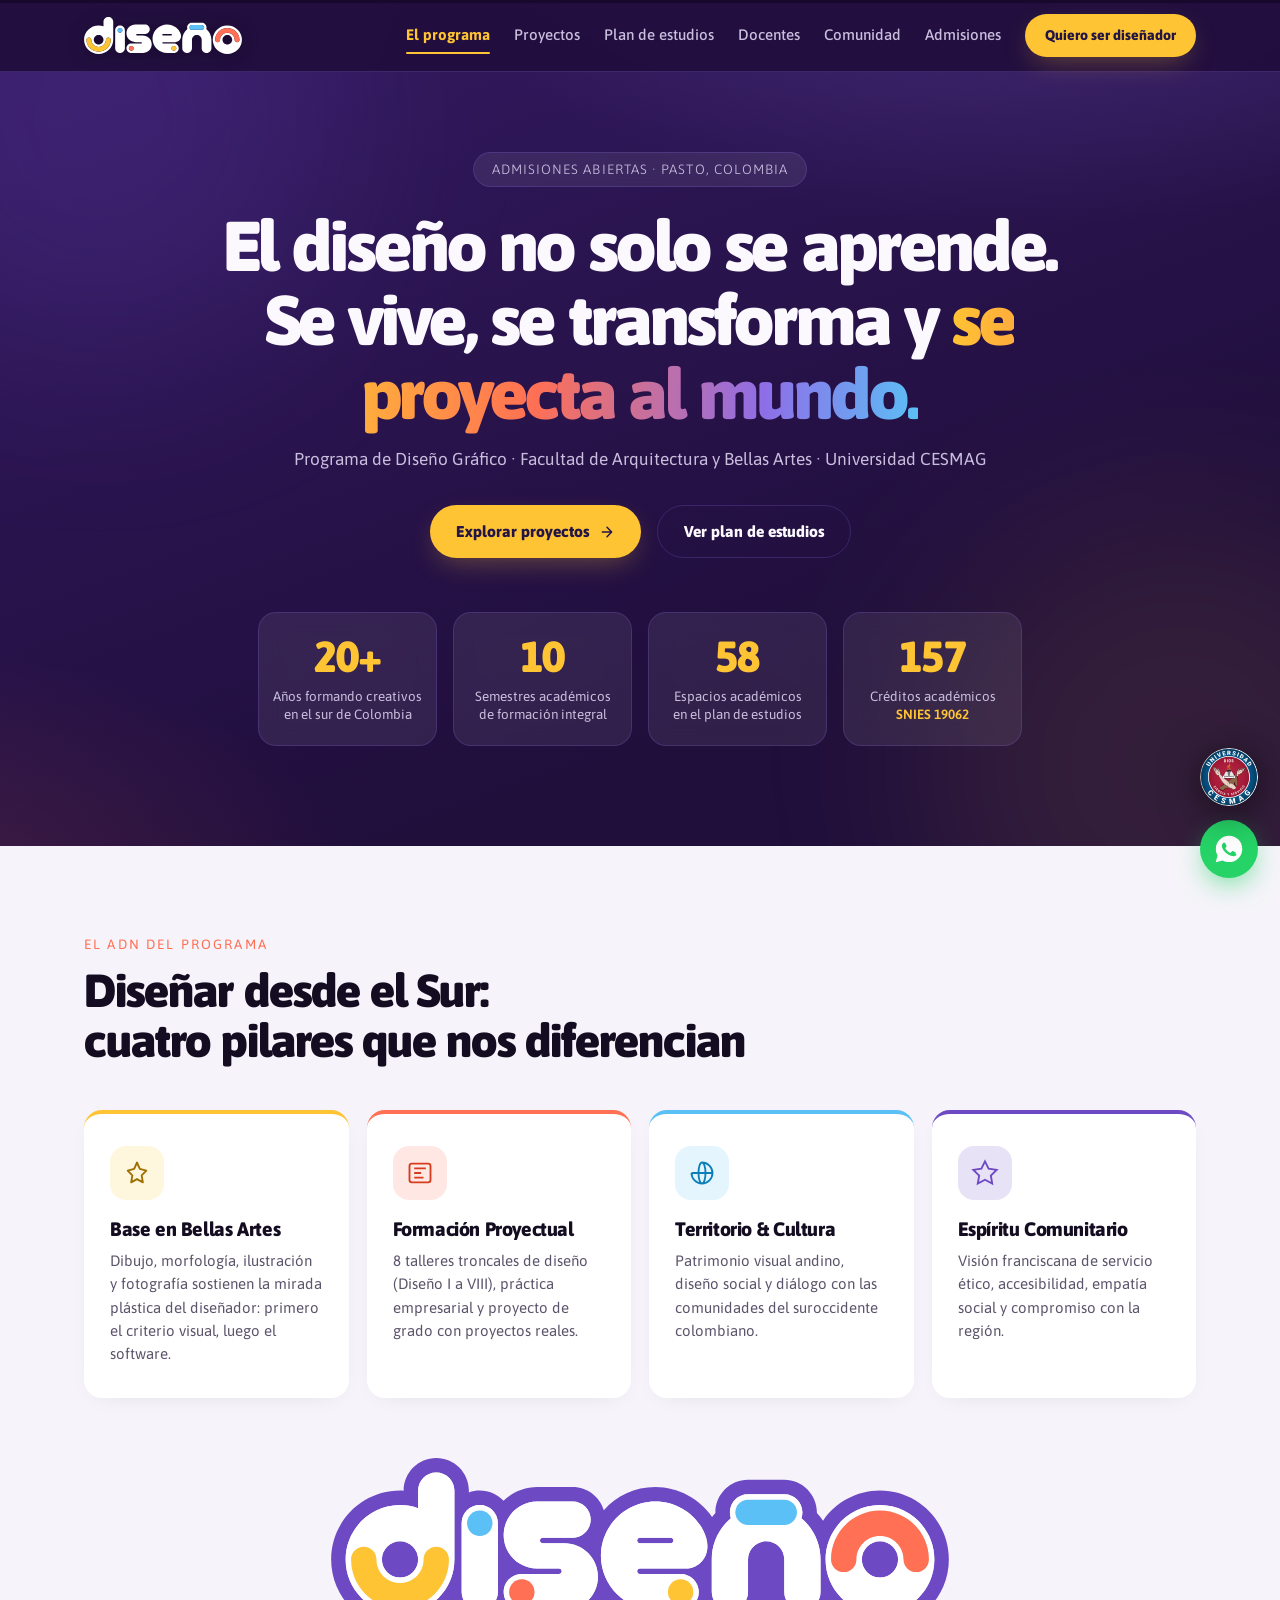
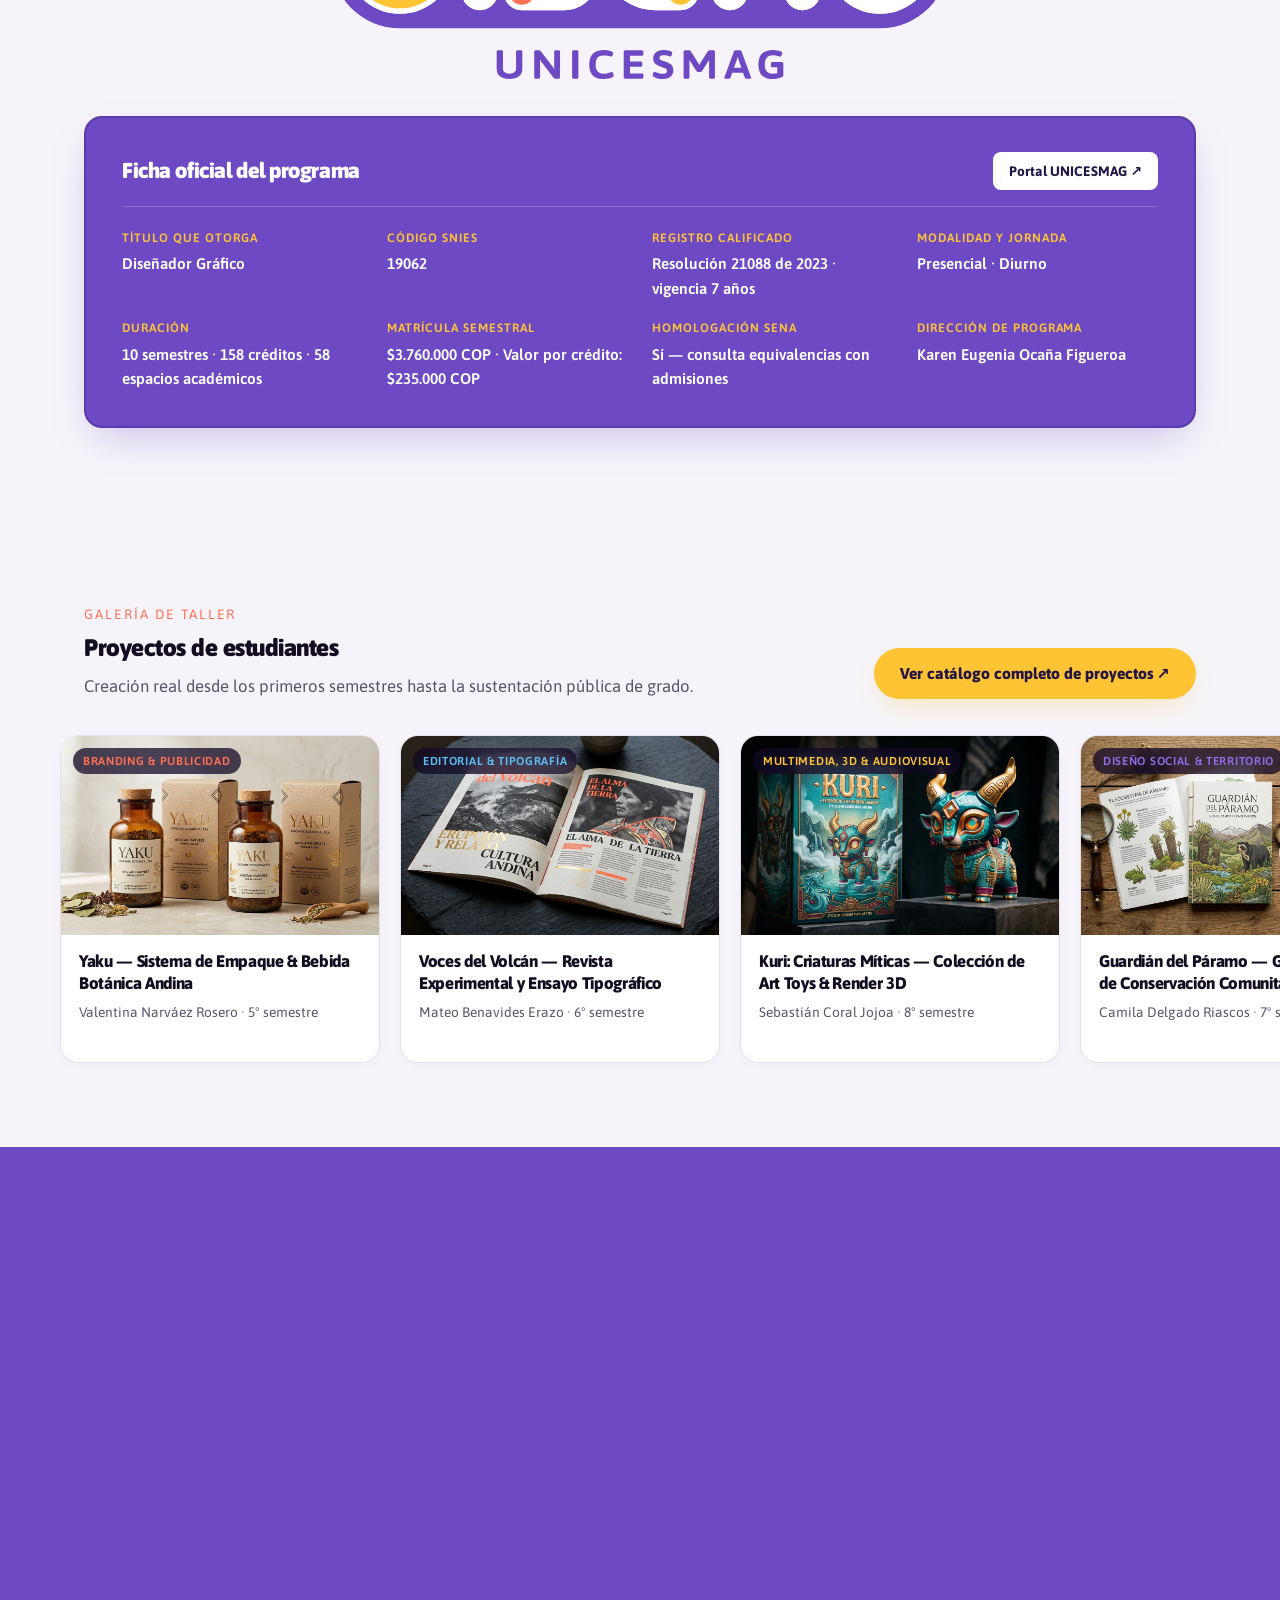
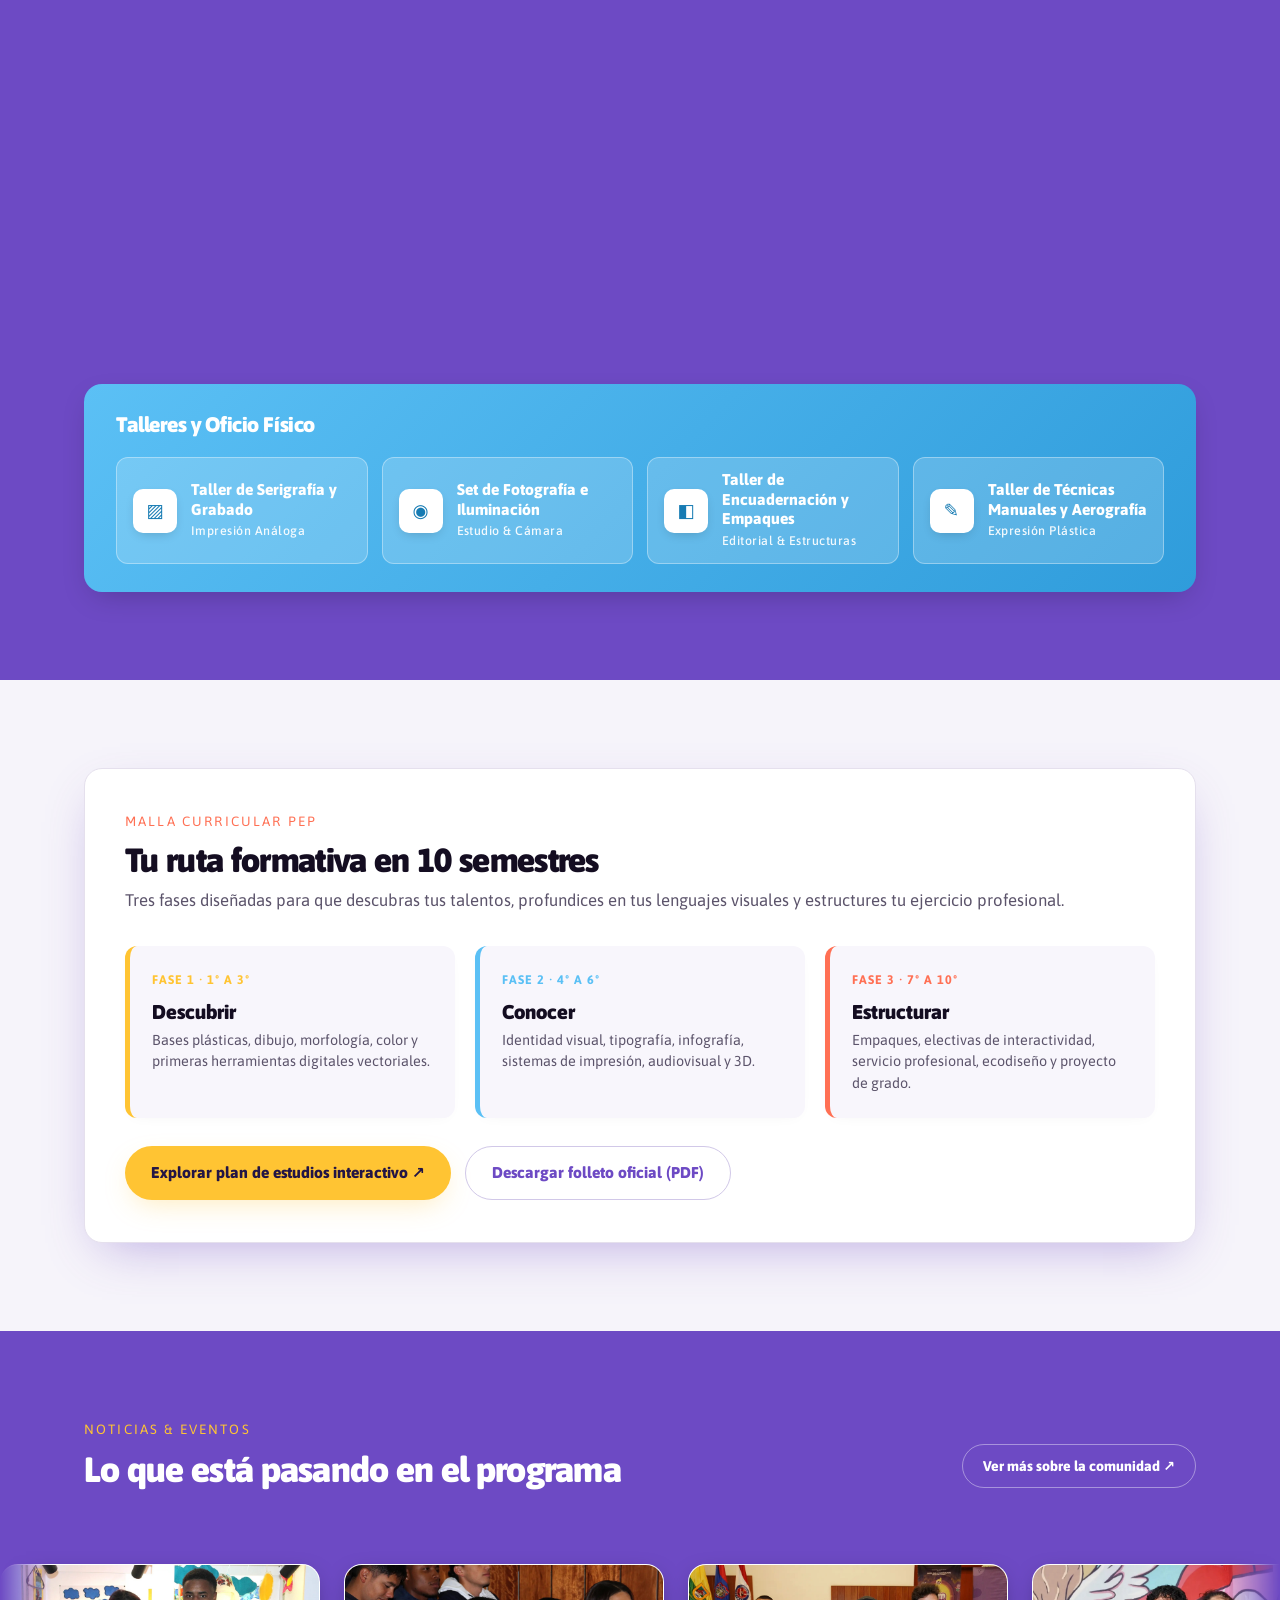
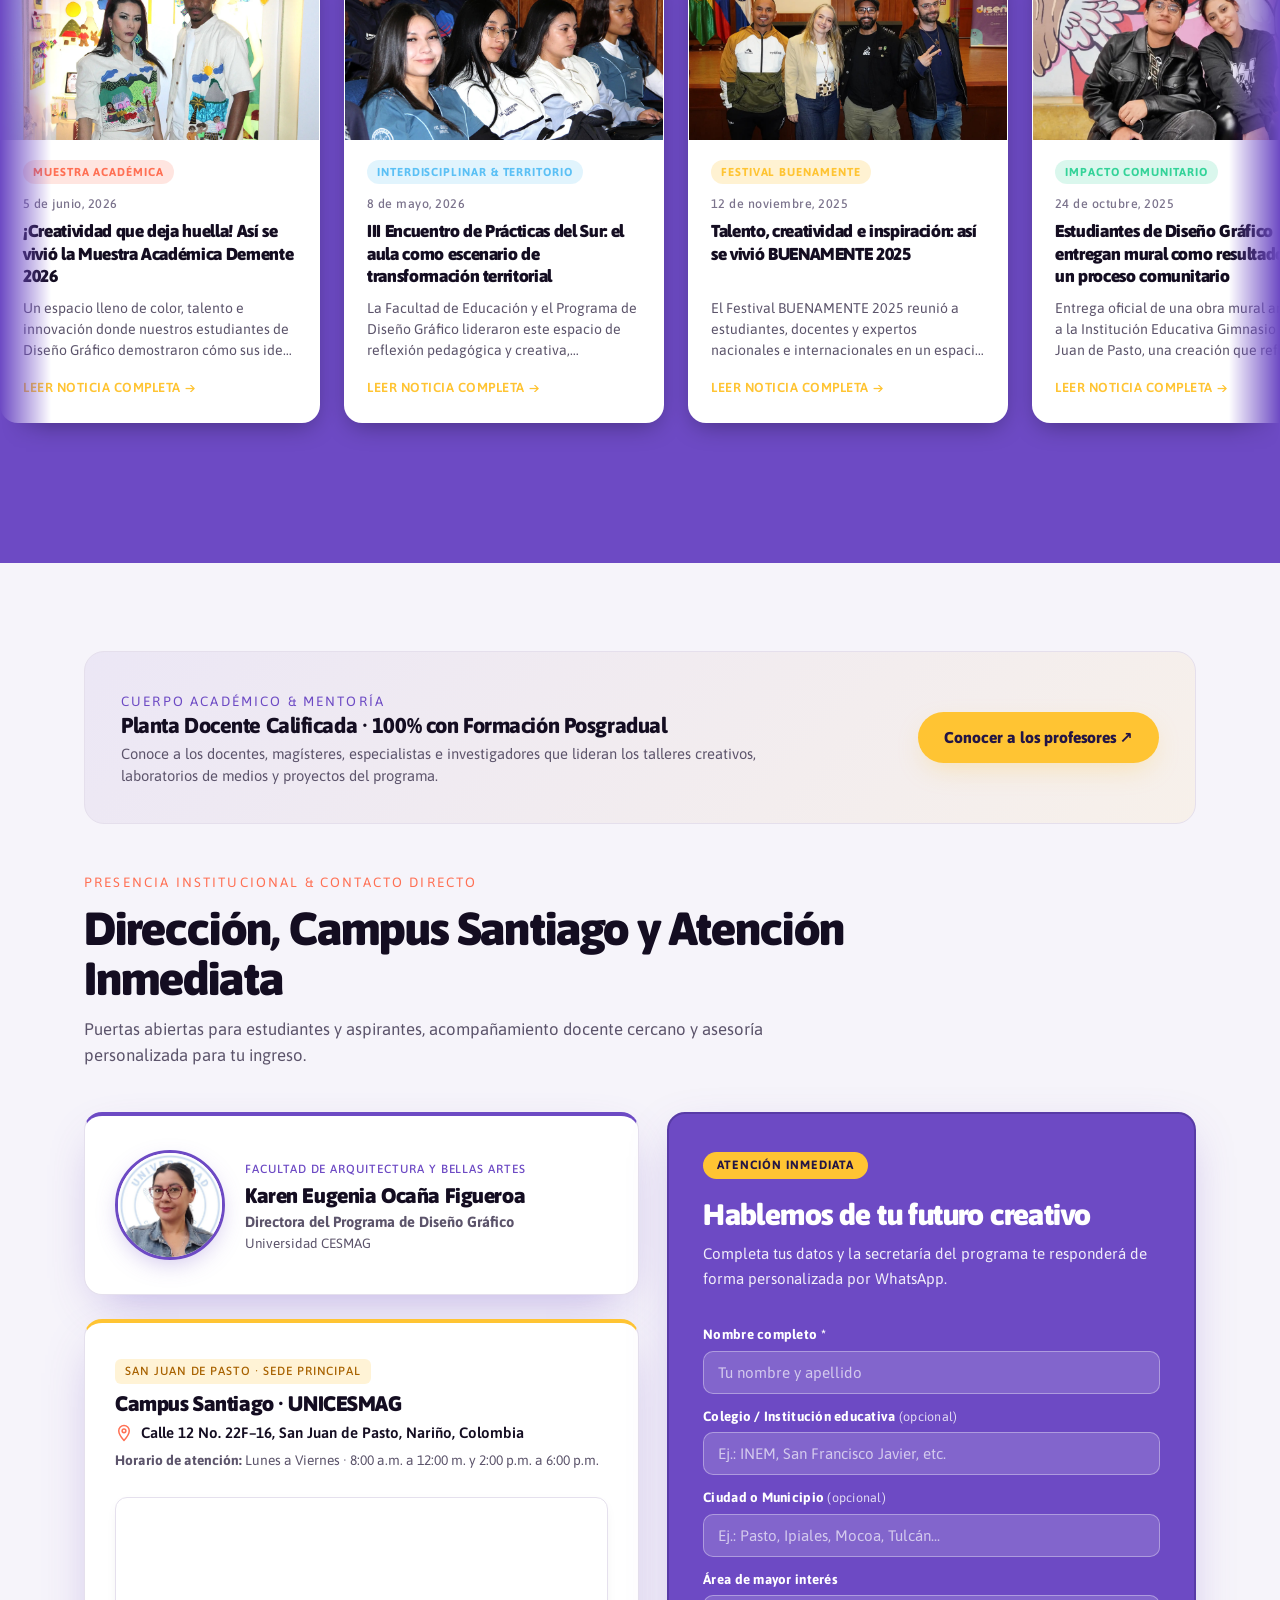
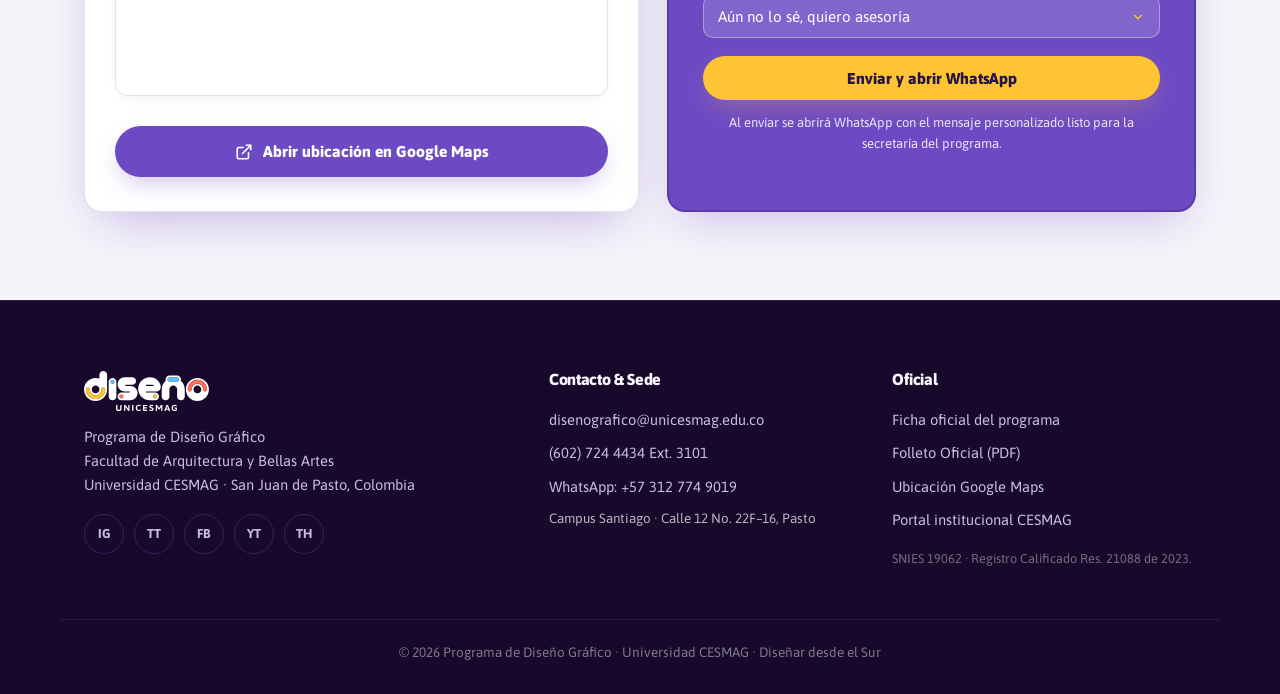
<file: index.html>
<!DOCTYPE html>
<html lang="es">
<head>
  <meta charset="UTF-8">
  <meta name="viewport" content="width=device-width, initial-scale=1.0">
  <title>Diseño Gráfico · Universidad CESMAG — El Programa</title>
  <meta name="description" content="Programa de Diseño Gráfico de la Universidad CESMAG (San Juan de Pasto). 10 semestres de formación integral con base plástica en Bellas Artes, talleres troncales y tecnología creativa.">
  <meta name="keywords" content="diseño gráfico Pasto, diseño gráfico Nariño, estudiar diseño gráfico, universidad CESMAG, tipografía, editorial, audiovisual, 3D, animación, branding">
  <meta property="og:title" content="Diseño Gráfico · Universidad CESMAG — El Programa">
  <meta property="og:description" content="Formación con base plástica en Bellas Artes y un taller de proyecto real cada semestre. Diseñar desde el Sur.">
  <meta property="og:type" content="website">
  <link rel="icon" type="image/svg+xml" href="assets/img/favicon.svg">
  <link rel="preconnect" href="https://fonts.googleapis.com">
  <link rel="preconnect" href="https://fonts.gstatic.com" crossorigin>
  <link href="https://fonts.googleapis.com/css2?family=Asap:ital,wght@0,300;0,400;0,500;0,600;0,700;0,800;0,900;1,300;1,400;1,600;1,700;1,800;1,900&display=swap" rel="stylesheet">
  <link rel="stylesheet" href="css/styles.css">
</head>
<body data-page="programa">

  <!-- ══════════════ BARRA DE PROGRESO + NAVEGACIÓN GLOBAL ══════════════ -->
  <div class="progress-bar" aria-hidden="true"><span id="progressFill"></span></div>

  <header class="nav" id="nav">
    <div class="nav__inner">
      <a href="index.html" class="brand" aria-label="Diseño UNICESMAG — inicio">
        <img src="assets/img/logo.svg" alt="Diseño UNICESMAG" class="brand__logo" width="160" height="38">
      </a>

      <nav class="nav__links" id="navLinks" aria-label="Navegación principal">
        <a href="index.html" class="nav-link is-active-page">El programa</a>
        <a href="proyectos.html" class="nav-link">Proyectos</a>
        <a href="plan-de-estudios.html" class="nav-link">Plan de estudios</a>
        <a href="docentes.html" class="nav-link">Docentes</a>
        <a href="comunidad.html" class="nav-link">Comunidad</a>
        <a href="admisiones.html" class="nav-link">Admisiones</a>
        <a href="admisiones.html" class="btn btn--primary btn--sm">Quiero ser diseñador</a>
      </nav>

      <button class="nav__burger" id="navBurger" aria-label="Abrir menú" aria-expanded="false" aria-controls="navLinks">
        <span></span><span></span><span></span>
      </button>
    </div>
  </header>

  <main>

  <!-- ══════════════ 1 · HERO ══════════════ -->
  <section class="hero" id="inicio">
    <div class="hero__bg" aria-hidden="true">
      <div class="blob blob--a"></div>
      <div class="blob blob--b"></div>
    </div>

    <div class="hero__content container">
      <p class="badge reveal">Admisiones abiertas · Pasto, Colombia</p>
      <h1 class="hero__title reveal">El diseño no solo se aprende.<br>Se vive, se transforma y <span class="grad-text">se proyecta al mundo.</span></h1>
      <p class="hero__sub reveal">Programa de Diseño Gráfico · Facultad de Arquitectura y Bellas Artes · Universidad CESMAG</p>
      <div class="hero__ctas reveal">
        <a href="proyectos.html" class="btn btn--primary">Explorar proyectos
          <svg width="16" height="16" viewBox="0 0 24 24" fill="none" aria-hidden="true"><path d="M5 12h14M12 5l7 7-7 7" stroke="currentColor" stroke-width="2.2" stroke-linecap="round" stroke-linejoin="round"/></svg>
        </a>
        <a href="plan-de-estudios.html" class="btn btn--ghost">Ver plan de estudios</a>
      </div>
    </div>

    <!-- CIFRAS DEL PROGRAMA -->
    <div class="stats container reveal">
      <div class="stat"><span class="stat__num" data-count="20" data-suffix="+">0</span><span class="stat__label">Años formando creativos<br>en el sur de Colombia</span></div>
      <div class="stat"><span class="stat__num" data-count="10" data-suffix="">0</span><span class="stat__label">Semestres académicos<br>de formación integral</span></div>
      <div class="stat"><span class="stat__num" data-count="58" data-suffix="">0</span><span class="stat__label">Espacios académicos<br>en el plan de estudios</span></div>
      <div class="stat"><span class="stat__num" data-count="157" data-suffix="">0</span><span class="stat__label">Créditos académicos<br><strong>SNIES 19062</strong></span></div>
    </div>
  </section>

  <!-- ══════════════ 2 · PILARES FORMATIVOS ══════════════ -->
  <section class="section section--light" id="pilares">
    <div class="container">
      <header class="section__head reveal">
        <p class="kicker">El ADN del programa</p>
        <h2>Diseñar desde el Sur:<br>cuatro pilares que nos diferencian</h2>
      </header>

      <div class="pillars">
        <article class="pillar reveal">
          <div class="pillar__icon" aria-hidden="true">
            <svg width="28" height="28" viewBox="0 0 24 24" fill="none"><path d="M12 3l2.4 5.4L20 10l-4 4 1 6-5-2.8L7 20l1-6-4-4 5.6-1.6L12 3z" stroke="currentColor" stroke-width="1.6" stroke-linejoin="round"/></svg>
          </div>
          <h3>Base en Bellas Artes</h3>
          <p>Dibujo, morfología, ilustración y fotografía sostienen la mirada plástica del diseñador: primero el criterio visual, luego el software.</p>
        </article>
        <article class="pillar reveal">
          <div class="pillar__icon pillar__icon--b" aria-hidden="true">
            <svg width="28" height="28" viewBox="0 0 24 24" fill="none"><rect x="3" y="4" width="18" height="16" rx="2" stroke="currentColor" stroke-width="1.6"/><path d="M7 8h10M7 12h6M7 16h8" stroke="currentColor" stroke-width="1.6"/></svg>
          </div>
          <h3>Formación Proyectual</h3>
          <p>8 talleres troncales de diseño (Diseño I a VIII), práctica empresarial y proyecto de grado con proyectos reales.</p>
        </article>
        <article class="pillar reveal">
          <div class="pillar__icon pillar__icon--c" aria-hidden="true">
            <svg width="28" height="28" viewBox="0 0 24 24" fill="none"><path d="M21 12a9 9 0 01-9 9m9-9a9 9 0 00-9-9m9 9H3m9 9a9 9 0 01-9-9m9 9c1.66 0 3-4.03 3-9s-1.34-9-3-9m0 18c-1.66 0-3-4.03-3-9s1.34-9 3-9" stroke="currentColor" stroke-width="1.6"/></svg>
          </div>
          <h3>Territorio &amp; Cultura</h3>
          <p>Patrimonio visual andino, diseño social y diálogo con las comunidades del suroccidente colombiano.</p>
        </article>
        <article class="pillar reveal">
          <div class="pillar__icon pillar__icon--d" aria-hidden="true">
            <svg width="28" height="28" viewBox="0 0 24 24" fill="none"><path d="M12 2l3.09 6.26L22 9.27l-5 4.87 1.18 6.88L12 17.77l-6.18 3.25L7 14.14 2 9.27l6.91-1.01L12 2z" stroke="currentColor" stroke-width="1.6"/></svg>
          </div>
          <h3>Espíritu Comunitario</h3>
          <p>Visión franciscana de servicio ético, accesibilidad, empatía social y compromiso con la región.</p>
        </article>
      </div>

      <!-- LOGO OFICIAL DEL PROGRAMA EN GRANDE (LIBRE Y PROTAGÓNICO) -->
      <div class="programa-hero-logo reveal">
        <img src="assets/img/diseno-unicesmag.svg" alt="Diseño Gráfico — Universidad CESMAG" class="programa-hero-logo__img" width="580" height="208" loading="lazy">
      </div>

      <!-- FICHA OFICIAL -->
      <article class="ficha reveal">
        <div class="ficha__head">
          <h3>Ficha oficial del programa</h3>
          <a class="ficha__src" href="https://www.unicesmag.edu.co/pregrado/diseno-grafico/" target="_blank" rel="noopener">Portal UNICESMAG ↗</a>
        </div>
        <dl class="ficha__grid" id="fichaGrid"></dl>
      </article>
    </div>
  </section>

  <!-- ══════════════ 3 · CINTA CONTINUA DE PROYECTOS DE ESTUDIANTES ══════════════ -->
  <section class="section section--light section--tape" id="proyectos-showcase">
    <div class="container">
      <div class="tape-header reveal">
        <div class="tape-header__text">
          <p class="kicker">Galería de Taller</p>
          <h2>Proyectos de estudiantes</h2>
          <p class="section__sub">Creación real desde los primeros semestres hasta la sustentación pública de grado.</p>
        </div>
        <a href="proyectos.html" class="btn btn--primary btn--tape-cta">Ver catálogo completo de proyectos ↗</a>
      </div>
    </div>
    
    <!-- Tira horizontal interactiva -->
    <div class="tape-viewport">
      <div class="tape-track" id="tapeTrack"></div>
    </div>
  </section>

  <!-- ══════════════ 4 · HERRAMIENTAS DEL OFICIO (SOFTWARE & TECNOLOGÍAS) ══════════════ -->
  <section class="section section--morado" id="herramientas-software">
    <div class="container">
      <header class="section__head reveal">
        <p class="kicker" style="color: var(--amarillo);">Tecnología &amp; Oficio Real</p>
        <h2 style="color: var(--white);">Las herramientas del diseñador</h2>
        <p class="section__sub" style="color: rgba(255,255,255,0.9);">Lo que aprendes y utilizas desde el primer semestre: las aplicaciones estándar de la industria creativa mundial y los talleres de producción análoga.</p>
      </header>

      <div class="apps-sections-grid" id="appsSectionsGrid"></div>
    </div>
  </section>

  <!-- ══════════════ 5 · GANCHO AL PLAN DE ESTUDIOS ══════════════ -->
  <section class="section section--light" id="plan-teaser">
    <div class="container">
      <div class="teaser-card reveal">
        <p class="kicker">Malla Curricular PEP</p>
        <h2 style="font-size: 2.1rem;">Tu ruta formativa en 10 semestres</h2>
        <p style="color: var(--ink-soft); margin-top: 8px; font-size: 1.05rem;">Tres fases diseñadas para que descubras tus talentos, profundices en tus lenguajes visuales y estructures tu ejercicio profesional.</p>
        
        <div class="teaser-fases">
          <div class="tf-item">
            <span class="tf-badge" style="color:#ffc433;">Fase 1 · 1º a 3º</span>
            <strong>Descubrir</strong>
            <p>Bases plásticas, dibujo, morfología, color y primeras herramientas digitales vectoriales.</p>
          </div>
          <div class="tf-item">
            <span class="tf-badge" style="color:#5bc0f5;">Fase 2 · 4º a 6º</span>
            <strong>Conocer</strong>
            <p>Identidad visual, tipografía, infografía, sistemas de impresión, audiovisual y 3D.</p>
          </div>
          <div class="tf-item">
            <div class="tf-badge" style="color:#ff7054;">Fase 3 · 7º a 10º</div>
            <strong>Estructurar</strong>
            <p>Empaques, electivas de interactividad, servicio profesional, ecodiseño y proyecto de grado.</p>
          </div>
        </div>

        <div class="teaser-card__ctas">
          <a href="plan-de-estudios.html" class="btn btn--primary">Explorar plan de estudios interactivo ↗</a>
          <a href="https://www.unicesmag.edu.co/recursos/uploads/2025/07/Diseno-UNICESMAG-2025.pdf" target="_blank" rel="noopener" class="btn btn--ghost" style="color: var(--morado); border-color: #d1c8e8;">Descargar folleto oficial (PDF)</a>
        </div>
      </div>
    </div>
  </section>

  <!-- ══════════════ 6 · NOTICIAS Y EVENTOS DEL PROGRAMA ══════════════ -->
  <section class="section section--morado" id="noticias-eventos">
    <div class="news__header container reveal">
      <div>
        <p class="kicker" style="color: var(--amarillo);">Noticias &amp; Eventos</p>
        <h2 style="color: var(--white);">Lo que está pasando en el programa</h2>
      </div>
      <a href="comunidad.html" class="btn btn--ghost btn--sm" style="flex-shrink:0; color: var(--white); border-color: rgba(255,255,255,0.4);">Ver más sobre la comunidad ↗</a>
    </div>

    <div class="news-carousel-wrap">
      <div class="news-track" id="newsTrack">
        <!-- Renderizado dinámicamente desde NOTICIAS en data.js -->
      </div>
    </div>
  </section>

  <!-- ══════════════ 7 · PRESENCIA INSTITUCIONAL & ATENCIÓN INMEDIATA ══════════════ -->
  <section class="section section--light" id="direccion-ubicacion">
    <div class="container">
      <!-- Banner Teaser Docentes -->
      <div class="docentes-teaser-box reveal" style="margin-top: 0; margin-bottom: 48px;">
        <div class="docentes-teaser-box__content">
          <span class="kicker" style="color: var(--morado);">Cuerpo Académico &amp; Mentoría</span>
          <h3>Planta Docente Calificada · 100% con Formación Posgradual</h3>
          <p>Conoce a los docentes, magísteres, especialistas e investigadores que lideran los talleres creativos, laboratorios de medios y proyectos del programa.</p>
        </div>
        <a href="docentes.html" class="btn btn--primary">Conocer a los profesores ↗</a>
      </div>

      <header class="section__head reveal">
        <p class="kicker">Presencia Institucional &amp; Contacto Directo</p>
        <h2>Dirección, Campus Santiago y Atención Inmediata</h2>
        <p class="section__sub">Puertas abiertas para estudiantes y aspirantes, acompañamiento docente cercano y asesoría personalizada para tu ingreso.</p>
      </header>

      <div class="presencia-layout">
        <!-- COLUMNA IZQUIERDA: Directora + Campus Santiago -->
        <div class="presencia-col-left">
          <!-- 1. Tarjeta Dirección del Programa -->
          <article class="dir-card reveal">
            <div class="dir-card__profile">
              <div class="dir-card__avatar">
                <img src="assets/img/karen.jpg" alt="Karen Eugenia Ocaña Figueroa — Directora del Programa de Diseño Gráfico" width="160" height="160">
              </div>
              <div class="dir-card__meta">
                <span class="dir-card__tag">Facultad de Arquitectura y Bellas Artes</span>
                <h3>Karen Eugenia Ocaña Figueroa</h3>
                <p class="dir-card__cargo">Directora del Programa de Diseño Gráfico</p>
                <p class="dir-card__univ">Universidad CESMAG</p>
              </div>
            </div>
          </article>

          <!-- 2. Tarjeta Ubicación Campus Santiago -->
          <article class="ubi-card reveal">
            <div class="ubi-card__head">
              <span class="ubi-card__tag">San Juan de Pasto · Sede Principal</span>
              <h3>Campus Santiago · UNICESMAG</h3>
              <p class="ubi-card__address">
                <svg width="18" height="18" viewBox="0 0 24 24" fill="none" aria-hidden="true"><path d="M12 2C8.13 2 5 5.13 5 9c0 5.25 7 13 7 13s7-7.75 7-13c0-3.87-3.13-7-7-7z" stroke="currentColor" stroke-width="2" stroke-linecap="round" stroke-linejoin="round"/><circle cx="12" cy="9" r="2.5" stroke="currentColor" stroke-width="2"/></svg>
                Calle 12 No. 22F–16, San Juan de Pasto, Nariño, Colombia
              </p>
              <p class="ubi-card__hours"><strong>Horario de atención:</strong> Lunes a Viernes · 8:00 a.m. a 12:00 m. y 2:00 p.m. a 6:00 p.m.</p>
            </div>

            <div class="ubi-card__map">
              <iframe 
                src="https://www.google.com/maps/embed?pb=!1m18!1m12!1m3!1d3988.887169429188!2d-77.2847669!3d1.2144783!2m3!1f0!2f0!3f0!3m2!1i1024!2i768!4f13.1!3m3!1m2!1s0x8e2ed485521b446f%3A0x6b4f7065ff48cb64!2sUniversidad%20CESMAG%20Campus%20Santiago!5e0!3m2!1ses!2sco!4v1724368000000!5m2!1ses!2sco" 
                width="100%" 
                height="190" 
                style="border:0; border-radius: 12px;" 
                allowfullscreen="" 
                loading="lazy" 
                referrerpolicy="no-referrer-when-downgrade"
                title="Ubicación Universidad CESMAG Campus Santiago">
              </iframe>
            </div>

            <div class="ubi-card__foot">
              <a href="https://maps.app.goo.gl/EoxVH21NMHYLb9up7" target="_blank" rel="noopener" class="btn btn--full btn--map">
                <svg width="18" height="18" viewBox="0 0 24 24" fill="none" aria-hidden="true"><path d="M18 13v6a2 2 0 01-2 2H5a2 2 0 01-2-2V8a2 2 0 012-2h6M15 3h6v6M10 14L21 3" stroke="currentColor" stroke-width="2.2" stroke-linecap="round" stroke-linejoin="round"/></svg>
                Abrir ubicación en Google Maps
              </a>
            </div>
          </article>
        </div>

        <!-- COLUMNA DERECHA: Formulario Morado Oficial -->
        <div class="presencia-col-right">
          <article class="card-teaser card-teaser--form reveal">
            <span class="card-teaser__tag" style="background:var(--amarillo);color:var(--morado-deep);">Atención Inmediata</span>
            <h3 class="form-title-impact">Hablemos de tu futuro creativo</h3>
            <p>Completa tus datos y la secretaría del programa te responderá de forma personalizada por WhatsApp.</p>
            <form id="contactForm">
              <label for="fName">Nombre completo *</label>
              <input id="fName" name="nombre" type="text" required placeholder="Tu nombre y apellido">
              
              <label for="fSchool">Colegio / Institución educativa <span class="lbl-opt">(opcional)</span></label>
              <input id="fSchool" name="colegio" type="text" placeholder="Ej.: INEM, San Francisco Javier, etc.">

              <label for="fCity">Ciudad o Municipio <span class="lbl-opt">(opcional)</span></label>
              <input id="fCity" name="ciudad" type="text" placeholder="Ej.: Pasto, Ipiales, Mocoa, Tulcán...">

              <label for="fFocus">Área de mayor interés</label>
              <select id="fFocus" name="interes">
                <option value="Aún no lo sé, quiero asesoría" selected>Aún no lo sé, quiero asesoría</option>
                <option value="Tipografía y editorial">Tipografía y editorial</option>
                <option value="Identidad visual y marca (Branding)">Identidad visual y marca (Branding)</option>
                <option value="Ilustración y arte digital">Ilustración y arte digital</option>
                <option value="Fotografía y dirección de arte">Fotografía y dirección de arte</option>
                <option value="Audiovisual y animación 2D">Audiovisual y animación 2D</option>
                <option value="3D y creación interactiva / Videojuegos">3D y creación interactiva / Videojuegos</option>
                <option value="Diseño social, territorio y ecodiseño">Diseño social, territorio y ecodiseño</option>
              </select>

              <button type="submit" class="btn btn--primary btn--full" style="margin-top: 18px;">Enviar y abrir WhatsApp</button>
              <p style="margin-top: 12px; font-size: .82rem; color: rgba(255,255,255,0.85); text-align: center;">Al enviar se abrirá WhatsApp con el mensaje personalizado listo para la secretaría del programa.</p>
            </form>
          </article>
        </div>
      </div>
    </div>
  </section>

  </main>

  <!-- ══════════════ FOOTER GLOBAL ══════════════ -->
  <footer class="footer">
    <div class="container footer__inner">
      <div class="footer__brand">
        <img src="assets/img/logo-completo.svg" alt="Diseño Gráfico UNICESMAG" class="footer__logo" width="180" height="52" loading="lazy">
        <p>Programa de Diseño Gráfico<br>Facultad de Arquitectura y Bellas Artes<br>Universidad CESMAG · San Juan de Pasto, Colombia</p>
        <div class="footer__social">
          <a href="#" aria-label="Instagram del programa">IG</a>
          <a href="#" aria-label="TikTok del programa">TT</a>
          <a href="#" aria-label="Facebook del programa">FB</a>
          <a href="#" aria-label="YouTube">YT</a>
          <a href="#" aria-label="Threads del programa">TH</a>
        </div>
      </div>
      <div class="footer__links">
        <h4>Contacto &amp; Sede</h4>
        <a href="mailto:disenografico@unicesmag.edu.co">disenografico@unicesmag.edu.co</a>
        <a href="tel:+576027244434">(602) 724 4434 Ext. 3101</a>
        <a href="https://wa.me/573127749019" target="_blank" rel="noopener">WhatsApp: +57 312 774 9019</a>
        <p style="font-size: .84rem; color: rgba(255,255,255,0.7); margin-top: 6px; line-height: 1.4;">Campus Santiago · Calle 12 No. 22F–16, Pasto</p>
      </div>
      <div class="footer__links">
        <h4>Oficial</h4>
        <a href="https://www.unicesmag.edu.co/pregrado/diseno-grafico/" target="_blank" rel="noopener">Ficha oficial del programa</a>
        <a href="https://www.unicesmag.edu.co/recursos/uploads/2025/07/Diseno-UNICESMAG-2025.pdf" target="_blank" rel="noopener">Folleto Oficial (PDF)</a>
        <a href="https://maps.app.goo.gl/EoxVH21NMHYLb9up7" target="_blank" rel="noopener">Ubicación Google Maps</a>
        <a href="https://www.unicesmag.edu.co" target="_blank" rel="noopener">Portal institucional CESMAG</a>
        <p class="footer__legal">SNIES 19062 · Registro Calificado Res. 21088 de 2023.</p>
      </div>
    </div>
    <div class="footer__bottom container">
      <p>© <span id="year"></span> Programa de Diseño Gráfico · Universidad CESMAG · Diseñar desde el Sur</p>
    </div>
  </footer>

  <!-- Botones de Acción Flotantes (CESMAG Institucional + WhatsApp) -->
  <aside class="floating-actions" aria-label="Acciones rápidas">
    <a href="https://www.unicesmag.edu.co/pregrado/diseno-grafico/" class="float-btn float-btn--cesmag" target="_blank" rel="noopener" aria-label="Visitar portal oficial UNICESMAG" title="Portal Institucional UNICESMAG">
      <img src="assets/img/cesmag.svg" alt="UNICESMAG" width="58" height="58">
    </a>
    <a href="#" id="waFloat" class="float-btn float-btn--wa" aria-label="Chatear por WhatsApp con la secretaría del programa" title="Chatear por WhatsApp con la secretaría del programa" target="_blank" rel="noopener">
      <svg width="32" height="32" viewBox="0 0 24 24" fill="currentColor" aria-hidden="true"><path d="M12.04 2c-5.46 0-9.91 4.45-9.91 9.91 0 1.75.46 3.45 1.32 4.95L2.05 22l5.25-1.38c1.45.79 3.08 1.21 4.74 1.21 5.46 0 9.91-4.45 9.91-9.91 0-2.65-1.03-5.14-2.9-7.01A9.816 9.816 0 0012.04 2zm5.78 14.07c-.24.68-1.4 1.29-1.92 1.34-.51.05-1.17.07-3.79-.99-2.62-1.06-4.3-3.73-4.43-3.9-.13-.17-1.06-1.41-1.06-2.69s.67-1.91.91-2.17c.24-.26.52-.33.69-.33.17 0 .34 0 .49.01.16.01.37-.06.58.44.22.52.75 1.83.82 1.96.07.13.11.29.02.47-.09.18-.13.29-.26.44-.13.15-.28.34-.4.46-.13.13-.27.27-.12.53.15.26.68 1.12 1.45 1.81.99.88 1.83 1.15 2.09 1.28.26.13.41.11.56-.06.15-.17.65-.76.82-1.02.17-.26.35-.22.58-.13.24.09 1.51.71 1.77.84.26.13.43.19.49.3.06.11.06.66-.18 1.34z"/></svg>
    </a>
  </aside>

  <!-- Modal de Proyecto -->
  <div class="modal" id="projectModal" role="dialog" aria-modal="true" aria-labelledby="modalTitle" hidden>
    <div class="modal__backdrop" data-close></div>
    <div class="modal__card">
      <button class="modal__close" data-close aria-label="Cerrar">✕</button>
      <div class="modal__cover" id="modalCover"></div>
      <div class="modal__body">
        <span class="modal__cat" id="modalCat"></span>
        <h3 id="modalTitle"></h3>
        <p id="modalDesc"></p>
        <dl class="modal__meta" id="modalMeta"></dl>
      </div>
    </div>
  </div>

  <!-- Modal de Noticia -->
  <div class="modal" id="newsModal" role="dialog" aria-modal="true" aria-labelledby="newsModalTitle" hidden>
    <div class="modal__backdrop" data-close></div>
    <div class="modal__card modal__card--news">
      <button class="modal__close" data-close aria-label="Cerrar">✕</button>
      <div class="modal__cover news-modal__cover" id="newsModalCover"></div>
      <div class="modal__body">
        <div class="news-modal__meta-top">
          <span class="newsCard__tag" id="newsModalTag"></span>
          <span class="newsCard__date" id="newsModalDate"></span>
        </div>
        <h3 id="newsModalTitle"></h3>
        <p id="newsModalDesc" class="news-modal__desc"></p>
        <div class="news-modal__footer">
          <span class="news-modal__badge">Programa de Diseño Gráfico · UNICESMAG</span>
          <button class="btn btn--primary btn--sm" data-close>Cerrar</button>
        </div>
      </div>
    </div>
  </div>

  <script src="js/data.js"></script>
  <script src="js/main.js"></script>
</body>
</html>
</file>
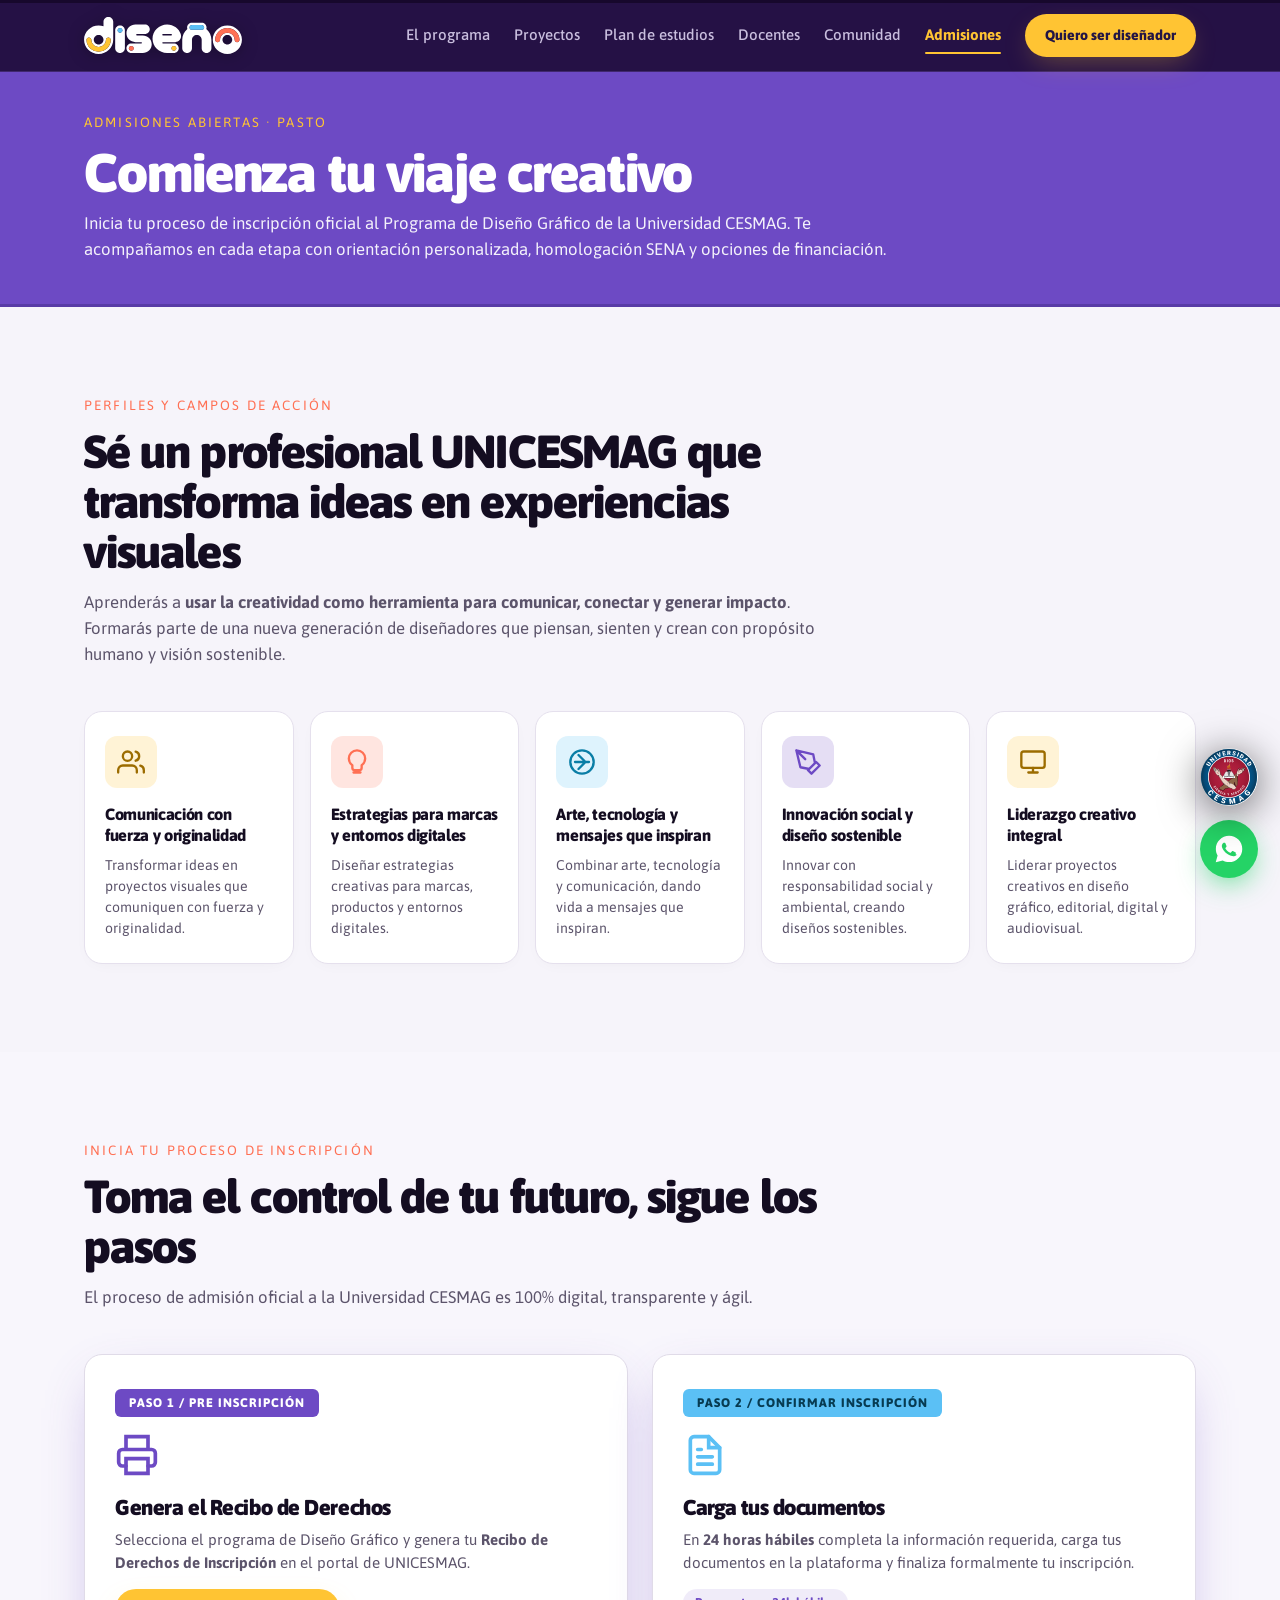
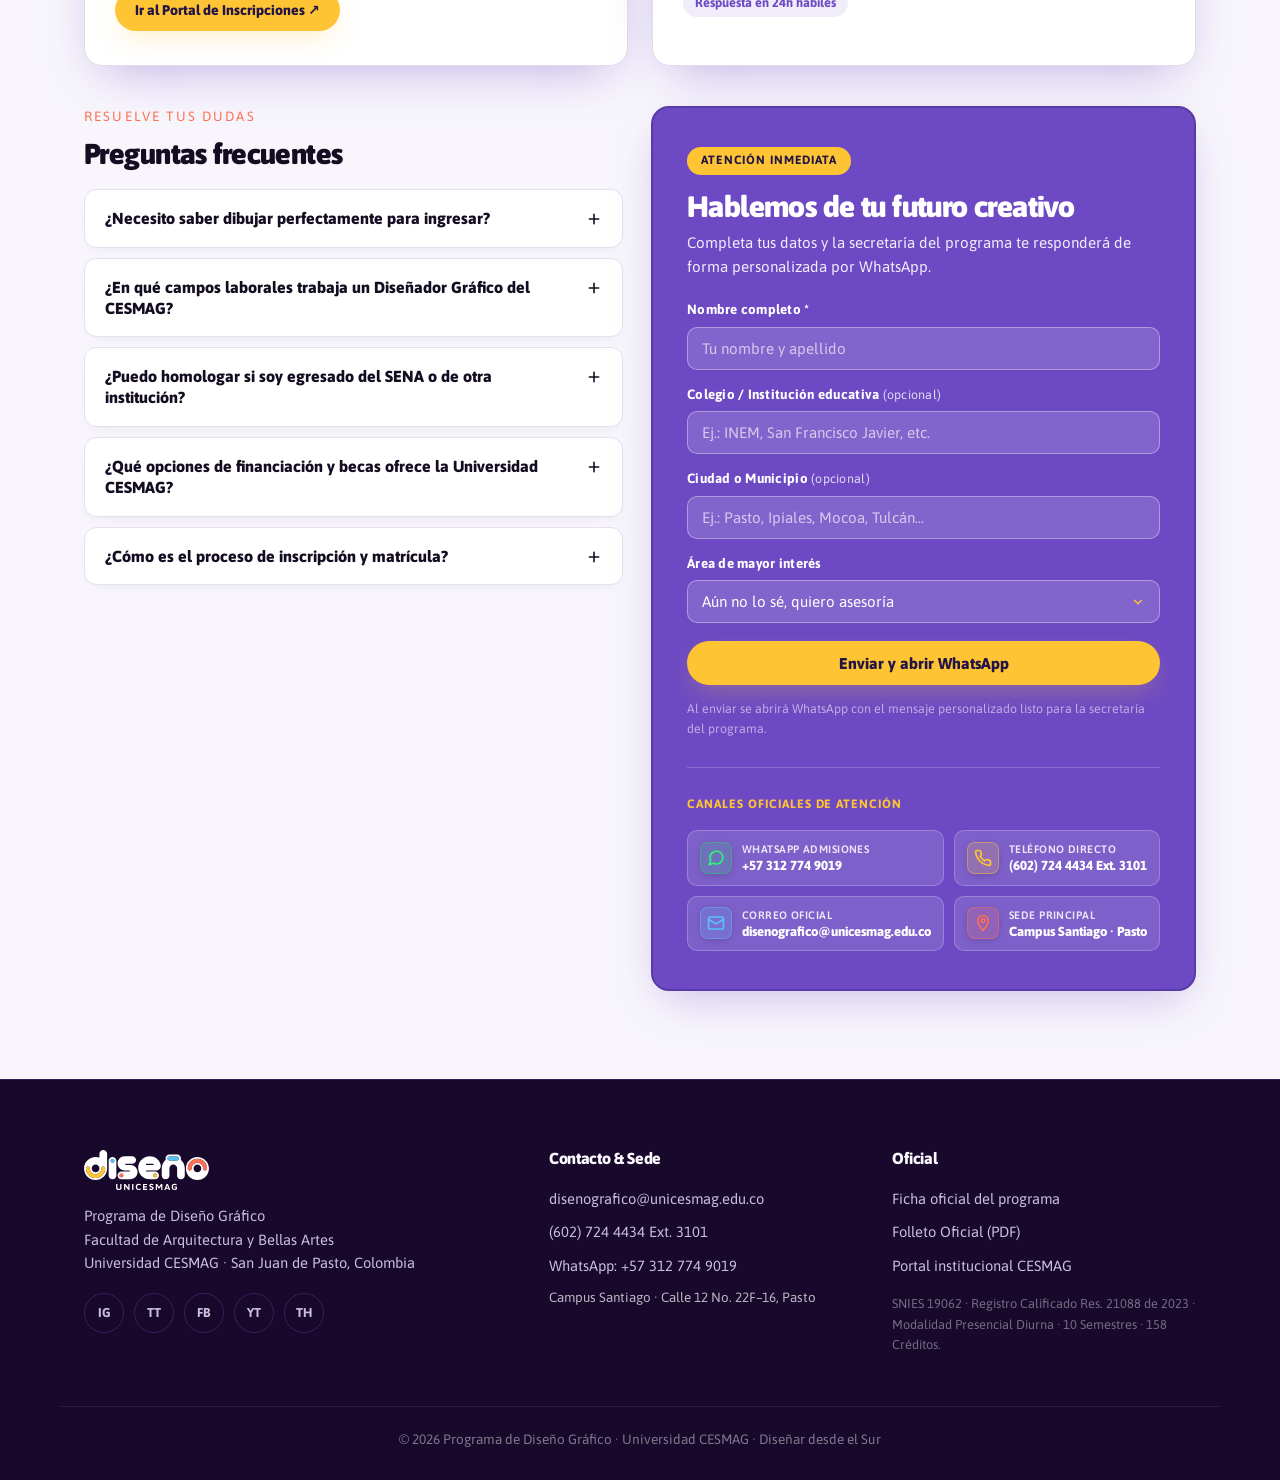
<file: admisiones.html>
<!DOCTYPE html>
<html lang="es">
<head>
  <meta charset="UTF-8">
  <meta name="viewport" content="width=device-width, initial-scale=1.0">
  <title>Admisiones &amp; Perfiles · Diseño Gráfico UNICESMAG</title>
  <meta name="description" content="Inicia tu proceso de inscripción oficial, conoce los campos de acción, homologación SENA, financiación y preguntas frecuentes del Programa de Diseño Gráfico de la Universidad CESMAG.">
  <link rel="icon" type="image/svg+xml" href="assets/img/favicon.svg">
  <link rel="preconnect" href="https://fonts.googleapis.com">
  <link rel="preconnect" href="https://fonts.gstatic.com" crossorigin>
  <link href="https://fonts.googleapis.com/css2?family=Asap:ital,wght@0,300;0,400;0,500;0,600;0,700;0,800;0,900;1,300;1,400;1,600;1,700;1,800;1,900&display=swap" rel="stylesheet">
  <link rel="stylesheet" href="css/styles.css">
</head>
<body data-page="admisiones">

  <!-- ══════════════ BARRA DE PROGRESO + NAVEGACIÓN GLOBAL ══════════════ -->
  <div class="progress-bar" aria-hidden="true"><span id="progressFill"></span></div>

  <header class="nav" id="nav">
    <div class="nav__inner">
      <a href="index.html" class="brand" aria-label="Diseño UNICESMAG — inicio">
        <img src="assets/img/logo.svg" alt="Diseño UNICESMAG" class="brand__logo" width="160" height="38">
      </a>

      <nav class="nav__links" id="navLinks" aria-label="Navegación principal">
        <a href="index.html" class="nav-link">El programa</a>
        <a href="proyectos.html" class="nav-link">Proyectos</a>
        <a href="plan-de-estudios.html" class="nav-link">Plan de estudios</a>
        <a href="docentes.html" class="nav-link">Docentes</a>
        <a href="comunidad.html" class="nav-link">Comunidad</a>
        <a href="admisiones.html" class="nav-link is-active-page">Admisiones</a>
        <a href="admisiones.html" class="btn btn--primary btn--sm">Quiero ser diseñador</a>
      </nav>

      <button class="nav__burger" id="navBurger" aria-label="Abrir menú" aria-expanded="false" aria-controls="navLinks">
        <span></span><span></span><span></span>
      </button>
    </div>
  </header>

  <main>

  <!-- ══════════════ CABECERA DE ADMISIONES ══════════════ -->
  <section class="page-header section--dark">
    <div class="container">
      <p class="kicker">Admisiones Abiertas · Pasto</p>
      <h1 class="page-header__title">Comienza tu viaje creativo</h1>
      <p class="page-header__sub">Inicia tu proceso de inscripción oficial al Programa de Diseño Gráfico de la Universidad CESMAG. Te acompañamos en cada etapa con orientación personalizada, homologación SENA y opciones de financiación.</p>
    </div>
  </section>

  <!-- ══════════════ PERFILES Y CAMPOS DE ACCIÓN ══════════════ -->
  <section class="section section--light" id="perfiles-campos">
    <div class="container">
      <header class="section__head reveal">
        <p class="kicker">Perfiles y Campos de Acción</p>
        <h2>Sé un profesional UNICESMAG que transforma ideas en experiencias visuales</h2>
        <p class="section__sub">Aprenderás a <strong>usar la creatividad como herramienta para comunicar, conectar y generar impacto</strong>. Formarás parte de una nueva generación de diseñadores que piensan, sienten y crean con propósito humano y visión sostenible.</p>
      </header>

      <div class="perfiles-grid reveal">
        <!-- 1. Transformar ideas -->
        <article class="perfil-card">
          <div class="perfil-card__icon" style="background: rgba(255, 196, 51, 0.2); color: #9c6c00;">
            <svg width="28" height="28" viewBox="0 0 24 24" fill="none" aria-hidden="true"><path d="M17 21v-2a4 4 0 00-4-4H5a4 4 0 00-4 4v2M9 11a4 4 0 100-8 4 4 0 000 8zm14 10v-2a4 4 0 00-3-3.87M16 3.13a4 4 0 010 7.75" stroke="currentColor" stroke-width="2" stroke-linecap="round" stroke-linejoin="round"/></svg>
          </div>
          <h3>Comunicación con fuerza y originalidad</h3>
          <p>Transformar ideas en proyectos visuales que comuniquen con fuerza y originalidad.</p>
        </article>

        <!-- 2. Estrategias creativas -->
        <article class="perfil-card">
          <div class="perfil-card__icon" style="background: rgba(255, 112, 84, 0.18); color: var(--salmon);">
            <svg width="28" height="28" viewBox="0 0 24 24" fill="none" aria-hidden="true"><path d="M12 2a7 7 0 00-7 7c0 2.38 1.19 4.47 3 5.74V17a2 2 0 002 2h4a2 2 0 002-2v-2.26c1.81-1.27 3-3.36 3-5.74a7 7 0 00-7-7zM9 21h6" stroke="currentColor" stroke-width="2" stroke-linecap="round" stroke-linejoin="round"/></svg>
          </div>
          <h3>Estrategias para marcas y entornos digitales</h3>
          <p>Diseñar estrategias creativas para marcas, productos y entornos digitales.</p>
        </article>

        <!-- 3. Arte, tecnología y mensajes -->
        <article class="perfil-card">
          <div class="perfil-card__icon" style="background: rgba(91, 192, 245, 0.2); color: #0a7ea6;">
            <svg width="28" height="28" viewBox="0 0 24 24" fill="none" aria-hidden="true"><path d="M9 18l6-6-6-6M18 12H6" stroke="currentColor" stroke-width="2" stroke-linecap="round" stroke-linejoin="round"/><circle cx="12" cy="12" r="10" stroke="currentColor" stroke-width="2"/></svg>
          </div>
          <h3>Arte, tecnología y mensajes que inspiran</h3>
          <p>Combinar arte, tecnología y comunicación, dando vida a mensajes que inspiran.</p>
        </article>

        <!-- 4. Responsabilidad social y ambiental -->
        <article class="perfil-card">
          <div class="perfil-card__icon" style="background: rgba(109, 74, 196, 0.18); color: var(--morado);">
            <svg width="28" height="28" viewBox="0 0 24 24" fill="none" aria-hidden="true"><path d="M12 19l7-7 3 3-7 7-3-3zM18 13l-1.5-7.5L2 2l3.5 14.5L13 18l5-5zM2 2l7.586 7.586" stroke="currentColor" stroke-width="2" stroke-linecap="round" stroke-linejoin="round"/></svg>
          </div>
          <h3>Innovación social y diseño sostenible</h3>
          <p>Innovar con responsabilidad social y ambiental, creando diseños sostenibles.</p>
        </article>

        <!-- 5. Liderazgo de proyectos -->
        <article class="perfil-card">
          <div class="perfil-card__icon" style="background: rgba(255, 196, 51, 0.2); color: #9c6c00;">
            <svg width="28" height="28" viewBox="0 0 24 24" fill="none" aria-hidden="true"><rect x="2" y="3" width="20" height="14" rx="2" ry="2" stroke="currentColor" stroke-width="2"/><path d="M8 21h8M12 17v4" stroke="currentColor" stroke-width="2" stroke-linecap="round"/></svg>
          </div>
          <h3>Liderazgo creativo integral</h3>
          <p>Liderar proyectos creativos en diseño gráfico, editorial, digital y audiovisual.</p>
        </article>
      </div>
    </div>
  </section>

  <!-- ══════════════ PROCESO OFICIAL DE INSCRIPCIÓN ══════════════ -->
  <section class="section section--light" style="background: #f8f6fc;" id="proceso-inscripcion">
    <div class="container">
      <header class="section__head reveal">
        <p class="kicker">Inicia tu proceso de inscripción</p>
        <h2>Toma el control de tu futuro, sigue los pasos</h2>
        <p class="section__sub">El proceso de admisión oficial a la Universidad CESMAG es 100% digital, transparente y ágil.</p>
      </header>

      <!-- 2 Pasos Oficiales -->
      <div class="steps-unicesmag reveal">
        <!-- Paso 1 -->
        <article class="step-box">
          <div class="step-box__num">Paso 1 / Pre Inscripción</div>
          <div class="step-box__icon">
            <svg width="44" height="44" viewBox="0 0 24 24" fill="none" aria-hidden="true"><path d="M6 9V2h12v7M6 18H4a2 2 0 01-2-2v-5a2 2 0 012-2h16a2 2 0 012 2v5a2 2 0 01-2 2h-2" stroke="var(--morado)" stroke-width="2" stroke-linecap="round"/><path d="M6 14h12v8H6v-8z" stroke="var(--morado)" stroke-width="2"/></svg>
          </div>
          <h3>Genera el Recibo de Derechos</h3>
          <p>Selecciona el programa de Diseño Gráfico y genera tu <strong>Recibo de Derechos de Inscripción</strong> en el portal de UNICESMAG.</p>
          <a href="https://www.unicesmag.edu.co/inscripciones/" target="_blank" rel="noopener" class="btn btn--primary btn--sm" style="margin-top: 14px;">Ir al Portal de Inscripciones ↗</a>
        </article>

        <!-- Paso 2 -->
        <article class="step-box">
          <div class="step-box__num" style="background: var(--azul); color: #073b52;">Paso 2 / Confirmar Inscripción</div>
          <div class="step-box__icon">
            <svg width="44" height="44" viewBox="0 0 24 24" fill="none" aria-hidden="true"><path d="M14 2H6a2 2 0 00-2 2v16a2 2 0 002 2h12a2 2 0 002-2V8z" stroke="var(--azul)" stroke-width="2" stroke-linecap="round"/><path d="M14 2v6h6M16 13H8M16 17H8M10 9H8" stroke="var(--azul)" stroke-width="2" stroke-linecap="round"/></svg>
          </div>
          <h3>Carga tus documentos</h3>
          <p>En <strong>24 horas hábiles</strong> completa la información requerida, carga tus documentos en la plataforma y finaliza formalmente tu inscripción.</p>
          <span class="step-box__badge">Respuesta en 24h hábiles</span>
        </article>
      </div>

      <!-- Grid con FAQ + Formulario de Contacto en Morado Oficial -->
      <div class="adm-grid" style="margin-top: 40px;">
        <!-- Preguntas frecuentes -->
        <div class="faq reveal">
          <p class="kicker">Resuelve tus dudas</p>
          <h2 style="font-size: 1.8rem; margin-bottom: 20px; color: var(--ink);">Preguntas frecuentes</h2>
          <div id="faqList"></div>
        </div>

        <!-- Formulario de contacto directo (Morado Oficial) -->
        <div class="contactCard card-teaser--form reveal">
          <span class="card-teaser__tag" style="background: var(--amarillo); color: var(--morado-deep);">Atención Inmediata</span>
          <h3 class="form-title-impact">Hablemos de tu futuro creativo</h3>
          <p>Completa tus datos y la secretaría del programa te responderá de forma personalizada por WhatsApp.</p>
          <form id="contactForm">
            <label for="fName">Nombre completo *</label>
            <input id="fName" name="nombre" type="text" required placeholder="Tu nombre y apellido">
            
            <label for="fSchool">Colegio / Institución educativa <span class="lbl-opt">(opcional)</span></label>
            <input id="fSchool" name="colegio" type="text" placeholder="Ej.: INEM, San Francisco Javier, etc.">

            <label for="fCity">Ciudad o Municipio <span class="lbl-opt">(opcional)</span></label>
            <input id="fCity" name="ciudad" type="text" placeholder="Ej.: Pasto, Ipiales, Mocoa, Tulcán...">

            <label for="fFocus">Área de mayor interés</label>
            <select id="fFocus" name="interes">
              <option value="Aún no lo sé, quiero asesoría" selected>Aún no lo sé, quiero asesoría</option>
              <option value="Tipografía y editorial">Tipografía y editorial</option>
              <option value="Identidad visual y marca (Branding)">Identidad visual y marca (Branding)</option>
              <option value="Ilustración y arte digital">Ilustración y arte digital</option>
              <option value="Fotografía y dirección de arte">Fotografía y dirección de arte</option>
              <option value="Audiovisual y animación 2D">Audiovisual y animación 2D</option>
              <option value="3D y creación interactiva / Videojuegos">3D y creación interactiva / Videojuegos</option>
              <option value="Diseño social, territorio y ecodiseño">Diseño social, territorio y ecodiseño</option>
            </select>
            <button type="submit" class="btn btn--primary btn--full" style="margin-top: 18px;">Enviar y abrir WhatsApp</button>
            <p class="form-note">Al enviar se abrirá WhatsApp con el mensaje personalizado listo para la secretaría del programa.</p>
          </form>

          <!-- Canales oficiales de atención directa (Estéticos, Compactos y con Contornos) -->
          <div class="contactCard__direct">
            <div class="cd-header">
              <span class="cd-title">Canales Oficiales de Atención</span>
            </div>
            <div class="cd-grid">
              <a href="https://wa.me/573127749019" target="_blank" rel="noopener" class="cd-item" title="Chatear con secretaría del programa">
                <div class="cd-icon cd-icon--wa">
                  <svg width="18" height="18" viewBox="0 0 24 24" fill="none" stroke="currentColor" stroke-width="2.2" stroke-linecap="round" stroke-linejoin="round" aria-hidden="true"><path d="M21 11.5a8.38 8.38 0 0 1-.9 3.8 8.5 8.5 0 0 1-7.6 4.7 8.38 8.38 0 0 1-3.8-.9L3 21l1.9-5.7a8.38 8.38 0 0 1-.9-3.8 8.5 8.5 0 0 1 4.7-7.6 8.38 8.38 0 0 1 3.8-.9h.5a8.48 8.48 0 0 1 8 8v.5z"/></svg>
                </div>
                <div class="cd-info">
                  <span class="cd-lbl">WhatsApp Admisiones</span>
                  <strong class="cd-val">+57 312 774 9019</strong>
                </div>
              </a>

              <a href="tel:+576027244434" class="cd-item" title="Llamar a línea directa">
                <div class="cd-icon cd-icon--tel">
                  <svg width="18" height="18" viewBox="0 0 24 24" fill="none" stroke="currentColor" stroke-width="2.2" stroke-linecap="round" stroke-linejoin="round" aria-hidden="true"><path d="M22 16.92v3a2 2 0 0 1-2.18 2 19.79 19.79 0 0 1-8.63-3.07 19.5 19.5 0 0 1-6-6 19.79 19.79 0 0 1-3.07-8.67A2 2 0 0 1 4.11 2h3a2 2 0 0 1 2 1.72 12.84 12.84 0 0 0 .7 2.81 2 2 0 0 1-.45 2.11L8.09 9.91a16 16 0 0 0 6 6l1.27-1.27a2 2 0 0 1 2.11-.45 12.84 12.84 0 0 0 2.81.7A2 2 0 0 1 22 16.92z"/></svg>
                </div>
                <div class="cd-info">
                  <span class="cd-lbl">Teléfono Directo</span>
                  <strong class="cd-val">(602) 724 4434 Ext. 3101</strong>
                </div>
              </a>

              <a href="mailto:disenografico@unicesmag.edu.co" class="cd-item" title="Enviar correo institucional">
                <div class="cd-icon cd-icon--mail">
                  <svg width="18" height="18" viewBox="0 0 24 24" fill="none" stroke="currentColor" stroke-width="2.2" stroke-linecap="round" stroke-linejoin="round" aria-hidden="true"><rect x="2" y="4" width="20" height="16" rx="2"/><path d="m22 7-8.97 5.7a1.94 1.94 0 0 1-2.06 0L2 7"/></svg>
                </div>
                <div class="cd-info">
                  <span class="cd-lbl">Correo Oficial</span>
                  <strong class="cd-val">disenografico@unicesmag.edu.co</strong>
                </div>
              </a>

              <a href="https://maps.app.goo.gl/EoxVH21NMHYLb9up7" target="_blank" rel="noopener" class="cd-item" title="Abrir ubicación en Google Maps">
                <div class="cd-icon cd-icon--ubi">
                  <svg width="18" height="18" viewBox="0 0 24 24" fill="none" stroke="currentColor" stroke-width="2.2" stroke-linecap="round" stroke-linejoin="round" aria-hidden="true"><path d="M12 2C8.13 2 5 5.13 5 9c0 5.25 7 13 7 13s7-7.75 7-13c0-3.87-3.13-7-7-7z"/><circle cx="12" cy="9" r="2.5"/></svg>
                </div>
                <div class="cd-info">
                  <span class="cd-lbl">Sede Principal</span>
                  <strong class="cd-val">Campus Santiago · Pasto</strong>
                </div>
              </a>
            </div>
          </div>
        </div>
      </div>
    </div>
  </section>

  </main>

  <!-- ══════════════ FOOTER GLOBAL ══════════════ -->
  <footer class="footer">
    <div class="container footer__inner">
      <div class="footer__brand">
        <img src="assets/img/logo-completo.svg" alt="Diseño Gráfico UNICESMAG" class="footer__logo" width="180" height="52" loading="lazy">
        <p>Programa de Diseño Gráfico<br>Facultad de Arquitectura y Bellas Artes<br>Universidad CESMAG · San Juan de Pasto, Colombia</p>
        <div class="footer__social">
          <a href="#" aria-label="Instagram del programa">IG</a>
          <a href="#" aria-label="TikTok del programa">TT</a>
          <a href="#" aria-label="Facebook del programa">FB</a>
          <a href="#" aria-label="YouTube">YT</a>
          <a href="#" aria-label="Threads del programa">TH</a>
        </div>
      </div>
      <div class="footer__links">
        <h4>Contacto &amp; Sede</h4>
        <a href="mailto:disenografico@unicesmag.edu.co">disenografico@unicesmag.edu.co</a>
        <a href="tel:+576027244434">(602) 724 4434 Ext. 3101</a>
        <a href="https://wa.me/573127749019" target="_blank" rel="noopener">WhatsApp: +57 312 774 9019</a>
        <p style="font-size: .84rem; color: rgba(255,255,255,0.7); margin-top: 6px; line-height: 1.4;">Campus Santiago · Calle 12 No. 22F–16, Pasto</p>
      </div>
      <div class="footer__links">
        <h4>Oficial</h4>
        <a href="https://www.unicesmag.edu.co/pregrado/diseno-grafico/" target="_blank" rel="noopener">Ficha oficial del programa</a>
        <a href="https://www.unicesmag.edu.co/recursos/uploads/2025/07/Diseno-UNICESMAG-2025.pdf" target="_blank" rel="noopener">Folleto Oficial (PDF)</a>
        <a href="https://www.unicesmag.edu.co" target="_blank" rel="noopener">Portal institucional CESMAG</a>
        <p class="footer__legal">SNIES 19062 · Registro Calificado Res. 21088 de 2023 · Modalidad Presencial Diurna · 10 Semestres · 158 Créditos.</p>
      </div>
    </div>
    <div class="footer__bottom container">
      <p>© <span id="year"></span> Programa de Diseño Gráfico · Universidad CESMAG · Diseñar desde el Sur</p>
    </div>
  </footer>

  <!-- Botones de Acción Flotantes (CESMAG Institucional + WhatsApp) -->
  <aside class="floating-actions" aria-label="Acciones rápidas">
    <a href="https://www.unicesmag.edu.co/pregrado/diseno-grafico/" class="float-btn float-btn--cesmag" target="_blank" rel="noopener" aria-label="Visitar portal oficial UNICESMAG" title="Portal Institucional UNICESMAG">
      <img src="assets/img/cesmag.svg" alt="UNICESMAG" width="58" height="58">
    </a>
    <a href="#" id="waFloat" class="float-btn float-btn--wa" aria-label="Chatear por WhatsApp con la secretaría del programa" title="Chatear por WhatsApp con admisiones" target="_blank" rel="noopener">
      <svg width="32" height="32" viewBox="0 0 24 24" fill="currentColor" aria-hidden="true"><path d="M12.04 2c-5.46 0-9.91 4.45-9.91 9.91 0 1.75.46 3.45 1.32 4.95L2.05 22l5.25-1.38c1.45.79 3.08 1.21 4.74 1.21 5.46 0 9.91-4.45 9.91-9.91 0-2.65-1.03-5.14-2.9-7.01A9.816 9.816 0 0012.04 2zm5.78 14.07c-.24.68-1.4 1.29-1.92 1.34-.51.05-1.17.07-3.79-.99-2.62-1.06-4.3-3.73-4.43-3.9-.13-.17-1.06-1.41-1.06-2.69s.67-1.91.91-2.17c.24-.26.52-.33.69-.33.17 0 .34 0 .49.01.16.01.37-.06.58.44.22.52.75 1.83.82 1.96.07.13.11.29.02.47-.09.18-.13.29-.26.44-.13.15-.28.34-.4.46-.13.13-.27.27-.12.53.15.26.68 1.12 1.45 1.81.99.88 1.83 1.15 2.09 1.28.26.13.41.11.56-.06.15-.17.65-.76.82-1.02.17-.26.35-.22.58-.13.24.09 1.51.71 1.77.84.26.13.43.19.49.3.06.11.06.66-.18 1.34z"/></svg>
    </a>
  </aside>

  <script src="js/data.js"></script>
  <script src="js/main.js"></script>
</body>
</html>
</file>
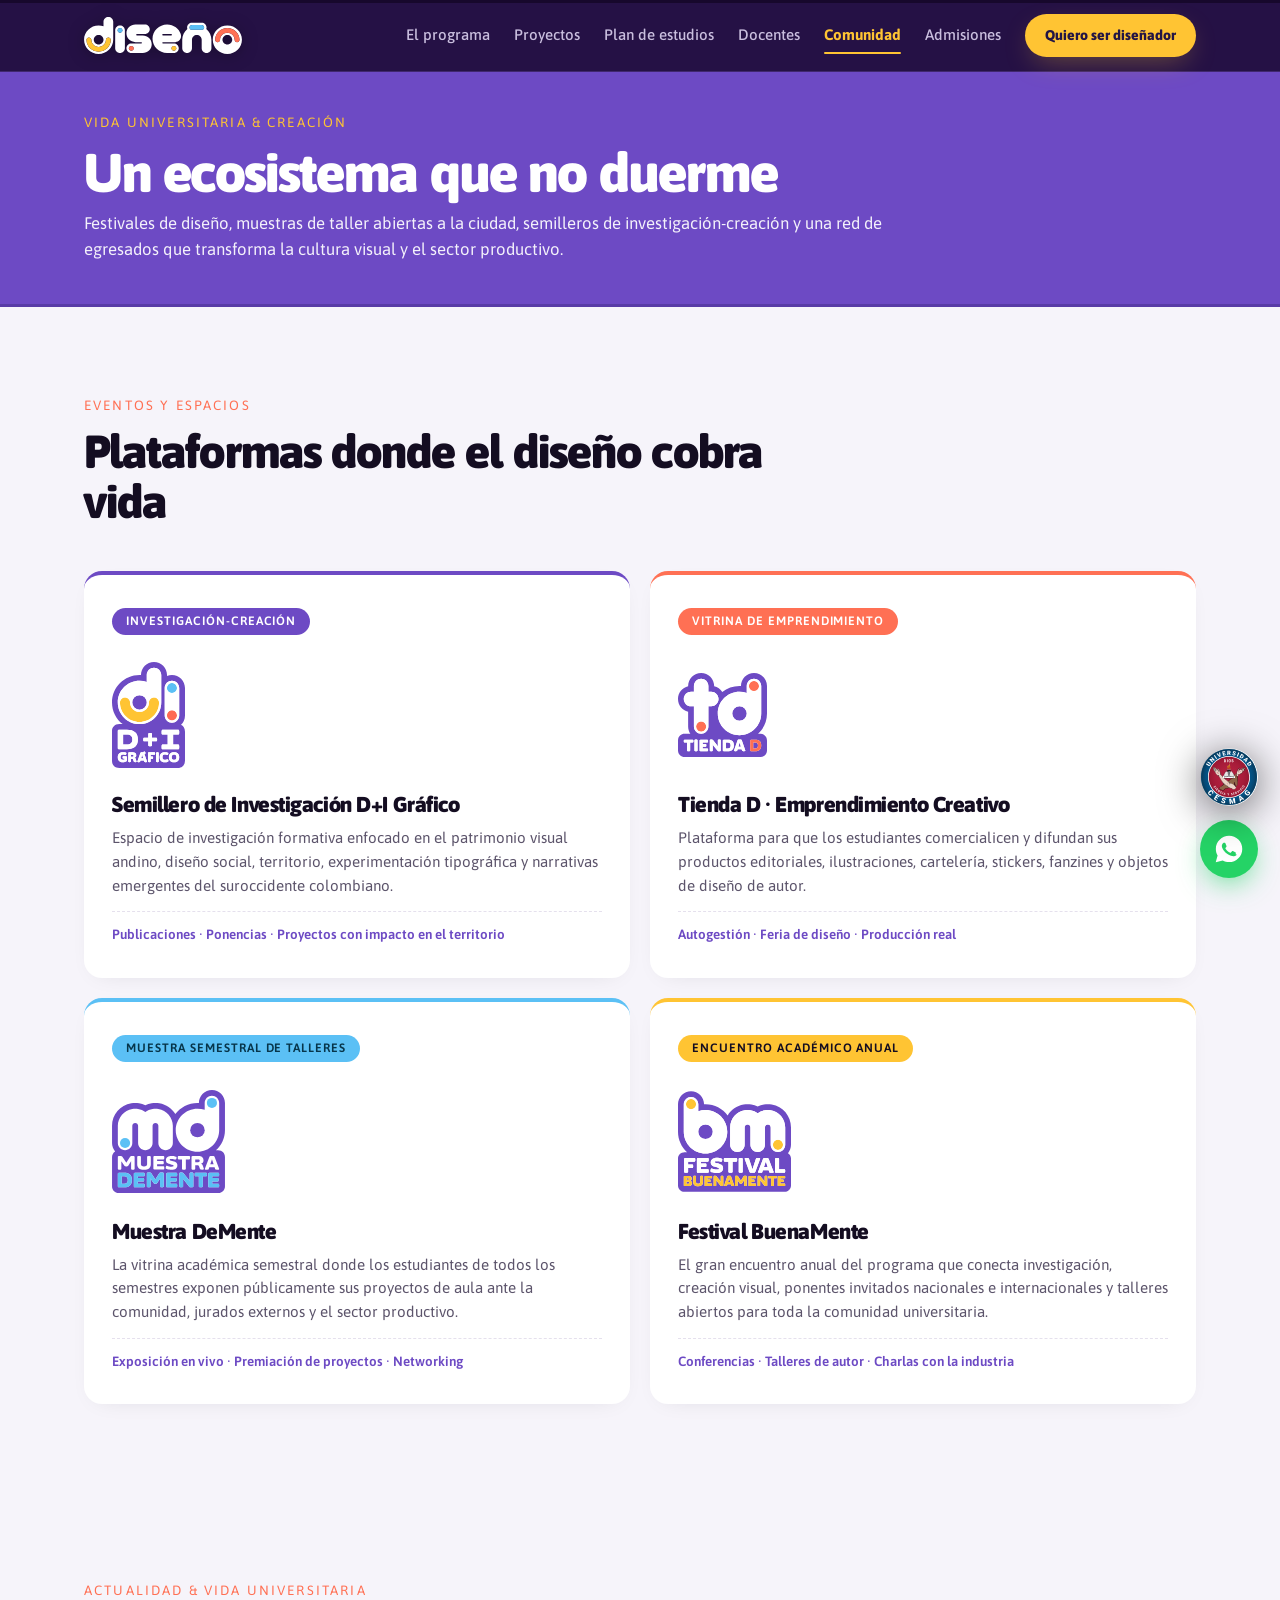
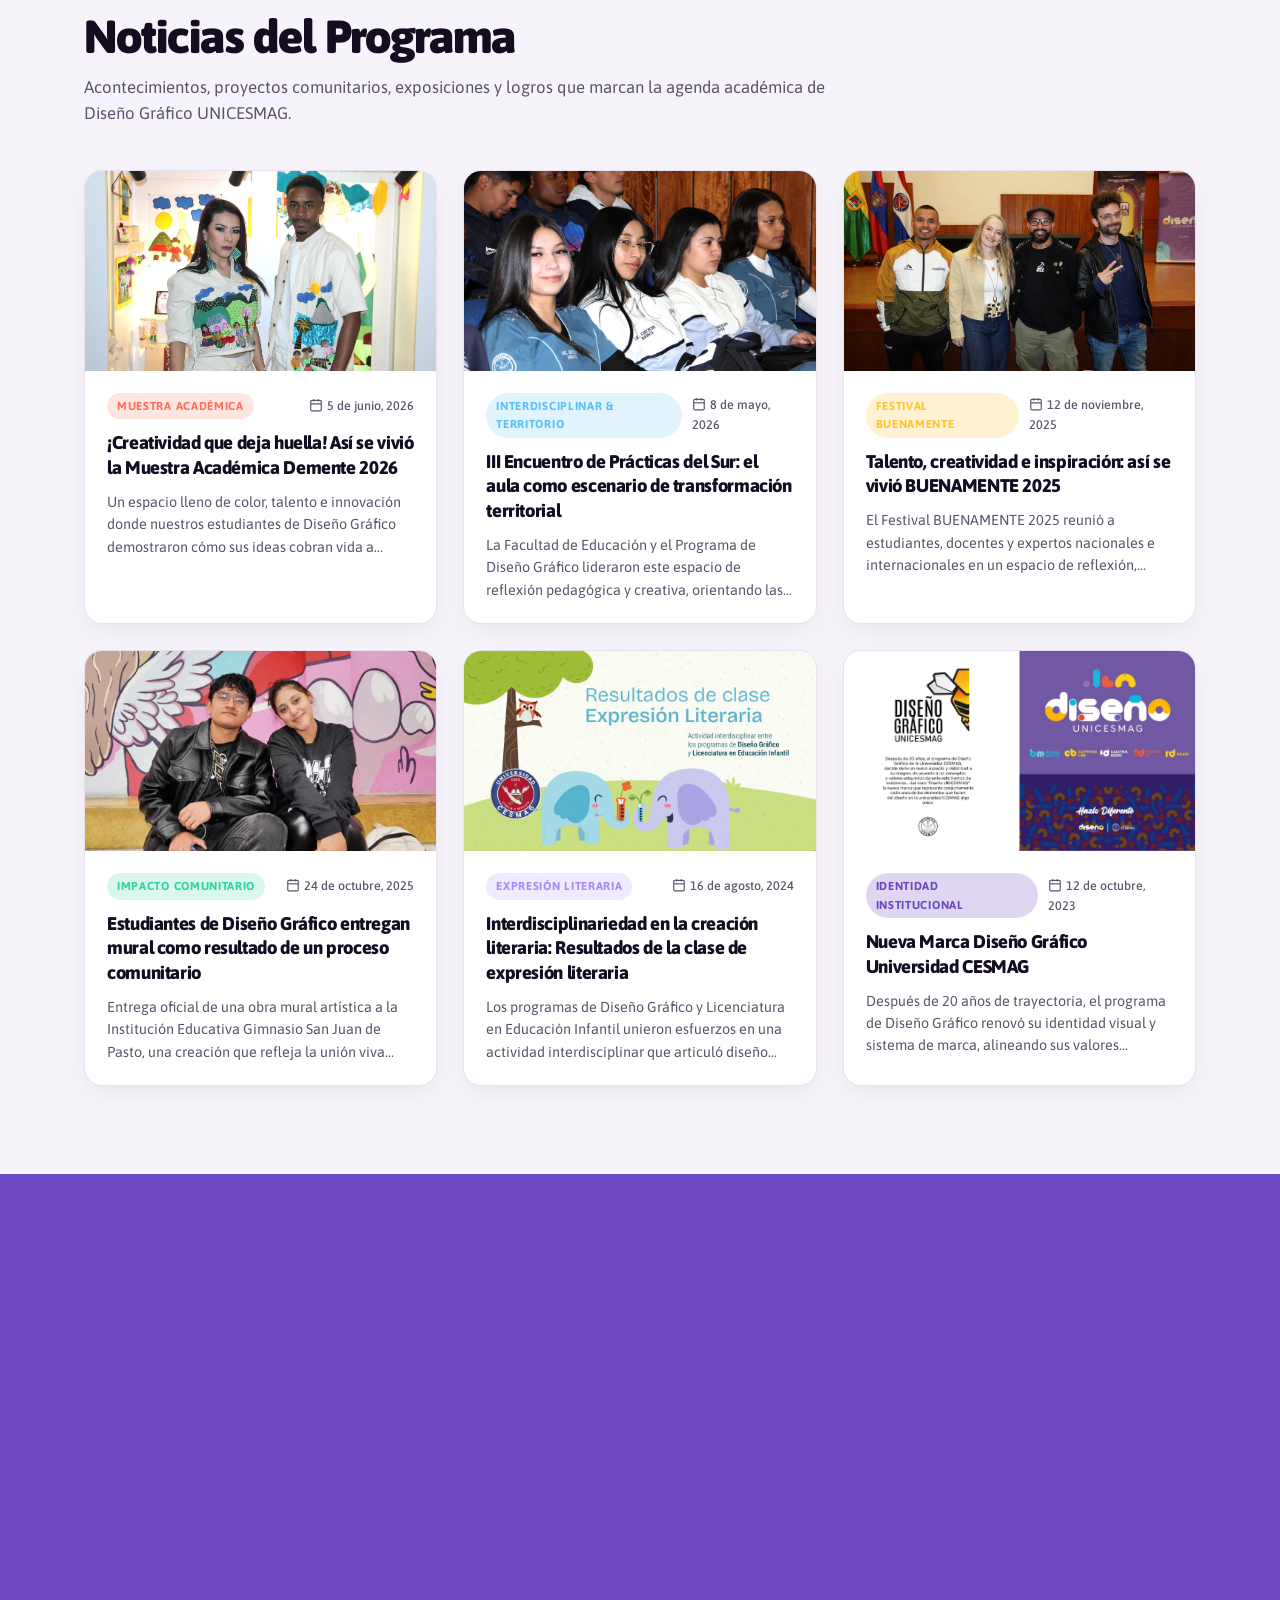
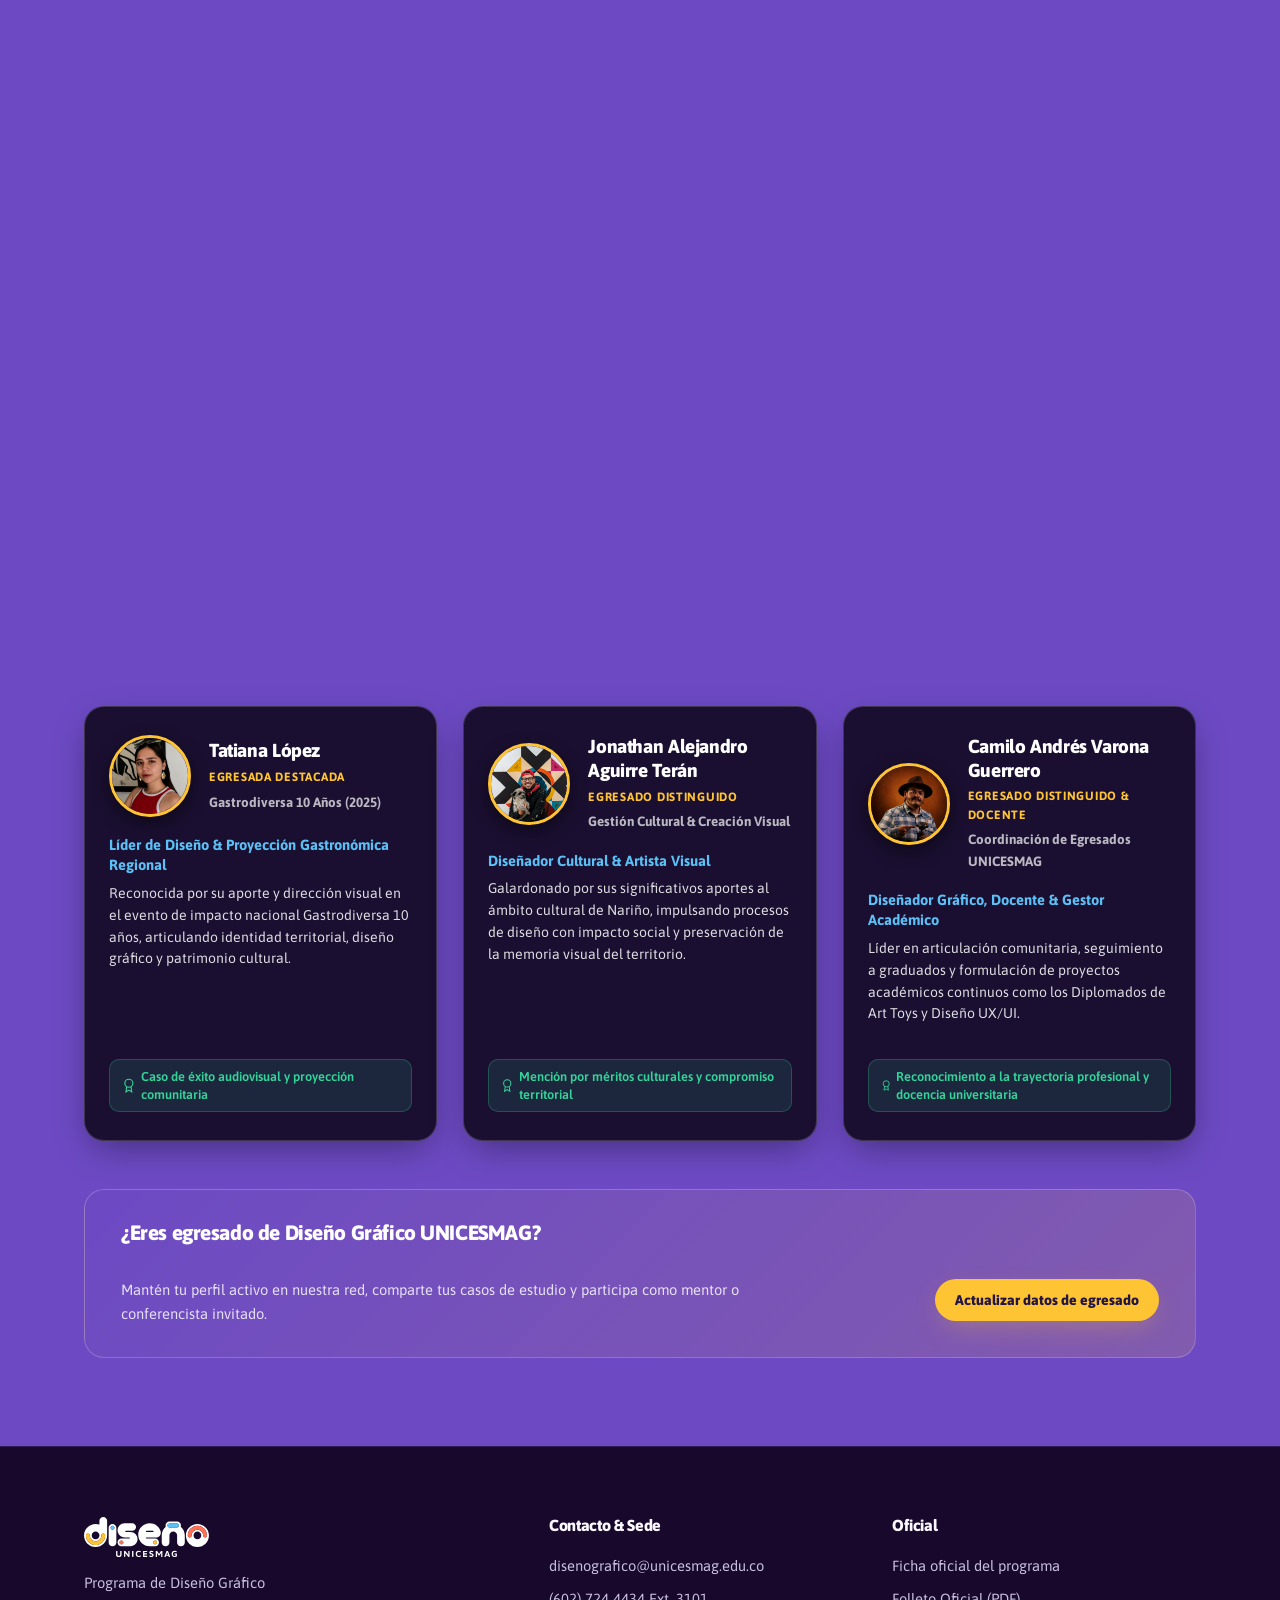
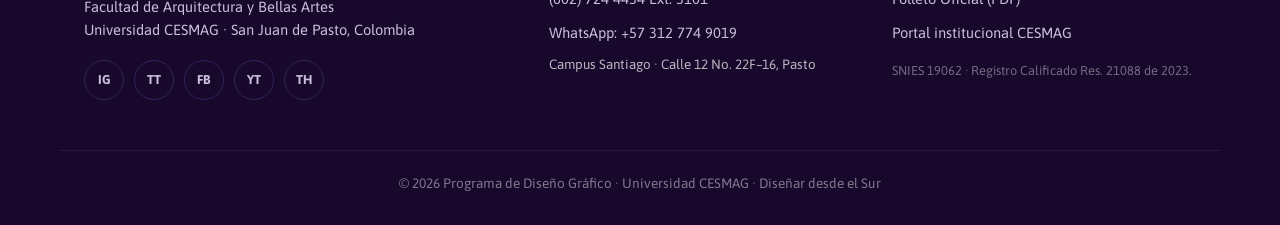
<file: comunidad.html>
<!DOCTYPE html>
<html lang="es">
<head>
  <meta charset="UTF-8">
  <meta name="viewport" content="width=device-width, initial-scale=1.0">
  <title>Comunidad & Ecosistema · Diseño Gráfico UNICESMAG</title>
  <meta name="description" content="Ecosistema vivo, eventos académicos, festivales de diseño, semilleros de investigación y red de egresados de Diseño Gráfico de la Universidad CESMAG.">
  <link rel="icon" type="image/svg+xml" href="assets/img/favicon.svg">
  <link rel="preconnect" href="https://fonts.googleapis.com">
  <link rel="preconnect" href="https://fonts.gstatic.com" crossorigin>
  <link href="https://fonts.googleapis.com/css2?family=Asap:ital,wght@0,300;0,400;0,500;0,600;0,700;0,800;0,900;1,300;1,400;1,600;1,700;1,800;1,900&display=swap" rel="stylesheet">
  <link rel="stylesheet" href="css/styles.css">
</head>
<body data-page="comunidad">

  <!-- ══════════════ BARRA DE PROGRESO + NAVEGACIÓN GLOBAL ══════════════ -->
  <div class="progress-bar" aria-hidden="true"><span id="progressFill"></span></div>

  <header class="nav" id="nav">
    <div class="nav__inner">
      <a href="index.html" class="brand" aria-label="Diseño UNICESMAG — inicio">
        <img src="assets/img/logo.svg" alt="Diseño UNICESMAG" class="brand__logo" width="160" height="38">
      </a>

      <nav class="nav__links" id="navLinks" aria-label="Navegación principal">
        <a href="index.html" class="nav-link">El programa</a>
        <a href="proyectos.html" class="nav-link">Proyectos</a>
        <a href="plan-de-estudios.html" class="nav-link">Plan de estudios</a>
        <a href="docentes.html" class="nav-link">Docentes</a>
        <a href="comunidad.html" class="nav-link is-active-page">Comunidad</a>
        <a href="admisiones.html" class="nav-link">Admisiones</a>
        <a href="admisiones.html" class="btn btn--primary btn--sm">Quiero ser diseñador</a>
      </nav>

      <button class="nav__burger" id="navBurger" aria-label="Abrir menú" aria-expanded="false" aria-controls="navLinks">
        <span></span><span></span><span></span>
      </button>
    </div>
  </header>

  <main>

  <!-- ══════════════ CABECERA DE COMUNIDAD ══════════════ -->
  <section class="page-header section--dark">
    <div class="container">
      <p class="kicker">Vida Universitaria &amp; Creación</p>
      <h1 class="page-header__title">Un ecosistema que no duerme</h1>
      <p class="page-header__sub">Festivales de diseño, muestras de taller abiertas a la ciudad, semilleros de investigación-creación y una red de egresados que transforma la cultura visual y el sector productivo.</p>
    </div>
  </section>

  <!-- ══════════════ ECOSISTEMA VIVO ══════════════ -->
  <section class="section section--light">
    <div class="container">
      <header class="section__head reveal">
        <p class="kicker">Eventos y Espacios</p>
        <h2>Plataformas donde el diseño cobra vida</h2>
      </header>

      <div class="eco-grid" id="ecoGrid">
        <!-- Renderizado dinámicamente desde js/data.js → ECOSISTEMA -->
      </div>
    </div>
  </section>

  <!-- ══════════════ 2 · NOTICIAS & ACTUALIDAD DEL PROGRAMA ══════════════ -->
  <section class="section section--light" id="noticias">
    <div class="container">
      <header class="section__head reveal">
        <p class="kicker">Actualidad &amp; Vida Universitaria</p>
        <h2>Noticias del Programa</h2>
        <p class="section__sub">Acontecimientos, proyectos comunitarios, exposiciones y logros que marcan la agenda académica de Diseño Gráfico UNICESMAG.</p>
      </header>

      <div class="news-grid" id="noticiasGrid">
        <!-- Renderizado dinámicamente desde js/data.js → NOTICIAS -->
      </div>
    </div>
  </section>

  <!-- ══════════════ 3 · IMPACTO, EMPLEABILIDAD & EGRESADOS ══════════════ -->
  <section class="section section--morado" id="alumni-section">
    <div class="container">
      <header class="section__head reveal">
        <p class="kicker" style="color: var(--amarillo);">Alumni &amp; Empleabilidad</p>
        <h2 style="color: var(--white);">El Impacto Real de Nuestros Egresados</h2>
        <p class="section__sub" style="color: rgba(255, 255, 255, 0.92);">Resultados consolidados de los informes oficiales de seguimiento a graduados: alta inserción en el mercado, liderazgo empresarial y transformación territorial.</p>
      </header>

      <!-- Métricas oficiales de empleabilidad -->
      <div class="metrics-grid" id="metricasEgresadosGrid">
        <!-- Renderizado dinámicamente desde js/data.js → METRICAS_EGRESADOS -->
      </div>

      <!-- Sectores laborales & Campos de acción -->
      <div class="alumni-sectors reveal">
        <div class="alumni-sectors__head">
          <h3>¿En qué sectores se desempeñan laboralmente?</h3>
          <p>Distribución porcentual de los campos profesionales donde ejercen los graduados del programa.</p>
        </div>
        <div class="alumni-sectors__bars" id="sectoresEgresadosBars">
          <!-- Renderizado dinámicamente desde js/data.js → SECTORES_EGRESADOS -->
        </div>
      </div>

      <!-- Egresados Destacados & Casos de Éxito -->
      <div class="alumni-featured-head reveal">
        <p class="kicker" style="color: var(--amarillo);">Casos de Éxito</p>
        <h3 style="color: var(--white); font-size: 1.85rem; margin-top: 4px;">Egresados que Inspiran y Transforman</h3>
      </div>

      <div class="egresados-grid" id="egresadosGrid">
        <!-- Renderizado dinámicamente desde js/data.js → EGRESADOS_DESTACADOS -->
      </div>

      <div class="alumni-callout reveal">
        <h3>¿Eres egresado de Diseño Gráfico UNICESMAG?</h3>
        <p>Mantén tu perfil activo en nuestra red, comparte tus casos de estudio y participa como mentor o conferencista invitado.</p>
        <a href="https://www.unicesmag.edu.co" target="_blank" rel="noopener" class="btn btn--primary btn--sm">Actualizar datos de egresado</a>
      </div>
    </div>
  </section>

  </main>

  <!-- ══════════════ FOOTER GLOBAL ══════════════ -->
  <footer class="footer">
    <div class="container footer__inner">
      <div class="footer__brand">
        <img src="assets/img/logo-completo.svg" alt="Diseño Gráfico UNICESMAG" class="footer__logo" width="180" height="52" loading="lazy">
        <p>Programa de Diseño Gráfico<br>Facultad de Arquitectura y Bellas Artes<br>Universidad CESMAG · San Juan de Pasto, Colombia</p>
        <div class="footer__social">
          <a href="#" aria-label="Instagram del programa">IG</a>
          <a href="#" aria-label="TikTok del programa">TT</a>
          <a href="#" aria-label="Facebook del programa">FB</a>
          <a href="#" aria-label="YouTube">YT</a>
          <a href="#" aria-label="Threads del programa">TH</a>
        </div>
      </div>
      <div class="footer__links">
        <h4>Contacto &amp; Sede</h4>
        <a href="mailto:disenografico@unicesmag.edu.co">disenografico@unicesmag.edu.co</a>
        <a href="tel:+576027244434">(602) 724 4434 Ext. 3101</a>
        <a href="https://wa.me/573127749019" target="_blank" rel="noopener">WhatsApp: +57 312 774 9019</a>
        <p style="font-size: .84rem; color: rgba(255,255,255,0.7); margin-top: 6px; line-height: 1.4;">Campus Santiago · Calle 12 No. 22F–16, Pasto</p>
      </div>
      <div class="footer__links">
        <h4>Oficial</h4>
        <a href="https://www.unicesmag.edu.co/pregrado/diseno-grafico/" target="_blank" rel="noopener">Ficha oficial del programa</a>
        <a href="https://www.unicesmag.edu.co/recursos/uploads/2025/07/Diseno-UNICESMAG-2025.pdf" target="_blank" rel="noopener">Folleto Oficial (PDF)</a>
        <a href="https://www.unicesmag.edu.co" target="_blank" rel="noopener">Portal institucional CESMAG</a>
        <p class="footer__legal">SNIES 19062 · Registro Calificado Res. 21088 de 2023.</p>
      </div>
    </div>
    <div class="footer__bottom container">
      <p>© <span id="year"></span> Programa de Diseño Gráfico · Universidad CESMAG · Diseñar desde el Sur</p>
    </div>
  </footer>

  <!-- Botones de Acción Flotantes (CESMAG Institucional + WhatsApp) -->
  <aside class="floating-actions" aria-label="Acciones rápidas">
    <a href="https://www.unicesmag.edu.co/pregrado/diseno-grafico/" class="float-btn float-btn--cesmag" target="_blank" rel="noopener" aria-label="Visitar portal oficial UNICESMAG" title="Portal Institucional UNICESMAG">
      <img src="assets/img/cesmag.svg" alt="UNICESMAG" width="58" height="58">
    </a>
    <a href="#" id="waFloat" class="float-btn float-btn--wa" aria-label="Chatear por WhatsApp con la secretaría del programa" title="Chatear por WhatsApp con admisiones" target="_blank" rel="noopener">
      <svg width="32" height="32" viewBox="0 0 24 24" fill="currentColor" aria-hidden="true"><path d="M12.04 2c-5.46 0-9.91 4.45-9.91 9.91 0 1.75.46 3.45 1.32 4.95L2.05 22l5.25-1.38c1.45.79 3.08 1.21 4.74 1.21 5.46 0 9.91-4.45 9.91-9.91 0-2.65-1.03-5.14-2.9-7.01A9.816 9.816 0 0012.04 2zm5.78 14.07c-.24.68-1.4 1.29-1.92 1.34-.51.05-1.17.07-3.79-.99-2.62-1.06-4.3-3.73-4.43-3.9-.13-.17-1.06-1.41-1.06-2.69s.67-1.91.91-2.17c.24-.26.52-.33.69-.33.17 0 .34 0 .49.01.16.01.37-.06.58.44.22.52.75 1.83.82 1.96.07.13.11.29.02.47-.09.18-.13.29-.26.44-.13.15-.28.34-.4.46-.13.13-.27.27-.12.53.15.26.68 1.12 1.45 1.81.99.88 1.83 1.15 2.09 1.28.26.13.41.11.56-.06.15-.17.65-.76.82-1.02.17-.26.35-.22.58-.13.24.09 1.51.71 1.77.84.26.13.43.19.49.3.06.11.06.66-.18 1.34z"/></svg>
    </a>
  </aside>

  <!-- Modal de Proyecto -->
  <div class="modal" id="projectModal" role="dialog" aria-modal="true" aria-labelledby="modalTitle" hidden>
    <div class="modal__backdrop" data-close></div>
    <div class="modal__card">
      <button class="modal__close" data-close aria-label="Cerrar">✕</button>
      <div class="modal__cover" id="modalCover"></div>
      <div class="modal__body">
        <span class="modal__cat" id="modalCat"></span>
        <h3 id="modalTitle"></h3>
        <p id="modalDesc"></p>
        <dl class="modal__meta" id="modalMeta"></dl>
      </div>
    </div>
  </div>

  <!-- Modal de Noticia -->
  <div class="modal" id="newsModal" role="dialog" aria-modal="true" aria-labelledby="newsModalTitle" hidden>
    <div class="modal__backdrop" data-close></div>
    <div class="modal__card modal__card--news">
      <button class="modal__close" data-close aria-label="Cerrar">✕</button>
      <div class="modal__cover news-modal__cover" id="newsModalCover"></div>
      <div class="modal__body">
        <div class="news-modal__meta-top">
          <span class="newsCard__tag" id="newsModalTag"></span>
          <span class="newsCard__date" id="newsModalDate"></span>
        </div>
        <h3 id="newsModalTitle"></h3>
        <p id="newsModalDesc" class="news-modal__desc"></p>
        <div class="news-modal__footer">
          <span class="news-modal__badge">Programa de Diseño Gráfico · UNICESMAG</span>
          <button class="btn btn--primary btn--sm" data-close>Cerrar</button>
        </div>
      </div>
    </div>
  </div>

  <script src="js/data.js"></script>
  <script src="js/main.js"></script>
</body>
</html>
</file>
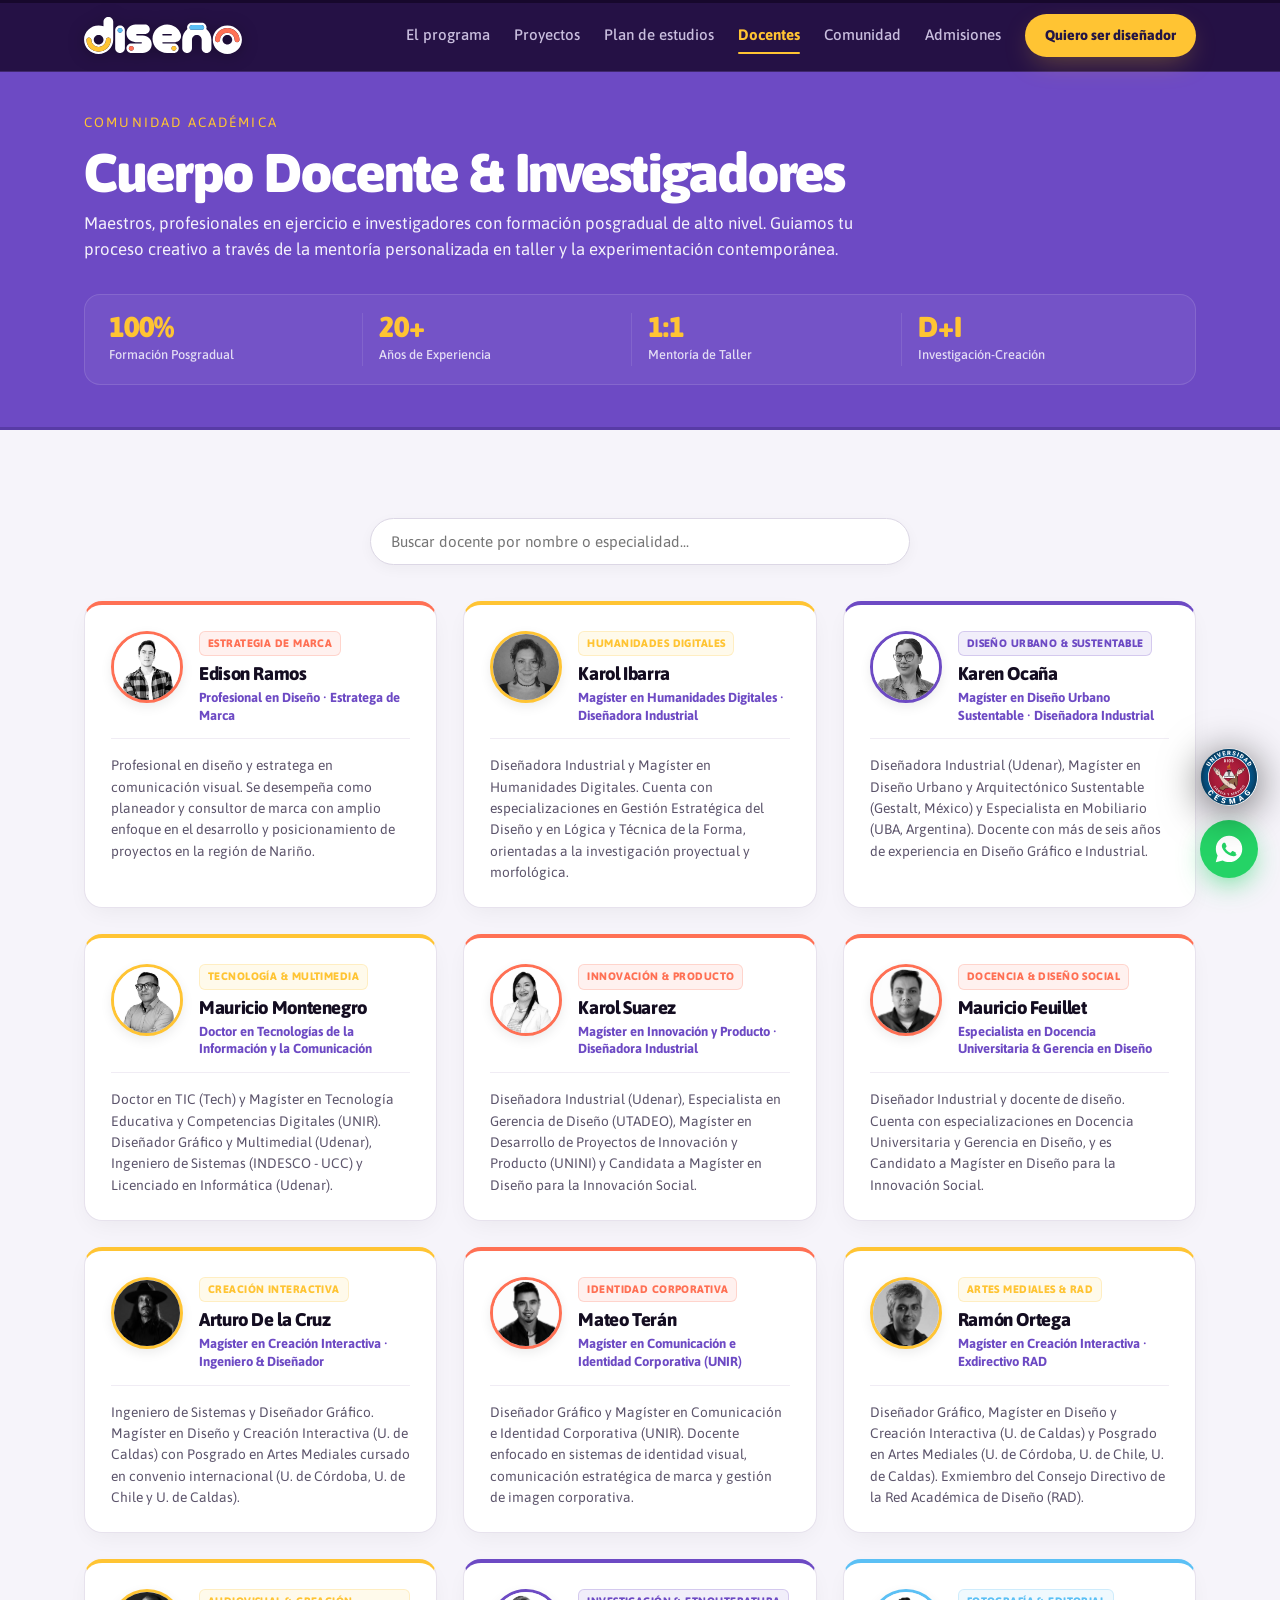
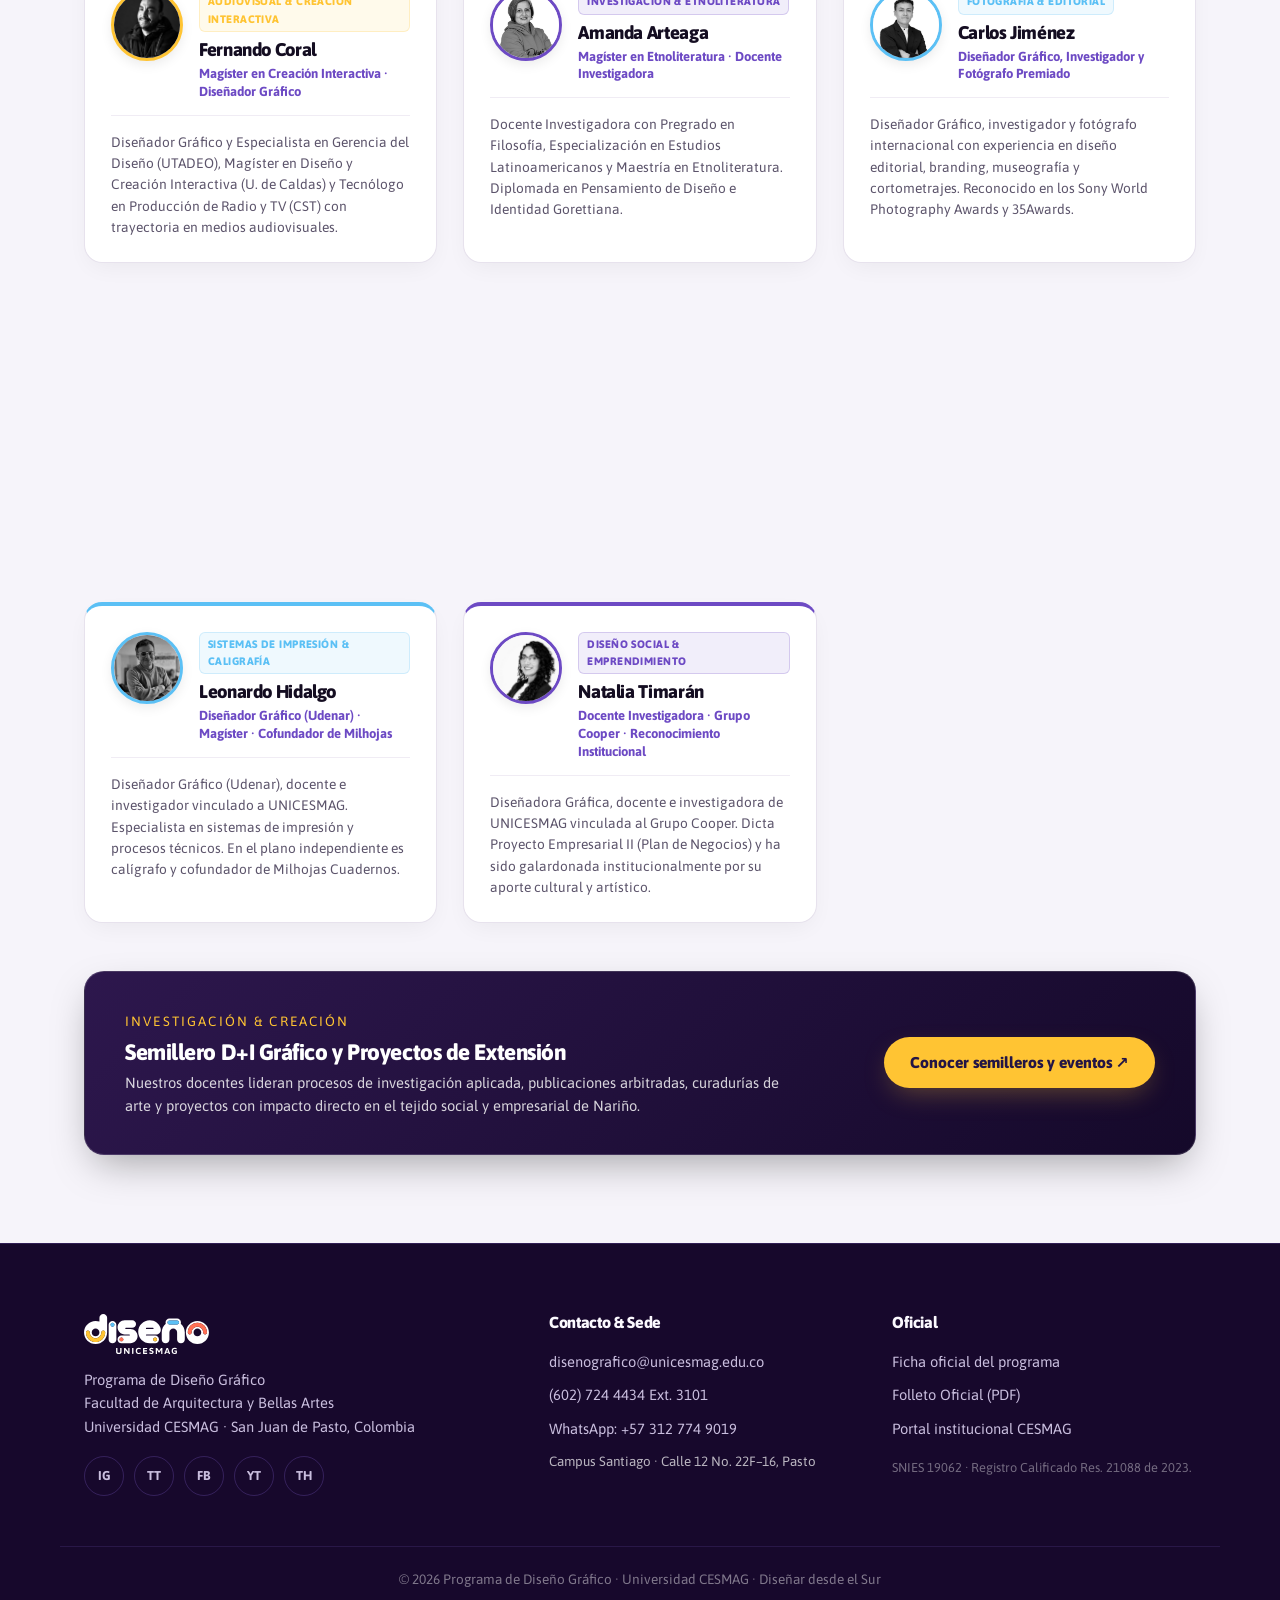
<file: docentes.html>
<!DOCTYPE html>
<html lang="es">
<head>
  <meta charset="UTF-8">
  <meta name="viewport" content="width=device-width, initial-scale=1.0">
  <title>Cuerpo Docente &amp; Investigadores · Diseño Gráfico UNICESMAG</title>
  <meta name="description" content="Conoce a los docentes, magísteres, especialistas e investigadores del Programa de Diseño Gráfico de la Universidad CESMAG en San Juan de Pasto.">
  <link rel="icon" type="image/svg+xml" href="assets/img/favicon.svg">
  <link rel="preconnect" href="https://fonts.googleapis.com">
  <link rel="preconnect" href="https://fonts.gstatic.com" crossorigin>
  <link href="https://fonts.googleapis.com/css2?family=Asap:ital,wght@0,300;0,400;0,500;0,600;0,700;0,800;0,900;1,300;1,400;1,600;1,700;1,800;1,900&display=swap" rel="stylesheet">
  <link rel="stylesheet" href="css/styles.css">
</head>
<body data-page="docentes">

  <!-- ══════════════ BARRA DE PROGRESO + NAVEGACIÓN GLOBAL ══════════════ -->
  <div class="progress-bar" aria-hidden="true"><span id="progressFill"></span></div>

  <header class="nav" id="nav">
    <div class="nav__inner">
      <a href="index.html" class="brand" aria-label="Diseño UNICESMAG — inicio">
        <img src="assets/img/logo.svg" alt="Diseño UNICESMAG" class="brand__logo" width="160" height="38">
      </a>

      <nav class="nav__links" id="navLinks" aria-label="Navegación principal">
        <a href="index.html" class="nav-link">El programa</a>
        <a href="proyectos.html" class="nav-link">Proyectos</a>
        <a href="plan-de-estudios.html" class="nav-link">Plan de estudios</a>
        <a href="docentes.html" class="nav-link is-active-page">Docentes</a>
        <a href="comunidad.html" class="nav-link">Comunidad</a>
        <a href="admisiones.html" class="nav-link">Admisiones</a>
        <a href="admisiones.html" class="btn btn--primary btn--sm">Quiero ser diseñador</a>
      </nav>

      <button class="nav__burger" id="navBurger" aria-label="Abrir menú" aria-expanded="false" aria-controls="navLinks">
        <span></span><span></span><span></span>
      </button>
    </div>
  </header>

  <main>

  <!-- ══════════════ CABECERA DE DOCENTES ══════════════ -->
  <section class="page-header section--dark">
    <div class="container">
      <p class="kicker">Comunidad Académica</p>
      <h1 class="page-header__title">Cuerpo Docente &amp; Investigadores</h1>
      <p class="page-header__sub">Maestros, profesionales en ejercicio e investigadores con formación posgradual de alto nivel. Guiamos tu proceso creativo a través de la mentoría personalizada en taller y la experimentación contemporánea.</p>
      
      <!-- Cifras clave del profesorado -->
      <div class="docentes-stats-strip reveal">
        <div class="doc-stat-item">
          <strong>100%</strong>
          <span>Formación Posgradual</span>
        </div>
        <div class="doc-stat-item">
          <strong>20+</strong>
          <span>Años de Experiencia</span>
        </div>
        <div class="doc-stat-item">
          <strong>1:1</strong>
          <span>Mentoría de Taller</span>
        </div>
        <div class="doc-stat-item">
          <strong>D+I</strong>
          <span>Investigación-Creación</span>
        </div>
      </div>
    </div>
  </section>

  <!-- ══════════════ CATÁLOGO Y FILTROS DE PROFESORES ══════════════ -->
  <section class="section section--light">
    <div class="container">
      <!-- Buscador de Docentes -->
      <div class="docentes-search-wrap reveal" style="max-width: 540px; margin: 0 auto 36px;">
        <input type="text" id="docenteSearch" placeholder="Buscar docente por nombre o especialidad..." style="width: 100%; padding: 14px 20px; border-radius: 999px; border: 1.5px solid #dcd7e5; font-size: .95rem; font-family: var(--font-body); box-shadow: 0 4px 14px rgba(0,0,0,0.04); outline: none; transition: border-color .2s ease;" onfocus="this.style.borderColor='var(--morado)'" onblur="this.style.borderColor='#dcd7e5'">
      </div>

      <!-- Retícula de Docentes -->
      <div class="docentes-grid" id="docentesGrid">
        <!-- Renderizado dinámicamente desde js/data.js → DOCENTES -->
      </div>

      <!-- Callout Investigación & Semilleros -->
      <div class="docentes-callout reveal">
        <div class="docentes-callout__text">
          <span class="kicker" style="color: var(--amarillo);">Investigación &amp; Creación</span>
          <h3>Semillero D+I Gráfico y Proyectos de Extensión</h3>
          <p>Nuestros docentes lideran procesos de investigación aplicada, publicaciones arbitradas, curadurías de arte y proyectos con impacto directo en el tejido social y empresarial de Nariño.</p>
        </div>
        <div class="docentes-callout__action">
          <a href="comunidad.html#ecosistema" class="btn btn--primary">Conocer semilleros y eventos ↗</a>
        </div>
      </div>
    </div>
  </section>

  </main>

  <!-- ══════════════ FOOTER GLOBAL ══════════════ -->
  <footer class="footer">
    <div class="container footer__inner">
      <div class="footer__brand">
        <img src="assets/img/logo-completo.svg" alt="Diseño Gráfico UNICESMAG" class="footer__logo" width="180" height="52" loading="lazy">
        <p>Programa de Diseño Gráfico<br>Facultad de Arquitectura y Bellas Artes<br>Universidad CESMAG · San Juan de Pasto, Colombia</p>
        <div class="footer__social">
          <a href="#" aria-label="Instagram del programa">IG</a>
          <a href="#" aria-label="TikTok del programa">TT</a>
          <a href="#" aria-label="Facebook del programa">FB</a>
          <a href="#" aria-label="YouTube">YT</a>
          <a href="#" aria-label="Threads del programa">TH</a>
        </div>
      </div>
      <div class="footer__links">
        <h4>Contacto &amp; Sede</h4>
        <a href="mailto:disenografico@unicesmag.edu.co">disenografico@unicesmag.edu.co</a>
        <a href="tel:+576027244434">(602) 724 4434 Ext. 3101</a>
        <a href="https://wa.me/573127749019" target="_blank" rel="noopener">WhatsApp: +57 312 774 9019</a>
        <p style="font-size: .84rem; color: rgba(255,255,255,0.7); margin-top: 6px; line-height: 1.4;">Campus Santiago · Calle 12 No. 22F–16, Pasto</p>
      </div>
      <div class="footer__links">
        <h4>Oficial</h4>
        <a href="https://www.unicesmag.edu.co/pregrado/diseno-grafico/" target="_blank" rel="noopener">Ficha oficial del programa</a>
        <a href="https://www.unicesmag.edu.co/recursos/uploads/2025/07/Diseno-UNICESMAG-2025.pdf" target="_blank" rel="noopener">Folleto Oficial (PDF)</a>
        <a href="https://www.unicesmag.edu.co" target="_blank" rel="noopener">Portal institucional CESMAG</a>
        <p class="footer__legal">SNIES 19062 · Registro Calificado Res. 21088 de 2023.</p>
      </div>
    </div>
    <div class="footer__bottom container">
      <p>© <span id="year"></span> Programa de Diseño Gráfico · Universidad CESMAG · Diseñar desde el Sur</p>
    </div>
  </footer>

  <!-- Botones de Acción Flotantes (CESMAG Institucional + WhatsApp) -->
  <aside class="floating-actions" aria-label="Acciones rápidas">
    <a href="https://www.unicesmag.edu.co/pregrado/diseno-grafico/" class="float-btn float-btn--cesmag" target="_blank" rel="noopener" aria-label="Visitar portal oficial UNICESMAG" title="Portal Institucional UNICESMAG">
      <img src="assets/img/cesmag.svg" alt="UNICESMAG" width="58" height="58">
    </a>
    <a href="#" id="waFloat" class="float-btn float-btn--wa" aria-label="Chatear por WhatsApp con la secretaría del programa" title="Chatear por WhatsApp con la secretaría del programa" target="_blank" rel="noopener">
      <svg width="32" height="32" viewBox="0 0 24 24" fill="currentColor" aria-hidden="true"><path d="M12.04 2c-5.46 0-9.91 4.45-9.91 9.91 0 1.75.46 3.45 1.32 4.95L2.05 22l5.25-1.38c1.45.79 3.08 1.21 4.74 1.21 5.46 0 9.91-4.45 9.91-9.91 0-2.65-1.03-5.14-2.9-7.01A9.816 9.816 0 0012.04 2zm5.78 14.07c-.24.68-1.4 1.29-1.92 1.34-.51.05-1.17.07-3.79-.99-2.62-1.06-4.3-3.73-4.43-3.9-.13-.17-1.06-1.41-1.06-2.69s.67-1.91.91-2.17c.24-.26.52-.33.69-.33.17 0 .34 0 .49.01.16.01.37-.06.58.44.22.52.75 1.83.82 1.96.07.13.11.29.02.47-.09.18-.13.29-.26.44-.13.15-.28.34-.4.46-.13.13-.27.27-.12.53.15.26.68 1.12 1.45 1.81.99.88 1.83 1.15 2.09 1.28.26.13.41.11.56-.06.15-.17.65-.76.82-1.02.17-.26.35-.22.58-.13.24.09 1.51.71 1.77.84.26.13.43.19.49.3.06.11.06.66-.18 1.34z"/></svg>
    </a>
  </aside>

  <script src="js/data.js"></script>
  <script src="js/main.js"></script>
</body>
</html>
</file>
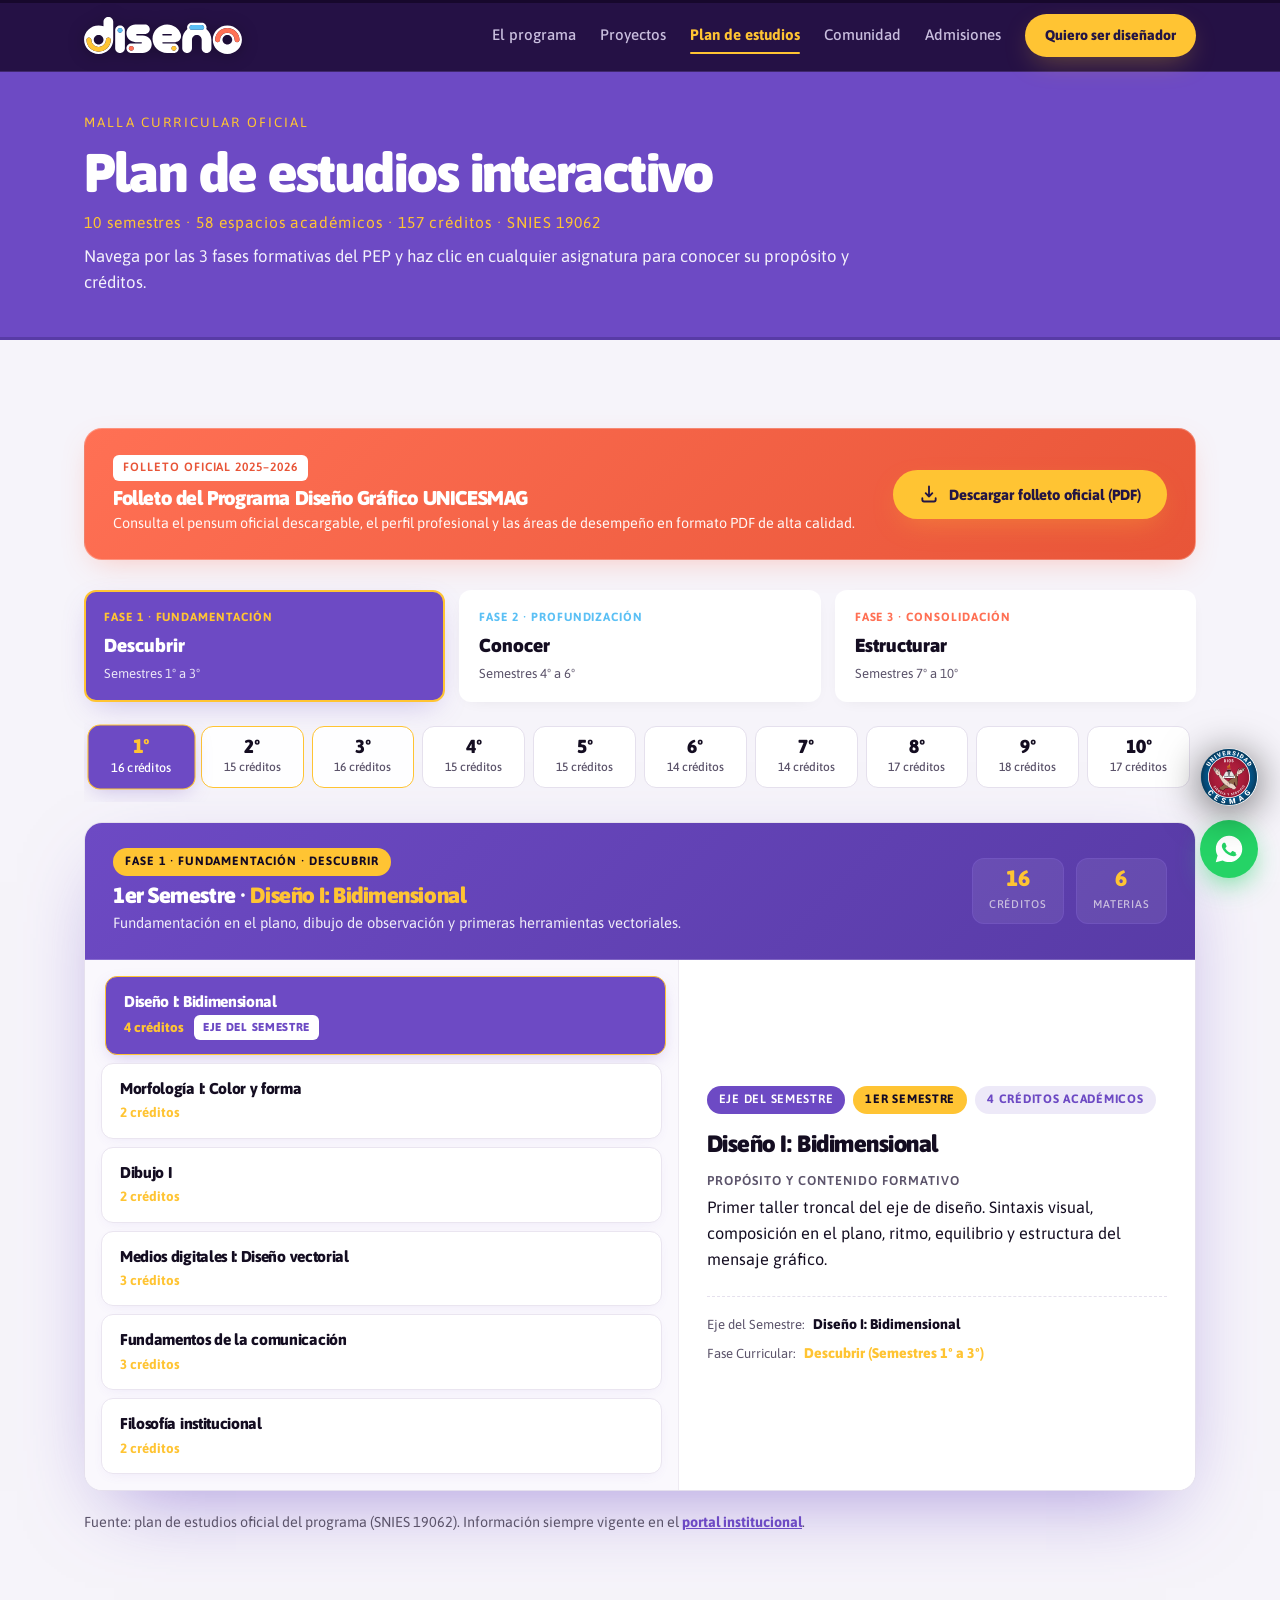
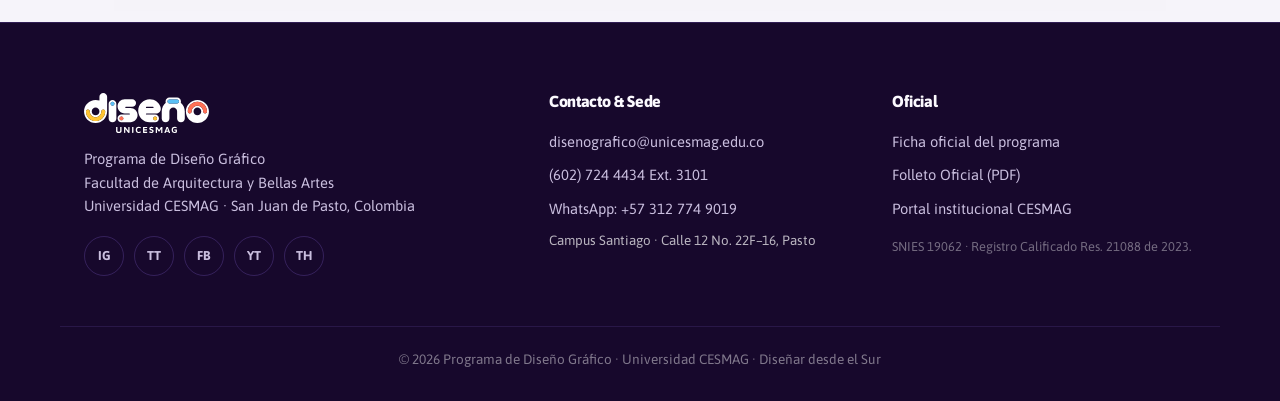
<file: plan-de-estudios.html>
<!DOCTYPE html>
<html lang="es">
<head>
  <meta charset="UTF-8">
  <meta name="viewport" content="width=device-width, initial-scale=1.0">
  <title>Plan de Estudios · Diseño Gráfico UNICESMAG</title>
  <meta name="description" content="Estructura curricular interactiva del Programa de Diseño Gráfico de la Universidad CESMAG: 10 semestres, 3 fases PEP, asignaturas y créditos.">
  <link rel="icon" type="image/svg+xml" href="assets/img/favicon.svg">
  <link rel="preconnect" href="https://fonts.googleapis.com">
  <link rel="preconnect" href="https://fonts.gstatic.com" crossorigin>
  <link href="https://fonts.googleapis.com/css2?family=Asap:ital,wght@0,300;0,400;0,500;0,600;0,700;0,800;0,900;1,300;1,400;1,600;1,700;1,800;1,900&display=swap" rel="stylesheet">
  <link rel="stylesheet" href="css/styles.css">
</head>
<body data-page="plan">

  <!-- ══════════════ BARRA DE PROGRESO + NAVEGACIÓN GLOBAL ══════════════ -->
  <div class="progress-bar" aria-hidden="true"><span id="progressFill"></span></div>

  <header class="nav" id="nav">
    <div class="nav__inner">
      <a href="index.html" class="brand" aria-label="Diseño UNICESMAG — inicio">
        <img src="assets/img/logo.svg" alt="Diseño UNICESMAG" class="brand__logo" width="160" height="38">
      </a>

      <nav class="nav__links" id="navLinks" aria-label="Navegación principal">
        <a href="index.html" class="nav-link">El programa</a>
        <a href="proyectos.html" class="nav-link">Proyectos</a>
        <a href="plan-de-estudios.html" class="nav-link is-active-page">Plan de estudios</a>
        <a href="comunidad.html" class="nav-link">Comunidad</a>
        <a href="admisiones.html" class="nav-link">Admisiones</a>
        <a href="admisiones.html" class="btn btn--primary btn--sm">Quiero ser diseñador</a>
      </nav>

      <button class="nav__burger" id="navBurger" aria-label="Abrir menú" aria-expanded="false" aria-controls="navLinks">
        <span></span><span></span><span></span>
      </button>
    </div>
  </header>

  <main>

  <!-- ══════════════ CABECERA DEL PLAN ══════════════ -->
  <section class="page-header section--dark">
    <div class="container">
      <p class="kicker">Malla Curricular Oficial</p>
      <h1 class="page-header__title">Plan de estudios interactivo</h1>
      <p class="page-header__meta">10 semestres · 58 espacios académicos · 157 créditos · SNIES 19062</p>
      <p class="page-header__sub">Navega por las 3 fases formativas del PEP y haz clic en cualquier asignatura para conocer su propósito y créditos.</p>
    </div>
  </section>

  <!-- ══════════════ SISTEMA DE MALLA INTERACTIVO ══════════════ -->
  <section class="section section--light">
    <div class="container">
      
      <!-- Descarga directa del Folleto Oficial -->
      <div class="malla-folleto reveal">
        <div class="malla-folleto__info">
          <span class="malla-folleto__badge">Folleto Oficial 2025–2026</span>
          <h3>Folleto del Programa Diseño Gráfico UNICESMAG</h3>
          <p>Consulta el pensum oficial descargable, el perfil profesional y las áreas de desempeño en formato PDF de alta calidad.</p>
        </div>
        <a href="https://www.unicesmag.edu.co/recursos/uploads/2025/07/Diseno-UNICESMAG-2025.pdf" target="_blank" rel="noopener" class="btn btn--primary btn--folleto">
          <svg width="20" height="20" viewBox="0 0 24 24" fill="none" aria-hidden="true"><path d="M12 3v12m0 0l-4-4m4 4l4-4M4 17v2a2 2 0 002 2h12a2 2 0 002-2v-2" stroke="currentColor" stroke-width="2.2" stroke-linecap="round" stroke-linejoin="round"/></svg>
          Descargar folleto oficial (PDF)
        </a>
      </div>

      <!-- 1. Pestañas de las 3 Fases del PEP -->
      <div class="fases-nav reveal" role="tablist" aria-label="Fases Formativas del PEP" id="fasesNav"></div>

      <!-- 2. Barra de Selección de Semestres (1 al 10) -->
      <div class="sem-nav reveal" role="tablist" aria-label="Selector de Semestres" id="semNav"></div>

      <!-- 3. Visor Modular Horizontal de 2 Columnas -->
      <div class="malla-viewer reveal" id="mallaViewer">
        <!-- Cabecera del semestre activo -->
        <div class="malla-viewer__head" id="mallaViewerHead"></div>

        <!-- Layout 2 Columnas: Lista de Materias (Izq) + Ficha de Detalle (Der) -->
        <div class="malla-viewer__layout">
          <div class="malla-subjects" id="mallaSubjects" role="tablist" aria-label="Lista de asignaturas"></div>
          <div class="malla-detail" id="mallaDetail" aria-live="polite"></div>
        </div>
      </div>

      <p class="plan-note reveal">Fuente: plan de estudios oficial del programa (SNIES 19062). Información siempre vigente en el <a href="https://www.unicesmag.edu.co/pregrado/diseno-grafico/" target="_blank" rel="noopener">portal institucional</a>.</p>
    </div>
  </section>

  </main>

  <!-- ══════════════ FOOTER GLOBAL ══════════════ -->
  <footer class="footer">
    <div class="container footer__inner">
      <div class="footer__brand">
        <img src="assets/img/logo-completo.svg" alt="Diseño Gráfico UNICESMAG" class="footer__logo" width="180" height="52" loading="lazy">
        <p>Programa de Diseño Gráfico<br>Facultad de Arquitectura y Bellas Artes<br>Universidad CESMAG · San Juan de Pasto, Colombia</p>
        <div class="footer__social">
          <a href="#" aria-label="Instagram del programa">IG</a>
          <a href="#" aria-label="TikTok del programa">TT</a>
          <a href="#" aria-label="Facebook del programa">FB</a>
          <a href="#" aria-label="YouTube">YT</a>
          <a href="#" aria-label="Threads del programa">TH</a>
        </div>
      </div>
      <div class="footer__links">
        <h4>Contacto &amp; Sede</h4>
        <a href="mailto:disenografico@unicesmag.edu.co">disenografico@unicesmag.edu.co</a>
        <a href="tel:+576027244434">(602) 724 4434 Ext. 3101</a>
        <a href="https://wa.me/573127749019" target="_blank" rel="noopener">WhatsApp: +57 312 774 9019</a>
        <p style="font-size: .84rem; color: rgba(255,255,255,0.7); margin-top: 6px; line-height: 1.4;">Campus Santiago · Calle 12 No. 22F–16, Pasto</p>
      </div>
      <div class="footer__links">
        <h4>Oficial</h4>
        <a href="https://www.unicesmag.edu.co/pregrado/diseno-grafico/" target="_blank" rel="noopener">Ficha oficial del programa</a>
        <a href="https://www.unicesmag.edu.co/recursos/uploads/2025/07/Diseno-UNICESMAG-2025.pdf" target="_blank" rel="noopener">Folleto Oficial (PDF)</a>
        <a href="https://www.unicesmag.edu.co" target="_blank" rel="noopener">Portal institucional CESMAG</a>
        <p class="footer__legal">SNIES 19062 · Registro Calificado Res. 21088 de 2023.</p>
      </div>
    </div>
    <div class="footer__bottom container">
      <p>© <span id="year"></span> Programa de Diseño Gráfico · Universidad CESMAG · Diseñar desde el Sur</p>
    </div>
  </footer>

  <!-- Botones de Acción Flotantes (CESMAG Institucional + WhatsApp) -->
  <aside class="floating-actions" aria-label="Acciones rápidas">
    <a href="https://www.unicesmag.edu.co/pregrado/diseno-grafico/" class="float-btn float-btn--cesmag" target="_blank" rel="noopener" aria-label="Visitar portal oficial UNICESMAG" title="Portal Institucional UNICESMAG">
      <img src="assets/img/cesmag.svg" alt="UNICESMAG" width="58" height="58">
    </a>
    <a href="#" id="waFloat" class="float-btn float-btn--wa" aria-label="Chatear por WhatsApp con la secretaría del programa" title="Chatear por WhatsApp con admisiones" target="_blank" rel="noopener">
      <svg width="32" height="32" viewBox="0 0 24 24" fill="currentColor" aria-hidden="true"><path d="M12.04 2c-5.46 0-9.91 4.45-9.91 9.91 0 1.75.46 3.45 1.32 4.95L2.05 22l5.25-1.38c1.45.79 3.08 1.21 4.74 1.21 5.46 0 9.91-4.45 9.91-9.91 0-2.65-1.03-5.14-2.9-7.01A9.816 9.816 0 0012.04 2zm5.78 14.07c-.24.68-1.4 1.29-1.92 1.34-.51.05-1.17.07-3.79-.99-2.62-1.06-4.3-3.73-4.43-3.9-.13-.17-1.06-1.41-1.06-2.69s.67-1.91.91-2.17c.24-.26.52-.33.69-.33.17 0 .34 0 .49.01.16.01.37-.06.58.44.22.52.75 1.83.82 1.96.07.13.11.29.02.47-.09.18-.13.29-.26.44-.13.15-.28.34-.4.46-.13.13-.27.27-.12.53.15.26.68 1.12 1.45 1.81.99.88 1.83 1.15 2.09 1.28.26.13.41.11.56-.06.15-.17.65-.76.82-1.02.17-.26.35-.22.58-.13.24.09 1.51.71 1.77.84.26.13.43.19.49.3.06.11.06.66-.18 1.34z"/></svg>
    </a>
  </aside>

  <script src="js/data.js"></script>
  <script src="js/main.js"></script>
</body>
</html>
</file>
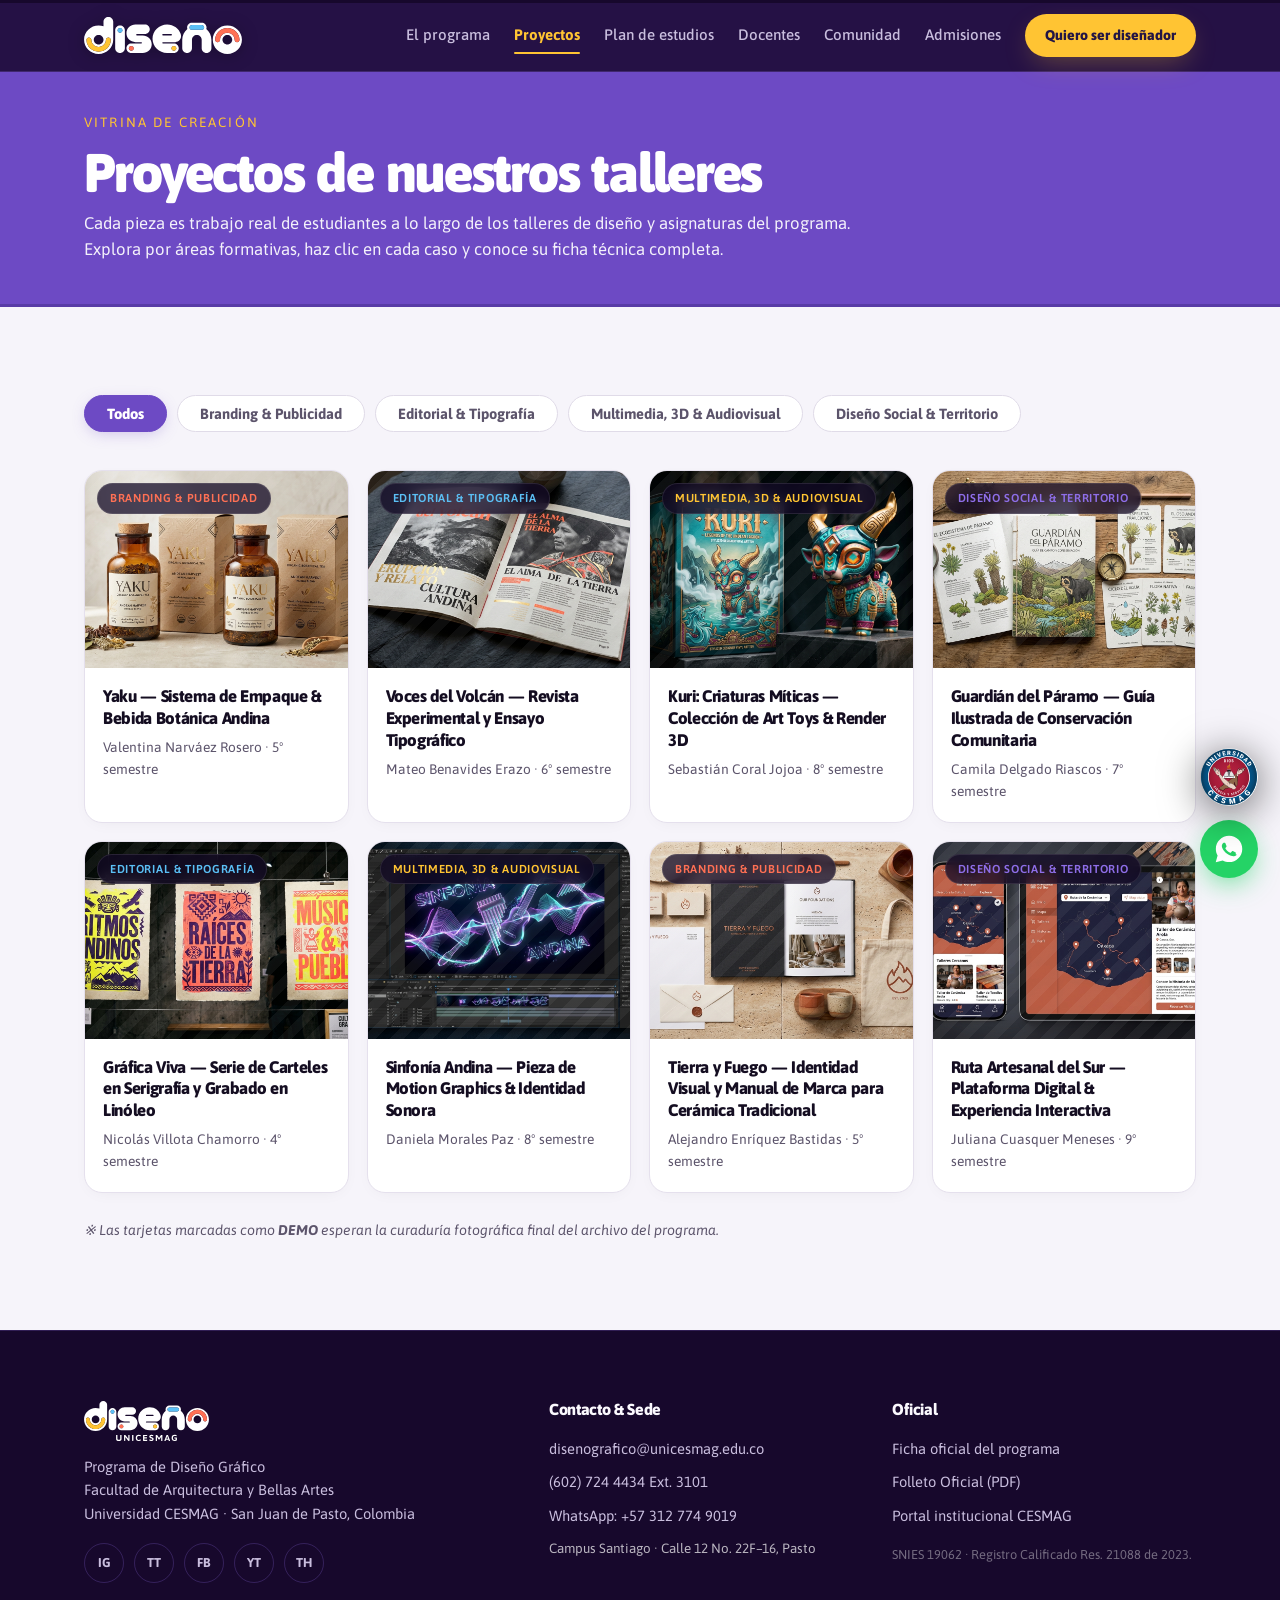
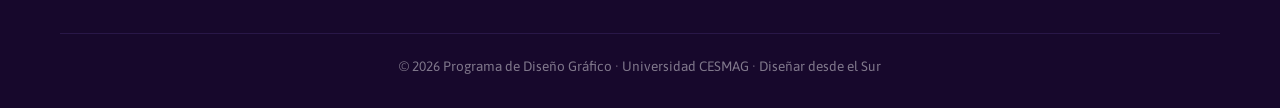
<file: proyectos.html>
<!DOCTYPE html>
<html lang="es">
<head>
  <meta charset="UTF-8">
  <meta name="viewport" content="width=device-width, initial-scale=1.0">
  <title>Proyectos de Taller · Diseño Gráfico UNICESMAG</title>
  <meta name="description" content="Galería y catálogo de proyectos de aula desarrollados en los talleres del Programa de Diseño Gráfico de la Universidad CESMAG.">
  <link rel="icon" type="image/svg+xml" href="assets/img/favicon.svg">
  <link rel="preconnect" href="https://fonts.googleapis.com">
  <link rel="preconnect" href="https://fonts.gstatic.com" crossorigin>
  <link href="https://fonts.googleapis.com/css2?family=Asap:ital,wght@0,300;0,400;0,500;0,600;0,700;0,800;0,900;1,300;1,400;1,600;1,700;1,800;1,900&display=swap" rel="stylesheet">
  <link rel="stylesheet" href="css/styles.css">
</head>
<body data-page="proyectos">

  <!-- ══════════════ BARRA DE PROGRESO + NAVEGACIÓN GLOBAL ══════════════ -->
  <div class="progress-bar" aria-hidden="true"><span id="progressFill"></span></div>

  <header class="nav" id="nav">
    <div class="nav__inner">
      <a href="index.html" class="brand" aria-label="Diseño UNICESMAG — inicio">
        <img src="assets/img/logo.svg" alt="Diseño UNICESMAG" class="brand__logo" width="160" height="38">
      </a>

      <nav class="nav__links" id="navLinks" aria-label="Navegación principal">
        <a href="index.html" class="nav-link">El programa</a>
        <a href="proyectos.html" class="nav-link is-active-page">Proyectos</a>
        <a href="plan-de-estudios.html" class="nav-link">Plan de estudios</a>
        <a href="docentes.html" class="nav-link">Docentes</a>
        <a href="comunidad.html" class="nav-link">Comunidad</a>
        <a href="admisiones.html" class="nav-link">Admisiones</a>
        <a href="admisiones.html" class="btn btn--primary btn--sm">Quiero ser diseñador</a>
      </nav>

      <button class="nav__burger" id="navBurger" aria-label="Abrir menú" aria-expanded="false" aria-controls="navLinks">
        <span></span><span></span><span></span>
      </button>
    </div>
  </header>

  <main>

  <!-- ══════════════ CABECERA DE PROYECTOS ══════════════ -->
  <section class="page-header section--dark">
    <div class="container">
      <p class="kicker">Vitrina de Creación</p>
      <h1 class="page-header__title">Proyectos de nuestros talleres</h1>
      <p class="page-header__sub">Cada pieza es trabajo real de estudiantes a lo largo de los talleres de diseño y asignaturas del programa. Explora por áreas formativas, haz clic en cada caso y conoce su ficha técnica completa.</p>
    </div>
  </section>

  <!-- ══════════════ CATÁLOGO Y FILTROS ══════════════ -->
  <section class="section section--light">
    <div class="container">
      <!-- Filtros por área -->
      <div class="filters reveal" role="tablist" aria-label="Filtrar proyectos por área">
        <button class="filter is-active" data-filter="todos" role="tab" aria-selected="true">Todos</button>
        <button class="filter" data-filter="branding" role="tab" aria-selected="false">Branding &amp; Publicidad</button>
        <button class="filter" data-filter="editorial" role="tab" aria-selected="false">Editorial &amp; Tipografía</button>
        <button class="filter" data-filter="multimedia" role="tab" aria-selected="false">Multimedia, 3D &amp; Audiovisual</button>
        <button class="filter" data-filter="social" role="tab" aria-selected="false">Diseño Social &amp; Territorio</button>
      </div>

      <div class="projects-grid" id="projectsGrid"></div>
      <p class="demo-note reveal">※ Las tarjetas marcadas como <strong>DEMO</strong> esperan la curaduría fotográfica final del archivo del programa.</p>
    </div>
  </section>

  </main>

  <!-- ══════════════ FOOTER GLOBAL ══════════════ -->
  <footer class="footer">
    <div class="container footer__inner">
      <div class="footer__brand">
        <img src="assets/img/logo-completo.svg" alt="Diseño Gráfico UNICESMAG" class="footer__logo" width="180" height="52" loading="lazy">
        <p>Programa de Diseño Gráfico<br>Facultad de Arquitectura y Bellas Artes<br>Universidad CESMAG · San Juan de Pasto, Colombia</p>
        <div class="footer__social">
          <a href="#" aria-label="Instagram del programa">IG</a>
          <a href="#" aria-label="TikTok del programa">TT</a>
          <a href="#" aria-label="Facebook del programa">FB</a>
          <a href="#" aria-label="YouTube">YT</a>
          <a href="#" aria-label="Threads del programa">TH</a>
        </div>
      </div>
      <div class="footer__links">
        <h4>Contacto &amp; Sede</h4>
        <a href="mailto:disenografico@unicesmag.edu.co">disenografico@unicesmag.edu.co</a>
        <a href="tel:+576027244434">(602) 724 4434 Ext. 3101</a>
        <a href="https://wa.me/573127749019" target="_blank" rel="noopener">WhatsApp: +57 312 774 9019</a>
        <p style="font-size: .84rem; color: rgba(255,255,255,0.7); margin-top: 6px; line-height: 1.4;">Campus Santiago · Calle 12 No. 22F–16, Pasto</p>
      </div>
      <div class="footer__links">
        <h4>Oficial</h4>
        <a href="https://www.unicesmag.edu.co/pregrado/diseno-grafico/" target="_blank" rel="noopener">Ficha oficial del programa</a>
        <a href="https://www.unicesmag.edu.co/recursos/uploads/2025/07/Diseno-UNICESMAG-2025.pdf" target="_blank" rel="noopener">Folleto Oficial (PDF)</a>
        <a href="https://www.unicesmag.edu.co" target="_blank" rel="noopener">Portal institucional CESMAG</a>
        <p class="footer__legal">SNIES 19062 · Registro Calificado Res. 21088 de 2023.</p>
      </div>
    </div>
    <div class="footer__bottom container">
      <p>© <span id="year"></span> Programa de Diseño Gráfico · Universidad CESMAG · Diseñar desde el Sur</p>
    </div>
  </footer>

  <!-- Botones de Acción Flotantes (CESMAG Institucional + WhatsApp) -->
  <aside class="floating-actions" aria-label="Acciones rápidas">
    <a href="https://www.unicesmag.edu.co/pregrado/diseno-grafico/" class="float-btn float-btn--cesmag" target="_blank" rel="noopener" aria-label="Visitar portal oficial UNICESMAG" title="Portal Institucional UNICESMAG">
      <img src="assets/img/cesmag.svg" alt="UNICESMAG" width="58" height="58">
    </a>
    <a href="#" id="waFloat" class="float-btn float-btn--wa" aria-label="Chatear por WhatsApp con la secretaría del programa" title="Chatear por WhatsApp con admisiones" target="_blank" rel="noopener">
      <svg width="32" height="32" viewBox="0 0 24 24" fill="currentColor" aria-hidden="true"><path d="M12.04 2c-5.46 0-9.91 4.45-9.91 9.91 0 1.75.46 3.45 1.32 4.95L2.05 22l5.25-1.38c1.45.79 3.08 1.21 4.74 1.21 5.46 0 9.91-4.45 9.91-9.91 0-2.65-1.03-5.14-2.9-7.01A9.816 9.816 0 0012.04 2zm5.78 14.07c-.24.68-1.4 1.29-1.92 1.34-.51.05-1.17.07-3.79-.99-2.62-1.06-4.3-3.73-4.43-3.9-.13-.17-1.06-1.41-1.06-2.69s.67-1.91.91-2.17c.24-.26.52-.33.69-.33.17 0 .34 0 .49.01.16.01.37-.06.58.44.22.52.75 1.83.82 1.96.07.13.11.29.02.47-.09.18-.13.29-.26.44-.13.15-.28.34-.4.46-.13.13-.27.27-.12.53.15.26.68 1.12 1.45 1.81.99.88 1.83 1.15 2.09 1.28.26.13.41.11.56-.06.15-.17.65-.76.82-1.02.17-.26.35-.22.58-.13.24.09 1.51.71 1.77.84.26.13.43.19.49.3.06.11.06.66-.18 1.34z"/></svg>
    </a>
  </aside>

  <!-- Modal de proyecto -->
  <div class="modal" id="projectModal" role="dialog" aria-modal="true" aria-labelledby="modalTitle" hidden>
    <div class="modal__backdrop" data-close></div>
    <div class="modal__card">
      <button class="modal__close" data-close aria-label="Cerrar">✕</button>
      <div class="modal__cover" id="modalCover"></div>
      <div class="modal__body">
        <span class="modal__cat" id="modalCat"></span>
        <h3 id="modalTitle"></h3>
        <p id="modalDesc"></p>
        <dl class="modal__meta" id="modalMeta"></dl>
      </div>
    </div>
  </div>

  <!-- Modal de Noticia -->
  <div class="modal" id="newsModal" role="dialog" aria-modal="true" aria-labelledby="newsModalTitle" hidden>
    <div class="modal__backdrop" data-close></div>
    <div class="modal__card modal__card--news">
      <button class="modal__close" data-close aria-label="Cerrar">✕</button>
      <div class="modal__cover news-modal__cover" id="newsModalCover"></div>
      <div class="modal__body">
        <div class="news-modal__meta-top">
          <span class="newsCard__tag" id="newsModalTag"></span>
          <span class="newsCard__date" id="newsModalDate"></span>
        </div>
        <h3 id="newsModalTitle"></h3>
        <p id="newsModalDesc" class="news-modal__desc"></p>
        <div class="news-modal__footer">
          <span class="news-modal__badge">Programa de Diseño Gráfico · UNICESMAG</span>
          <button class="btn btn--primary btn--sm" data-close>Cerrar</button>
        </div>
      </div>
    </div>
  </div>

  <script src="js/data.js"></script>
  <script src="js/main.js"></script>
</body>
</html>
</file>
<file: css/styles.css>
/* ═══════════════════════════════════════════════════════════════
   DISEÑO UNICESMAG · "Taller Digital Vivo"
   Sistema de diseño del portafolio web del programa
   Paleta cromática oficial + Tipografía Asap (Light, Regular, Bold, Black)
   Jerarquía tipográfica contrastada: Títulos Black (900) + Subtítulos Light (300/400)
   ═══════════════════════════════════════════════════════════════ */

:root {
  /* ─── Paleta oficial exacta UNICESMAG ─── */
  --amarillo:      #ffc433;
  --azul:          #5bc0f5;
  --salmon:        #ff7054;
  --morado:        #6d4ac4;

  /* ─── Derivados cromáticos armónicos ─── */
  --morado-light:  #8e6ee8;
  --morado-2:      #583ba6;
  --morado-3:      #432a84;
  --morado-deep:   #231545;
  --morado-glow:   rgba(109, 74, 196, 0.35);

  --amarillo-light:#ffd466;
  --amarillo-glow: rgba(255, 196, 51, 0.35);
  --azul-glow:     rgba(91, 192, 245, 0.35);
  --salmon-glow:   rgba(255, 112, 84, 0.35);
  --verde:         #4ade80;

  /* ─── Superficies y fondos institucionales (Morado protagonista) ─── */
  --bg-dark:       #200e3b;
  --bg-dark-2:     #2b144e;
  --bg-light:      #f6f4fa;
  --white:         #ffffff;
  --ink:           #140d21;
  --ink-soft:      #5c546b;

  /* ─── Texto sobre fondos oscuros ─── */
  --tx-light:      #fbf9fe;
  --tx-light-2:    #c9bede;

  /* ─── Efectos Glassmorphism y Elevación ─── */
  --glass:         rgba(255, 255, 255, 0.08);
  --glass-brd:     rgba(142, 110, 232, 0.22);
  --glass-morado:  rgba(109, 74, 196, 0.28);
  --radius:        18px;
  --radius-sm:     12px;
  --shadow:        0 18px 50px -18px rgba(109, 74, 196, 0.45);
  --shadow-lg:     0 30px 80px -30px rgba(109, 74, 196, 0.6);

  /* ─── Tipografía oficial Asap ─── */
  --font-head:     "Asap", "Segoe UI", system-ui, sans-serif;
  --font-body:     "Asap", "Segoe UI", system-ui, sans-serif;
  --font-cond:     "Asap", "Segoe UI", system-ui, sans-serif;

  --container:     1160px;
  --nav-h:         72px;
}

/* ─────────────── Base ─────────────── */
*, *::before, *::after { box-sizing: border-box; margin: 0; padding: 0; }

html { scroll-behavior: smooth; }

body {
  font-family: var(--font-body);
  color: var(--ink);
  background: var(--bg-dark);
  line-height: 1.6;
  font-weight: 400;
  -webkit-font-smoothing: antialiased;
  -moz-osx-font-smoothing: grayscale;
}

img { max-width: 100%; display: block; }
a { color: inherit; }

.container { max-width: var(--container); margin-inline: auto; padding-inline: 24px; }

h1, h2, h3, h4, h5 {
  font-family: var(--font-head);
  line-height: 1.08;
  letter-spacing: -.02em;
  font-weight: 900;
}

::selection { background: var(--amarillo); color: var(--morado-deep); }

:focus-visible { outline: 3px solid var(--azul); outline-offset: 3px; border-radius: 6px; }

/* ─────────────── Barra de progreso ─────────────── */
.progress-bar {
  position: fixed; inset: 0 0 auto 0; height: 3px; z-index: 1002;
  background: #17082c;
}
.progress-bar span {
  display: block; height: 100%; width: 0%;
  background: linear-gradient(90deg, var(--morado-light), var(--amarillo), var(--salmon), var(--azul));
  box-shadow: 0 0 10px var(--morado-glow);
  transition: width .12s linear;
}

/* ─────────────── Navegación Global ─────────────── */
.nav {
  position: fixed; inset: 0 0 auto 0; z-index: 1000;
  height: var(--nav-h);
  background: rgba(33, 14, 61, 0.94);
  backdrop-filter: blur(16px);
  -webkit-backdrop-filter: blur(16px);
  border-bottom: 1px solid rgba(142, 110, 232, 0.25);
  transition: background .3s, border-color .3s;
}
.nav__inner {
  max-width: var(--container); margin-inline: auto; height: 100%;
  padding-inline: 24px;
  display: flex; align-items: center; justify-content: space-between; gap: 20px;
}
.brand {
  display: inline-flex; align-items: center; text-decoration: none;
  transition: transform .25s ease, opacity .2s ease;
}
.brand:hover { transform: scale(1.02); opacity: .95; }
.brand__logo {
  height: 38px; width: auto; max-width: 170px;
  display: block; object-fit: contain;
  filter: drop-shadow(0 2px 8px rgba(0,0,0,.3));
}

.nav__links { display: flex; align-items: center; gap: 24px; }
.nav__links a.nav-link {
  color: var(--tx-light-2); text-decoration: none; font-size: .95rem; font-weight: 500;
  transition: color .2s ease, transform .2s ease;
  position: relative; padding: 6px 0;
}
.nav__links a.nav-link:hover { color: var(--white); transform: translateY(-1px); }
.nav__links a.nav-link.is-active-page {
  color: var(--amarillo); font-weight: 700;
}
.nav__links a.nav-link.is-active-page::after {
  content: ""; position: absolute; bottom: 0; left: 0; right: 0;
  height: 2px; background: var(--amarillo); border-radius: 2px;
}

.nav__burger {
  display: none; background: none; border: 0; cursor: pointer;
  width: 42px; height: 42px; position: relative;
}
.nav__burger span {
  position: absolute; left: 9px; right: 9px; height: 2px;
  background: var(--tx-light); border-radius: 2px;
  transition: transform .25s, opacity .2s, top .25s;
}
.nav__burger span:nth-child(1) { top: 14px; }
.nav__burger span:nth-child(2) { top: 20px; }
.nav__burger span:nth-child(3) { top: 26px; }
.nav__burger.is-open span:nth-child(1) { top: 20px; transform: rotate(45deg); }
.nav__burger.is-open span:nth-child(2) { opacity: 0; }
.nav__burger.is-open span:nth-child(3) { top: 20px; transform: rotate(-45deg); }

/* ─────────────── Botones ─────────────── */
.btn {
  display: inline-flex; align-items: center; justify-content: center; gap: 10px;
  font-family: var(--font-head); font-weight: 800; font-size: .98rem;
  padding: 13px 26px; border-radius: 999px; border: 0; cursor: pointer;
  text-decoration: none; transition: transform .2s ease, box-shadow .2s ease, background .2s ease, color .2s ease;
}
.btn--primary {
  background: var(--amarillo); color: var(--morado-deep);
  box-shadow: 0 10px 28px -8px var(--amarillo-glow);
}
.btn--primary:hover {
  transform: translateY(-2px);
  background: var(--amarillo-light);
  box-shadow: 0 16px 36px -8px rgba(255, 196, 51, 0.7);
}
.btn--ghost {
  background: transparent; color: var(--tx-light);
  border: 1.5px solid var(--glass-brd);
}
.btn--ghost:hover {
  border-color: var(--azul); color: var(--white);
  box-shadow: 0 8px 24px -8px var(--azul-glow);
  transform: translateY(-2px);
}
.btn--sm { padding: 10px 20px; font-size: .88rem; }
.btn--full { width: 100%; }

/* ─────────────── Cabeceras de Subpáginas (Morado Oficial) ─────────────── */
.page-header, .page-header.section--dark {
  position: relative; overflow: hidden;
  padding: calc(var(--nav-h) + 40px) 0 42px;
  background: var(--morado);
  border-bottom: 3px solid var(--morado-2);
  color: var(--white);
}
.page-header .kicker { color: var(--amarillo); }
.page-header__title {
  font-size: clamp(2.3rem, 4.8vw, 3.4rem);
  font-weight: 900; color: var(--white); margin-top: 8px;
}
.page-header__meta {
  font-family: var(--font-body); font-size: 0.98rem; font-weight: 400;
  letter-spacing: .06em; color: var(--amarillo); margin-top: 8px;
}
.page-header__sub {
  font-size: 1.05rem; color: rgba(255, 255, 255, 0.92); max-width: 820px;
  margin-top: 8px; line-height: 1.55; font-weight: 400;
}

/* ─────────────── Hero ─────────────── */
.hero {
  position: relative; overflow: hidden;
  min-height: 94svh;
  display: flex; flex-direction: column; justify-content: center;
  padding: calc(var(--nav-h) + 40px) 0 60px;
  background:
    radial-gradient(1000px 520px at 80% -10%, rgba(142, 110, 232, 0.28), transparent 60%),
    radial-gradient(850px 480px at -10% 110%, rgba(255, 112, 84, 0.16), transparent 60%),
    linear-gradient(160deg, #341a63 0%, var(--bg-dark) 75%);
  color: var(--tx-light);
}
.hero__bg { position: absolute; inset: 0; pointer-events: none; }
.blob {
  position: absolute; border-radius: 50%; filter: blur(95px); opacity: .55;
  animation: drift 14s ease-in-out infinite alternate;
}
.blob--a { width: 480px; height: 480px; left: -140px; top: -120px; background: rgba(109, 74, 196, 0.35); }
.blob--b { width: 520px; height: 520px; right: -160px; bottom: -180px; background: rgba(255, 196, 51, 0.16); animation-delay: -7s; }
@keyframes drift {
  from { transform: translate(0,0) scale(1); }
  to   { transform: translate(50px, 30px) scale(1.12); }
}

.hero__content { position: relative; text-align: center; max-width: 940px; }
.badge {
  display: inline-flex; align-items: center; justify-content: center;
  font-family: var(--font-body);
  font-size: .84rem; font-weight: 300; letter-spacing: .08em; text-transform: uppercase;
  color: var(--tx-light-2);
  border: 1px solid var(--glass-brd); border-radius: 999px;
  padding: 6px 18px; background: var(--glass); backdrop-filter: blur(10px);
}

.hero__title {
  font-size: clamp(2.4rem, 5.8vw, 4.4rem);
  font-weight: 900;
  line-height: 1.05;
  letter-spacing: -.03em;
  margin: 22px 0 16px;
}
.grad-text {
  background: linear-gradient(94deg, var(--amarillo) 0%, var(--salmon) 38%, var(--morado-light) 75%, var(--azul) 100%);
  -webkit-background-clip: text; background-clip: text;
  -webkit-text-fill-color: transparent; color: transparent;
}
.hero__sub {
  max-width: 860px; margin-inline: auto;
  color: var(--tx-light-2);
  font-size: clamp(0.98rem, 1.4vw, 1.08rem);
  font-weight: 400;
  line-height: 1.5;
}
.hero__sub strong { color: var(--tx-light); font-weight: 600; }
.hero__ctas { display: flex; gap: 16px; justify-content: center; flex-wrap: wrap; margin-top: 32px; }

/* Cifras */
.stats {
  position: relative; margin-top: 54px;
  display: grid; grid-template-columns: repeat(4, 1fr); gap: 16px;
}
.stat {
  background: var(--glass); border: 1px solid var(--glass-brd);
  border-radius: var(--radius); padding: 22px 14px;
  backdrop-filter: blur(12px); text-align: center;
  display: flex; flex-direction: column; align-items: center; justify-content: center;
  transition: transform .25s ease, border-color .25s ease, box-shadow .25s ease;
}
.stat:hover {
  transform: translateY(-4px);
  border-color: var(--morado-light);
  box-shadow: 0 12px 30px -10px var(--morado-glow);
}
.stat__num {
  display: block; font-family: var(--font-head); font-weight: 900;
  font-size: clamp(2.2rem, 3.4vw, 2.9rem); color: var(--amarillo);
  line-height: 1; letter-spacing: -.02em;
}
.stat__label {
  font-size: .84rem; color: var(--tx-light-2); font-weight: 400;
  line-height: 1.35; margin-top: 8px; max-width: 220px;
}
.stat__label strong { color: var(--amarillo); font-weight: 600; }

/* ─────────────── Secciones ─────────────── */
.section { padding: 88px 0; }
.section--light { background: var(--bg-light); color: var(--ink); }
.section--dark  {
  background:
    radial-gradient(900px 450px at 100% 0%, rgba(109, 74, 196, 0.22), transparent 60%),
    linear-gradient(180deg, var(--bg-dark) 0%, var(--bg-dark-2) 100%);
  color: var(--tx-light);
}
.section__head { max-width: 760px; margin-bottom: 44px; }
.section__head h2 {
  font-size: clamp(2rem, 4.2vw, 2.9rem);
  font-weight: 900;
  line-height: 1.08;
  letter-spacing: -.02em;
}
.section--dark .section__head h2 { color: var(--tx-light); }
.section__sub { margin-top: 12px; color: var(--ink-soft); font-size: 1.05rem; font-weight: 400; line-height: 1.55; }
.section--dark .section__sub { color: var(--tx-light-2); }

.kicker {
  font-family: var(--font-body); font-weight: 400;
  font-size: .84rem; letter-spacing: .16em; text-transform: uppercase;
  color: var(--salmon); margin-bottom: 10px;
}
.section--dark .kicker { color: var(--amarillo); }
.section--news .kicker { color: var(--azul); }
.section--news .section__sub { color: var(--tx-light-2); }


/* ─────────────── Pilares ─────────────── */
.pillars { display: grid; grid-template-columns: repeat(4, 1fr); gap: 18px; }
.pillar {
  background: var(--white); border-radius: var(--radius);
  padding: 32px 26px; box-shadow: 0 6px 24px -14px rgba(30,30,36,.15);
  border-top: 4px solid transparent;
  transition: transform .25s ease, box-shadow .25s ease;
}
.pillar:nth-child(1) { border-top-color: var(--amarillo); }
.pillar:nth-child(2) { border-top-color: var(--salmon); }
.pillar:nth-child(3) { border-top-color: var(--azul); }
.pillar:nth-child(4) { border-top-color: var(--morado); }
.pillar:hover { transform: translateY(-6px); box-shadow: var(--shadow); }
.pillar__icon {
  width: 54px; height: 54px; border-radius: 16px;
  display: grid; place-items: center; margin-bottom: 18px;
  background: rgba(255, 196, 51, 0.16); color: #9e7000;
}
.pillar__icon--b { background: rgba(255, 112, 84, 0.16); color: #d63d1e; }
.pillar__icon--c { background: rgba(91, 192, 245, 0.16); color: #0b80b8; }
.pillar__icon--d { background: rgba(109, 74, 196, 0.16); color: var(--morado); }
.pillar h3 { font-size: 1.22rem; margin-bottom: 8px; font-weight: 800; line-height: 1.2; }
.pillar p { font-size: .94rem; color: var(--ink-soft); font-weight: 400; line-height: 1.55; }

.programa-hero-logo {
  display: flex; justify-content: center; align-items: center;
  margin: 60px auto 36px; width: 100%;
}
.programa-hero-logo__img {
  width: 100%; max-width: 620px; height: auto; display: block;
  object-fit: contain;
}

/* ─────────────── Ficha oficial del programa (Tarjeta Morada) ─────────────── */
.ficha {
  margin-top: 14px; border-radius: var(--radius);
  background: var(--morado); color: var(--white);
  box-shadow: 0 16px 40px -12px var(--morado-glow);
  padding: 34px 36px; border: 2px solid var(--morado-2);
}
.ficha__head {
  display: flex; flex-wrap: wrap; align-items: center;
  justify-content: space-between; gap: 12px; margin-bottom: 22px;
  padding-bottom: 16px; border-bottom: 1px solid rgba(255, 255, 255, 0.2);
}
.ficha__head h3 { font-size: 1.35rem; font-weight: 900; color: var(--white); }
.ficha__src {
  display: inline-flex; align-items: center; gap: 6px;
  font-family: var(--font-body); font-size: .86rem; font-weight: 700;
  color: var(--morado-deep); background: var(--white);
  padding: 8px 16px; border-radius: 8px; text-decoration: none;
  transition: all .2s ease;
}
.ficha__src:hover {
  background: var(--amarillo); transform: translateY(-2px);
  box-shadow: 0 4px 14px -4px rgba(0,0,0,0.3);
}
.ficha__grid {
  display: grid; grid-template-columns: repeat(4, 1fr); gap: 18px 24px;
}
.ficha__grid dt {
  font-family: var(--font-body); font-size: .76rem; font-weight: 600;
  letter-spacing: .08em; text-transform: uppercase; color: var(--amarillo);
}
.ficha__grid dd {
  font-size: .96rem; font-weight: 600; margin-top: 4px; color: var(--white);
}

/* ═══════════════════════════════════════════════════════════════
   CINTA CONTINUA DE PROYECTOS (SHOWCASE TAPE)
   ═══════════════════════════════════════════════════════════════ */
.section--tape { padding-bottom: 60px; overflow: hidden; }
.tape-header {
  display: flex; justify-content: space-between; align-items: flex-end; gap: 20px;
  margin-bottom: 24px; flex-wrap: wrap;
}
.btn--tape-cta { white-space: nowrap; }

.tape-viewport {
  width: 100%; overflow-x: auto; padding: 12px 0 24px;
  scrollbar-width: thin; -webkit-overflow-scrolling: touch;
}
.tape-track {
  display: flex; gap: 20px; width: max-content; padding-inline: max(24px, calc((100vw - var(--container)) / 2));
}
.tape-card {
  width: 320px; flex-shrink: 0; border-radius: var(--radius);
  background: var(--white); border: 1px solid #e5e0ed;
  overflow: hidden; cursor: pointer; text-align: left;
  transition: transform .25s ease, border-color .25s ease, box-shadow .25s ease;
  color: var(--ink);
  box-shadow: 0 4px 18px -8px rgba(0,0,0,0.08);
}
.tape-card:hover {
  transform: translateY(-6px);
  border-color: var(--morado);
  box-shadow: 0 16px 36px -10px var(--morado-glow);
}
.tape-card__cover {
  aspect-ratio: 16 / 10; position: relative; overflow: hidden;
  display: grid; place-items: center;
}
.tape-card__cover img { width: 100%; height: 100%; object-fit: cover; }
.tape-card__cat {
  position: absolute; top: 12px; left: 12px; z-index: 2;
  font-family: var(--font-body); font-size: .72rem; font-weight: 600;
  letter-spacing: .06em; text-transform: uppercase;
  background: rgba(18, 9, 36, 0.75); color: #fff;
  padding: 4px 10px; border-radius: 999px; backdrop-filter: blur(6px);
}
.tape-card__glyph {
  font-family: var(--font-head); font-weight: 900; font-size: 2.4rem;
  color: rgba(255,255,255,.94); text-shadow: 0 2px 20px rgba(0,0,0,.35);
}
.tape-card__body { padding: 16px 18px 18px; }
.tape-card__body h4 { font-size: 1.05rem; font-weight: 800; line-height: 1.3; color: var(--ink); }
.tape-card__body p { font-size: .86rem; color: var(--ink-soft); margin-top: 6px; font-weight: 400; }

/* ═══════════════════════════════════════════════════════════════
   HERRAMIENTAS REALES (TARJETAS TEMÁTICAS DE COLOR & CHIPS)
   ═══════════════════════════════════════════════════════════════ */
.apps-sections-grid {
  display: flex; flex-direction: column; gap: 24px;
}
.apps-group {
  border-radius: var(--radius); padding: 28px 32px;
  box-shadow: 0 10px 30px -10px rgba(0,0,0,0.25);
  transition: transform .25s ease;
}
.apps-group:hover { transform: translateY(-4px); }

.apps-group__head h3 {
  font-size: 1.32rem; font-weight: 900; line-height: 1.2;
}

.apps-chips-grid {
  display: grid; grid-template-columns: repeat(auto-fill, minmax(240px, 1fr));
  gap: 14px; margin-top: 20px;
}
.app-chip {
  display: flex; align-items: center; gap: 14px;
  padding: 12px 16px; border-radius: 12px;
  transition: transform .2s ease, background .2s ease;
}
.app-chip:hover { transform: translateY(-2px); }

.app-chip__icon {
  width: 44px; height: 44px; border-radius: 10px; flex-shrink: 0;
  display: grid; place-items: center; font-family: var(--font-head);
  font-weight: 900; font-size: 1.15rem;
  box-shadow: 0 4px 12px -4px rgba(0,0,0,0.2);
}
.app-chip__text { display: flex; flex-direction: column; gap: 2px; }
.app-chip__text strong { font-size: .98rem; font-weight: 800; line-height: 1.25; }
.app-chip__text span { font-size: .78rem; font-weight: 500; letter-spacing: .04em; }

/* 1. Suite Creativa Principal (Salmón) */
.apps-group--salmon {
  background: linear-gradient(135deg, var(--salmon) 0%, #e85538 100%);
  color: var(--white);
}
.apps-group--salmon .apps-group__head h3 { color: var(--white); }
.apps-group--salmon .app-chip {
  background: rgba(255, 255, 255, 0.16);
  border: 1.5px solid rgba(255, 255, 255, 0.3);
}
.apps-group--salmon .app-chip:hover { background: rgba(255, 255, 255, 0.24); }
.apps-group--salmon .app-chip__icon { background: var(--white); color: #e85538; }
.apps-group--salmon .app-chip__text strong { color: var(--white); }
.apps-group--salmon .app-chip__text span { color: rgba(255, 255, 255, 0.92); }

/* 2. 3D, Interacción & Código (Amarillo Dorado Luminoso Puro) */
.apps-group--amarillo {
  background: #ffc433;
  color: var(--morado-deep);
  box-shadow: 0 12px 36px -10px rgba(255, 196, 51, 0.4);
}
.apps-group--amarillo .apps-group__head h3 { color: var(--morado-deep); }
.apps-group--amarillo .app-chip {
  background: rgba(20, 13, 33, 0.08);
  border: 1.5px solid rgba(20, 13, 33, 0.16);
}
.apps-group--amarillo .app-chip:hover { background: rgba(20, 13, 33, 0.14); }
.apps-group--amarillo .app-chip__icon { background: var(--morado-deep); color: #ffc433; }
.apps-group--amarillo .app-chip__text strong { color: var(--morado-deep); }
.apps-group--amarillo .app-chip__text span { color: #3b2b52; }

/* 3. Talleres y Oficio Físico (Azul) */
.apps-group--azul {
  background: linear-gradient(135deg, var(--azul) 0%, #2f9cdb 100%);
  color: var(--white);
}
.apps-group--azul .apps-group__head h3 { color: var(--white); }
.apps-group--azul .app-chip {
  background: rgba(255, 255, 255, 0.18);
  border: 1.5px solid rgba(255, 255, 255, 0.35);
}
.apps-group--azul .app-chip:hover { background: rgba(255, 255, 255, 0.26); }
.apps-group--azul .app-chip__icon { background: var(--white); color: #167bb3; }
.apps-group--azul .app-chip__text strong { color: var(--white); }
.apps-group--azul .app-chip__text span { color: rgba(255, 255, 255, 0.92); }

/* ═══════════════════════════════════════════════════════════════
   GANCHO AL PLAN DE ESTUDIOS (LANDING 3 FASES HORIZONTALES)
   ═══════════════════════════════════════════════════════════════ */
.teaser-card {
  background: var(--white); border-radius: var(--radius);
  padding: 42px 40px; box-shadow: var(--shadow);
  border: 1px solid #e5e0ed;
}
.teaser-fases {
  display: grid; grid-template-columns: repeat(3, 1fr); gap: 20px;
  margin: 32px 0 28px;
}
.tf-item {
  background: #f8f6fc; border-radius: var(--radius-sm);
  padding: 24px 22px; border-left: 5px solid var(--amarillo);
  display: flex; flex-direction: column; gap: 6px;
  box-shadow: 0 4px 16px -8px rgba(0,0,0,0.06);
  transition: transform .25s ease, box-shadow .25s ease;
}
.tf-item:nth-child(2) { border-left-color: var(--azul); }
.tf-item:nth-child(3) { border-left-color: var(--salmon); }
.tf-item:hover { transform: translateY(-4px); box-shadow: 0 10px 24px -10px rgba(0,0,0,0.12); }
.tf-badge {
  display: inline-block; font-family: var(--font-body); font-size: .78rem;
  font-weight: 700; text-transform: uppercase; letter-spacing: .08em;
  margin-bottom: 4px;
}
.tf-item strong { font-size: 1.25rem; font-weight: 900; color: var(--ink); line-height: 1.2; }
.tf-item p { font-size: .9rem; color: var(--ink-soft); font-weight: 400; line-height: 1.5; margin: 0; }
.teaser-card__ctas { display: flex; gap: 14px; flex-wrap: wrap; margin-top: 10px; }

/* ═══════════════════════════════════════════════════════════════
   PRESENCIA INSTITUCIONAL & ATENCIÓN INMEDIATA (2 COLUMNAS)
   ═══════════════════════════════════════════════════════════════ */
.presencia-layout {
  display: grid; grid-template-columns: 1.05fr 1fr; gap: 28px; align-items: start;
}
.presencia-col-left {
  display: flex; flex-direction: column; gap: 24px;
}
.presencia-col-right {
  height: 100%;
}
.presencia-col-right .card-teaser--form {
  background: var(--morado); border-radius: var(--radius);
  padding: 38px 34px; box-shadow: 0 16px 48px -12px var(--morado-glow);
  border: 2px solid var(--morado-2);
  height: 100%; display: flex; flex-direction: column; justify-content: space-between;
}
.presencia-col-right .card-teaser--form h3 {
  font-size: 1.5rem; font-weight: 900; color: var(--white); margin-bottom: 6px;
}
.presencia-col-right .card-teaser--form p {
  font-size: .95rem; color: rgba(255, 255, 255, 0.9); margin-bottom: 18px;
}
.presencia-col-right .card-teaser--form label {
  display: block; font-size: .84rem; font-weight: 700;
  letter-spacing: .02em; margin: 12px 0 5px; color: var(--white);
}
.presencia-col-right .card-teaser--form input,
.presencia-col-right .card-teaser--form select {
  width: 100%; padding: 12px 14px; border-radius: 10px;
  border: 1.5px solid rgba(255,255,255,.35);
  background: rgba(255,255,255,.15); color: var(--white);
  font-family: var(--font-body); font-size: .95rem; font-weight: 400;
  transition: border-color .2s ease, background .2s ease;
}
.presencia-col-right .card-teaser--form input::placeholder { color: rgba(255,255,255,.65); }
.presencia-col-right .card-teaser--form input:focus,
.presencia-col-right .card-teaser--form select:focus {
  outline: none; border-color: var(--amarillo); background: rgba(255,255,255,.22);
}
.presencia-col-right .card-teaser--form select {
  appearance: none; -webkit-appearance: none; cursor: pointer;
  background-image: url("data:image/svg+xml,%3Csvg xmlns='http://www.w3.org/2000/svg' width='14' height='14' viewBox='0 0 24 24' fill='none'%3E%3Cpath d='M6 9l6 6 6-6' stroke='%23ffc433' stroke-width='2.4' stroke-linecap='round' stroke-linejoin='round'/%3E%3C/svg%3E");
  background-repeat: no-repeat; background-position: right 14px center;
}
.presencia-col-right .card-teaser--form select option { background: var(--morado-deep); color: var(--white); }
.presencia-col-right .card-teaser--form .btn { margin-top: 18px; }
.card-teaser__tag {
  display: inline-block; align-self: flex-start;
  font-family: var(--font-body); font-size: .75rem; font-weight: 700;
  letter-spacing: .08em; text-transform: uppercase;
  padding: 4px 14px; border-radius: 999px; margin-bottom: 14px;
}
.lbl-opt { font-weight: 400; opacity: .8; font-size: .78rem; }
.form-row { display: grid; grid-template-columns: 1fr 1fr; gap: 10px; }

/* ─────────────── Proyectos (Catálogo Completo sobre fondo claro) ─────────────── */
.filters {
  display: flex; flex-wrap: wrap; gap: 10px; margin-bottom: 38px;
}
.filter {
  font-family: var(--font-head); font-weight: 700; font-size: .92rem;
  color: var(--ink-soft); background: var(--white);
  border: 1.5px solid #e0dbe8; border-radius: 999px;
  padding: 9px 22px; cursor: pointer;
  transition: all .2s ease;
}
.filter:hover { color: var(--morado); border-color: var(--morado); transform: translateY(-1px); }
.filter.is-active {
  background: var(--morado); color: var(--white);
  border-color: var(--morado); font-weight: 800;
  box-shadow: 0 4px 16px -4px var(--morado-glow);
}

.projects-grid {
  display: grid; grid-template-columns: repeat(4, 1fr); gap: 18px;
}
.project {
  border-radius: var(--radius); overflow: hidden; cursor: pointer;
  background: var(--white); border: 1px solid #e5e0ed;
  box-shadow: 0 4px 18px -8px rgba(0,0,0,0.08);
  transition: transform .25s ease, border-color .25s ease, box-shadow .25s ease, opacity .3s;
  text-align: left; color: var(--ink); font: inherit;
}
.project:hover {
  transform: translateY(-6px);
  border-color: var(--morado);
  box-shadow: 0 16px 36px -12px var(--morado-glow);
}
.project.is-hidden { display: none; }

.project__cover {
  aspect-ratio: 4 / 3; position: relative; overflow: hidden;
  display: grid; place-items: center;
}
.project__cover img { width: 100%; height: 100%; object-fit: cover; }
.project__glyph {
  font-family: var(--font-head); font-weight: 900; font-size: 2.8rem;
  color: rgba(255,255,255,.94); text-shadow: 0 2px 20px rgba(0,0,0,.35);
  letter-spacing: -.03em;
}
.project__cover::after {
  content: ""; position: absolute; inset: 0;
  background: repeating-linear-gradient(-45deg, rgba(255,255,255,.05) 0 10px, transparent 10px 20px);
}
.project__cat {
  position: absolute; top: 12px; left: 12px; z-index: 2;
  font-family: var(--font-body);
  font-size: .72rem; font-weight: 600; letter-spacing: .06em; text-transform: uppercase;
  background: rgba(18, 9, 36, 0.75); color: #fff;
  padding: 5px 12px; border-radius: 999px; backdrop-filter: blur(6px);
  border: 1px solid rgba(255,255,255,.1);
}
.project__demo {
  position: absolute; top: 12px; right: 12px; z-index: 2;
  font-family: var(--font-body);
  font-size: .68rem; font-weight: 600; letter-spacing: .08em;
  background: var(--morado); color: var(--amarillo);
  border: 1px dashed rgba(255, 196, 51, 0.7);
  padding: 4px 10px; border-radius: 6px;
}
.project__body { padding: 18px 18px 20px; }
.project__body h3 { font-size: 1.05rem; line-height: 1.3; font-weight: 800; color: var(--ink); }
.project__body p { margin-top: 6px; font-size: .86rem; color: var(--ink-soft); font-weight: 400; }

.demo-note { margin-top: 26px; font-size: .88rem; color: var(--ink-soft); font-style: italic; }

/* ═══════════════════════════════════════════════════════════════
   PLAN DE ESTUDIOS INTERACTIVO (Fases PEP + Semestres + Detalle)
   ═══════════════════════════════════════════════════════════════ */
.malla-folleto {
  background: linear-gradient(135deg, var(--salmon) 0%, #e85538 100%);
  color: var(--white); border-radius: var(--radius);
  padding: 24px 28px; margin-bottom: 30px;
  display: flex; justify-content: space-between; align-items: center; gap: 20px;
  box-shadow: 0 10px 30px -10px var(--salmon-glow);
  border: 1px solid rgba(255, 255, 255, 0.25);
}
.malla-folleto__info { flex: 1; min-width: 0; }
.malla-folleto__badge {
  display: inline-block; font-family: var(--font-body);
  font-size: .75rem; font-weight: 600; letter-spacing: .08em; text-transform: uppercase;
  background: var(--white); color: #e85538;
  padding: 3px 10px; border-radius: 6px; margin-bottom: 6px;
}
.malla-folleto__info h3 { font-size: 1.25rem; font-weight: 900; color: var(--white); }
.malla-folleto__info p { font-size: .9rem; color: rgba(255, 255, 255, 0.95); margin-top: 4px; font-weight: 400; }
.btn--folleto {
  flex-shrink: 0; white-space: nowrap; font-size: .92rem;
  background: var(--amarillo); color: var(--morado-deep);
}
.btn--folleto:hover {
  background: var(--amarillo-light);
}

.fases-nav {
  display: grid; grid-template-columns: repeat(3, 1fr); gap: 14px;
  margin-bottom: 18px;
}
.fase-tab {
  background: var(--white); border: 2px solid transparent;
  border-radius: var(--radius-sm); padding: 16px 18px; text-align: left;
  cursor: pointer; transition: all .25s ease; font: inherit; color: var(--ink);
  box-shadow: 0 4px 18px -10px rgba(30,30,36,.12);
  display: flex; flex-direction: column; gap: 3px;
}
.fase-tab:hover {
  transform: translateY(-3px); box-shadow: var(--shadow);
  border-color: rgba(109, 74, 196, 0.35);
}
.fase-tab__badge {
  font-family: var(--font-body); font-size: .74rem; font-weight: 600;
  letter-spacing: .08em; text-transform: uppercase; color: var(--morado);
}
.fase-tab strong { font-size: 1.18rem; font-weight: 900; }
.fase-tab__rango { font-size: .82rem; color: var(--ink-soft); font-weight: 400; }

.fase-tab.is-active {
  background: var(--morado); color: var(--white);
  border-color: var(--amarillo);
  box-shadow: 0 10px 30px -10px var(--morado-glow);
}
.fase-tab.is-active .fase-tab__badge { color: var(--amarillo); }
.fase-tab.is-active .fase-tab__rango { color: rgba(255, 255, 255, 0.85); }

.sem-nav {
  display: flex; gap: 8px; overflow-x: auto; padding: 6px 6px 14px;
  margin-bottom: 20px; scrollbar-width: none; -ms-overflow-style: none;
}
.sem-nav::-webkit-scrollbar { display: none; }

.sem-pill {
  flex: 1; min-width: 78px; padding: 10px 4px; border-radius: 12px;
  background: var(--white); border: 1.5px solid #e5e0ed;
  cursor: pointer; text-align: center; font: inherit;
  transition: all .2s ease; display: flex; flex-direction: column; align-items: center; gap: 2px;
}
.sem-pill:hover { border-color: var(--morado); transform: translateY(-2px); }
.sem-pill__num {
  font-family: var(--font-head); font-weight: 900; font-size: 1.18rem;
  color: var(--ink); line-height: 1;
}
.sem-pill__cr {
  font-family: var(--font-body); font-size: .75rem; font-weight: 500;
  color: var(--ink-soft);
}
.sem-pill.in-fase {
  border-color: rgba(109, 74, 196, 0.4);
  background: rgba(109, 74, 196, 0.05);
}
.sem-pill.is-active {
  background: var(--morado); border-color: var(--morado);
  box-shadow: 0 6px 20px -6px var(--morado-glow);
  transform: translateY(-3px);
}
.sem-pill.is-active .sem-pill__num { color: var(--amarillo); }
.sem-pill.is-active .sem-pill__cr { color: rgba(255,255,255,.9); }

.malla-viewer {
  background: var(--white); border-radius: var(--radius);
  box-shadow: var(--shadow-lg); overflow: hidden;
  border: 1px solid #e5e0ed;
}
.malla-viewer__head {
  background: linear-gradient(135deg, var(--morado) 0%, var(--morado-2) 100%);
  color: var(--white); padding: 24px 28px;
  display: flex; justify-content: space-between; align-items: center; gap: 20px;
  border-bottom: 1px solid rgba(255, 255, 255, 0.18);
}
.malla-vh__badge {
  display: inline-block; font-family: var(--font-body); font-size: .75rem;
  font-weight: 600; letter-spacing: .08em; text-transform: uppercase;
  background: var(--amarillo); color: var(--morado-deep);
  padding: 4px 12px; border-radius: 999px; margin-bottom: 8px;
}
.malla-vh__main h3 { font-size: 1.38rem; font-weight: 900; color: var(--white); }
.malla-vh__eje { color: var(--amarillo); }
.malla-vh__desc { font-size: .92rem; color: rgba(255, 255, 255, 0.9); margin-top: 4px; font-weight: 400; }

.malla-vh__stats { display: flex; gap: 12px; flex-shrink: 0; }
.malla-stat-box {
  background: rgba(255,255,255,.08); border: 1px solid var(--glass-brd);
  border-radius: 12px; padding: 8px 16px; text-align: center;
}
.malla-stat-box .ms-num {
  display: block; font-family: var(--font-head); font-weight: 900;
  font-size: 1.4rem; color: var(--amarillo); line-height: 1;
}
.malla-stat-box .ms-lbl {
  font-family: var(--font-body); font-size: .7rem; font-weight: 500;
  letter-spacing: .08em; text-transform: uppercase; color: var(--tx-light-2);
}

.malla-viewer__layout {
  display: grid; grid-template-columns: 1.15fr 1fr;
  min-height: 380px;
}

.malla-subjects {
  padding: 16px; display: flex; flex-direction: column; gap: 8px;
  border-right: 1px solid #eeeaf2; background: #faf8fd;
}
.subj-item {
  display: flex; align-items: center; justify-content: space-between; gap: 14px;
  background: var(--white); border: 1.5px solid #eae5f0;
  border-radius: 12px; padding: 14px 18px; cursor: pointer;
  text-align: left; font: inherit; transition: all .2s ease;
  position: relative;
  box-shadow: 0 4px 14px -6px rgba(109,74,196,.12);
}
.subj-item:hover {
  border-color: var(--morado); transform: translateX(3px);
  box-shadow: 0 6px 18px -6px rgba(109,74,196,.2);
}
.subj-item__text { flex: 1; min-width: 0; }
.subj-item__text h4 {
  font-size: .98rem; font-weight: 800; color: var(--ink); line-height: 1.3;
}
.subj-item__meta {
  display: flex; align-items: center; gap: 10px; margin-top: 4px; flex-wrap: wrap;
}
.subj-item__cred {
  font-family: var(--font-body); font-size: .84rem; font-weight: 500;
  color: var(--ink-soft);
}
.subj-item__eje-badge {
  font-family: var(--font-body); font-size: .72rem; font-weight: 700;
  letter-spacing: .06em; text-transform: uppercase;
  background: var(--morado); color: var(--white);
  padding: 3px 9px; border-radius: 6px;
}

.subj-item.is-selected {
  background: var(--morado); border-color: var(--morado);
  box-shadow: 0 6px 18px -6px var(--morado-glow);
  transform: translateX(4px);
}
.subj-item.is-selected .subj-item__text h4 { color: var(--white); }
.subj-item.is-selected .subj-item__eje-badge {
  background: var(--white); color: var(--morado); font-weight: 800;
}
.sd-tag--eje {
  background: var(--morado); color: var(--white); font-weight: 800;
}

.malla-detail {
  padding: 26px 28px; display: flex; flex-direction: column; justify-content: center;
  background: var(--white);
}
.subj-detail-card {
  display: flex; flex-direction: column; gap: 16px;
  animation: fadeIn .3s ease;
}
@keyframes fadeIn {
  from { opacity: 0; transform: translateY(8px); }
  to   { opacity: 1; transform: none; }
}
.subj-detail__top { display: flex; flex-wrap: wrap; gap: 8px; }
.sd-tag {
  font-family: var(--font-body); font-size: .76rem; font-weight: 600;
  letter-spacing: .06em; text-transform: uppercase;
  padding: 4px 12px; border-radius: 999px;
}
.sd-tag--tipo { background: rgba(109, 74, 196, 0.12); color: var(--morado); }
.sd-tag--sem  { background: rgba(91, 192, 245, 0.15); color: #0a80b8; }
.sd-tag--cred { background: rgba(255, 196, 51, 0.25); color: #8a6200; }

.subj-detail__title {
  font-size: 1.48rem; font-weight: 900; color: var(--ink); line-height: 1.2;
}
.subj-detail__body h5 {
  font-family: var(--font-body); font-size: .8rem; font-weight: 600;
  letter-spacing: .08em; text-transform: uppercase; color: var(--ink-soft);
  margin-bottom: 6px;
}
.subj-detail__body p {
  font-size: 1.02rem; color: var(--ink); line-height: 1.6; font-weight: 400;
}

.subj-detail__footer {
  margin-top: 8px; padding-top: 16px; border-top: 1px dashed #e5e0ed;
  display: flex; flex-direction: column; gap: 6px; font-size: .88rem;
}
.sd-footer-item { display: flex; gap: 8px; align-items: baseline; }
.sd-lbl { color: var(--ink-soft); font-size: .82rem; }
.sd-val { font-weight: 800; color: var(--ink); }

.plan-note { margin-top: 20px; font-size: .9rem; color: var(--ink-soft); font-weight: 400; }
.plan-note a { color: var(--morado); font-weight: 700; text-decoration: underline; }

/* ─────────────── Ecosistema & Comunidad ─────────────── */
.eco-grid { display: grid; grid-template-columns: repeat(2, 1fr); gap: 20px; }
.ecoCard {
  background: var(--white); border-radius: var(--radius); padding: 32px 28px;
  box-shadow: 0 6px 24px -14px rgba(30,30,36,.15);
  transition: transform .25s ease, box-shadow .25s ease;
  border-top: 4px solid var(--morado);
}
.ecoCard:nth-child(2) { border-top-color: var(--salmon); }
.ecoCard:nth-child(3) { border-top-color: var(--azul); }
.ecoCard:nth-child(4) { border-top-color: var(--amarillo); }
.ecoCard:hover { transform: translateY(-6px); box-shadow: var(--shadow); }
.ecoCard__tag {
  display: inline-block; font-family: var(--font-body); font-size: .76rem; font-weight: 600;
  letter-spacing: .08em; text-transform: uppercase;
  color: var(--morado-deep); background: var(--tag, var(--amarillo));
  padding: 4px 14px; border-radius: 999px; margin-bottom: 12px;
}
.ecoCard__logo-wrap {
  display: flex; align-items: center; justify-content: flex-start;
  margin: 10px 0 20px; min-height: 115px;
}
.ecoCard__logo {
  display: block; object-fit: contain;
}
.ecoCard h3 { font-size: 1.35rem; margin-bottom: 8px; font-weight: 900; line-height: 1.2; }
.ecoCard p { font-size: .95rem; color: var(--ink-soft); font-weight: 400; line-height: 1.55; }
.ecoCard__dest {
  margin-top: 14px; padding-top: 12px; border-top: 1px dashed #e5e0ed;
  font-family: var(--font-body); font-size: .84rem; font-weight: 600;
  color: var(--morado);
}

/* ─────────────── Secciones Moradas Institucionales ─────────────── */
.section--morado {
  background: var(--morado);
  color: var(--white);
}
.section--morado .section__head h2 { color: var(--white); }
.section--morado .section__sub { color: rgba(255, 255, 255, 0.92); }
.section--morado .kicker { color: var(--amarillo); }

/* ─────────────── Noticias en Retícula (Comunidad) ─────────────── */
.news-grid {
  display: grid;
  grid-template-columns: repeat(3, 1fr);
  gap: 26px;
  margin-top: 10px;
}
.newsCard {
  background: var(--white);
  border-radius: var(--radius);
  border: 1.5px solid #e7e2ef;
  overflow: hidden;
  display: flex;
  flex-direction: column;
  box-shadow: 0 6px 20px -10px rgba(30, 30, 36, 0.1);
  transition: transform .28s ease, box-shadow .28s ease;
}
.newsCard:hover {
  transform: translateY(-6px);
  box-shadow: 0 16px 36px -12px rgba(109, 74, 196, 0.22);
}
.newsCard__media {
  width: 100%;
  height: 190px;
  background-size: cover;
  background-position: center;
  position: relative;
  overflow: hidden;
}
.newsCard__media img {
  width: 100%;
  height: 100%;
  object-fit: cover;
  display: block;
  transition: transform .4s ease;
}
.newsCard:hover .newsCard__media img {
  transform: scale(1.04);
}
.newsCard__placeholder-cover {
  width: 100%;
  height: 100%;
  display: flex;
  align-items: center;
  justify-content: center;
  background: radial-gradient(circle, rgba(255,255,255,0.08) 0%, transparent 70%);
}
.newsCard__body {
  padding: 22px 22px 26px;
  display: flex;
  flex-direction: column;
  flex-grow: 1;
}
.newsCard__meta {
  display: flex;
  align-items: center;
  justify-content: space-between;
  gap: 10px;
  margin-bottom: 12px;
}
.newsCard__tag {
  font-family: var(--font-body);
  font-size: .74rem;
  font-weight: 700;
  text-transform: uppercase;
  letter-spacing: .06em;
  padding: 3px 10px;
  border-radius: 6px;
}
.newsCard__date {
  font-family: var(--font-body);
  font-size: .78rem;
  color: var(--ink-soft);
  font-weight: 600;
}
.newsCard__title {
  font-size: 1.15rem;
  font-weight: 800;
  line-height: 1.35;
  color: var(--ink);
  margin-bottom: 10px;
}
.newsCard__desc {
  font-size: .92rem;
  color: var(--ink-soft);
  line-height: 1.55;
  font-weight: 400;
}

/* ─────────────── Métricas & Empleabilidad de Egresados ─────────────── */
.metrics-grid {
  display: grid;
  grid-template-columns: repeat(4, 1fr);
  gap: 18px;
  margin-bottom: 40px;
}
.metric-card {
  background: rgba(255, 255, 255, 0.1);
  border: 1.5px solid rgba(255, 255, 255, 0.22);
  border-radius: var(--radius);
  padding: 26px 20px;
  text-align: center;
  backdrop-filter: blur(10px);
  transition: transform .25s ease, background .25s ease;
}
.metric-card:hover {
  transform: translateY(-4px);
  background: rgba(255, 255, 255, 0.16);
}
.metric-card__icon {
  color: var(--amarillo);
  margin-bottom: 12px;
  display: inline-flex;
}
.metric-card__cifra {
  font-family: var(--font-brand);
  font-size: 2.5rem;
  font-weight: 900;
  color: var(--white);
  line-height: 1;
  letter-spacing: -0.02em;
}
.metric-card__label {
  font-family: var(--font-body);
  font-size: .95rem;
  font-weight: 700;
  color: var(--amarillo);
  margin: 8px 0 6px;
  line-height: 1.3;
}
.metric-card__sub {
  font-size: .84rem;
  color: rgba(255, 255, 255, 0.82);
  line-height: 1.4;
  font-weight: 400;
}

/* ─────────────── Sectores de Desempeño ─────────────── */
.alumni-sectors {
  background: rgba(0, 0, 0, 0.22);
  border: 1.5px solid rgba(255, 255, 255, 0.2);
  border-radius: var(--radius);
  padding: 32px 34px;
  margin-bottom: 44px;
}
.alumni-sectors__head h3 {
  font-size: 1.35rem;
  font-weight: 800;
  color: var(--white);
  margin-bottom: 6px;
}
.alumni-sectors__head p {
  font-size: .92rem;
  color: rgba(255, 255, 255, 0.85);
  margin-bottom: 24px;
}
.alumni-sectors__bars {
  display: grid;
  grid-template-columns: repeat(2, 1fr);
  gap: 16px 36px;
}
.sector-bar-item__info {
  display: flex;
  justify-content: space-between;
  align-items: center;
  margin-bottom: 6px;
}
.sector-bar-item__name {
  font-size: .92rem;
  font-weight: 600;
  color: var(--white);
}
.sector-bar-item__pct {
  font-family: var(--font-brand);
  font-size: .95rem;
  font-weight: 800;
  color: var(--amarillo);
}
.sector-bar-item__track {
  width: 100%;
  height: 8px;
  background: rgba(255, 255, 255, 0.15);
  border-radius: 999px;
  overflow: hidden;
}
.sector-bar-item__fill {
  height: 100%;
  border-radius: 999px;
  transition: width 1s ease-out;
}

/* ─────────────── Egresados Destacados (Casos de Éxito) ─────────────── */
.alumni-featured-head {
  margin-bottom: 22px;
}
.egresados-grid {
  display: grid;
  grid-template-columns: repeat(3, 1fr);
  gap: 22px;
}
.egresado-card {
  background: rgba(255, 255, 255, 0.1);
  border: 1.5px solid rgba(255, 255, 255, 0.2);
  border-radius: var(--radius);
  padding: 26px 24px;
  display: flex;
  flex-direction: column;
  backdrop-filter: blur(10px);
  transition: transform .25s ease, background .25s ease;
}
.egresado-card:hover {
  transform: translateY(-5px);
  background: rgba(255, 255, 255, 0.16);
}
.egresado-card__header {
  display: flex;
  align-items: center;
  gap: 16px;
  margin-bottom: 16px;
}
.egresado-card__avatar-wrap {
  width: 60px;
  height: 60px;
  border-radius: 50%;
  overflow: hidden;
  border: 2px solid var(--amarillo);
  flex-shrink: 0;
  background: rgba(255, 255, 255, 0.15);
}
.egresado-card__avatar {
  width: 100%;
  height: 100%;
  object-fit: cover;
  display: block;
}
.egresado-card__fallback-avatar {
  width: 100%;
  height: 100%;
  display: flex;
  align-items: center;
  justify-content: center;
  font-family: var(--font-brand);
  font-size: 1.25rem;
  font-weight: 900;
  color: var(--amarillo);
  background: rgba(255, 196, 51, 0.15);
}
.egresado-card__titles h4 {
  font-size: 1.12rem;
  font-weight: 800;
  color: var(--white);
  line-height: 1.2;
}
.egresado-card__cohorte {
  display: block;
  font-size: .78rem;
  color: rgba(255, 255, 255, 0.75);
  font-weight: 600;
  margin-top: 2px;
}
.egresado-card__empresa {
  display: inline-block;
  font-family: var(--font-body);
  font-size: .82rem;
  color: var(--amarillo);
  font-weight: 700;
  margin-top: 3px;
}
.egresado-card__body {
  flex-grow: 1;
}
.egresado-card__rol {
  font-size: .88rem;
  color: var(--azul);
  margin-bottom: 8px;
}
.egresado-card__desc {
  font-size: .9rem;
  color: rgba(255, 255, 255, 0.9);
  line-height: 1.55;
  font-weight: 400;
}
.egresado-card__distincion {
  margin-top: 16px;
  padding-top: 12px;
  border-top: 1px dashed rgba(255, 255, 255, 0.2);
  font-size: .82rem;
  color: var(--amarillo);
  font-weight: 600;
  line-height: 1.35;
}

.alumni-callout {
  margin-top: 48px; background: rgba(0, 0, 0, 0.2);
  border: 1.5px solid rgba(255, 255, 255, 0.25); border-radius: var(--radius);
  padding: 30px 32px; display: flex; justify-content: space-between; align-items: center; gap: 20px; flex-wrap: wrap;
}
.alumni-callout h3 { font-size: 1.25rem; font-weight: 900; color: var(--white); }
.alumni-callout p { font-size: .92rem; color: rgba(255, 255, 255, 0.9); margin-top: 4px; font-weight: 400; }

@media (max-width: 1024px) {
  .news-grid { grid-template-columns: repeat(2, 1fr); }
  .metrics-grid { grid-template-columns: repeat(2, 1fr); }
  .egresados-grid { grid-template-columns: repeat(2, 1fr); }
  .alumni-sectors__bars { grid-template-columns: 1fr; }
}

@media (max-width: 680px) {
  .news-grid { grid-template-columns: 1fr; }
  .metrics-grid { grid-template-columns: 1fr; }
  .egresados-grid { grid-template-columns: 1fr; }
}

/* ─────────────── Perfiles y Campos de Acción ─────────────── */
.perfiles-grid {
  display: grid; grid-template-columns: repeat(5, 1fr); gap: 16px;
}
.perfil-card {
  background: var(--white); border: 1px solid #e5e0ed;
  border-radius: var(--radius); padding: 24px 20px;
  display: flex; flex-direction: column; align-items: flex-start;
  box-shadow: 0 4px 18px -8px rgba(0, 0, 0, 0.06);
  transition: transform .25s ease, border-color .25s ease, box-shadow .25s ease;
}
.perfil-card:hover {
  transform: translateY(-5px); border-color: var(--morado);
  box-shadow: 0 14px 30px -10px var(--morado-glow);
}
.perfil-card__icon {
  width: 52px; height: 52px; border-radius: 12px;
  display: grid; place-items: center; margin-bottom: 16px;
}
.perfil-card h3 {
  font-size: 1.02rem; font-weight: 800; color: var(--ink);
  line-height: 1.3; margin-bottom: 8px;
}
.perfil-card p {
  font-size: .88rem; color: var(--ink-soft); line-height: 1.5; font-weight: 400;
}

/* ─────────────── Proceso Oficial de Inscripción (2 Pasos) ─────────────── */
.steps-unicesmag {
  display: grid; grid-template-columns: 1fr 1fr; gap: 24px; margin-bottom: 24px;
}
.step-box {
  background: var(--white); border: 1.5px solid #e0dbe8;
  border-radius: var(--radius); padding: 34px 30px;
  box-shadow: var(--shadow); display: flex; flex-direction: column; align-items: flex-start;
  transition: transform .25s ease, border-color .25s ease;
}
.step-box:hover {
  transform: translateY(-4px); border-color: var(--morado);
}
.step-box__num {
  display: inline-block; font-family: var(--font-body);
  font-size: .78rem; font-weight: 800; letter-spacing: .08em; text-transform: uppercase;
  background: var(--morado); color: var(--white);
  padding: 4px 14px; border-radius: 6px; margin-bottom: 16px;
}
.step-box__icon { margin-bottom: 12px; }
.step-box h3 { font-size: 1.35rem; font-weight: 900; color: var(--ink); margin-bottom: 8px; }
.step-box p { font-size: .95rem; color: var(--ink-soft); line-height: 1.55; font-weight: 400; }
.step-box__badge {
  margin-top: 14px; display: inline-block; font-size: .8rem;
  font-weight: 700; color: var(--morado);
  background: rgba(109, 74, 196, 0.1); padding: 4px 12px; border-radius: 999px;
}

/* Bloque de compromiso grado 11 */
.compromiso-callout {
  background: var(--white); border: 1.5px dashed var(--morado);
  border-radius: var(--radius); padding: 26px 30px;
  display: flex; justify-content: space-between; align-items: center; gap: 24px;
  box-shadow: 0 6px 20px -10px rgba(109, 74, 196, 0.15);
}
.compromiso-callout__info { flex: 1; min-width: 0; }
.compromiso-callout__info h4 {
  font-size: 1.15rem; font-weight: 900; color: var(--ink); margin-bottom: 6px;
}
.compromiso-callout__info p { font-size: .92rem; color: var(--ink-soft); line-height: 1.5; }
.compromiso-alert { margin-top: 6px; color: #a82400 !important; font-weight: 600; }
.compromiso-callout__actions { display: flex; flex-direction: column; gap: 10px; flex-shrink: 0; }
.btn-download {
  display: inline-flex; align-items: center; gap: 10px;
  padding: 10px 18px; border-radius: 10px;
  background: var(--morado); color: var(--white);
  font-family: var(--font-body); font-size: .88rem; font-weight: 600;
  text-decoration: none; transition: all .2s ease;
  box-shadow: 0 4px 14px -4px var(--morado-glow);
}
.btn-download:hover { background: var(--morado-light); transform: translateY(-2px); }

/* Grid Admisiones + FAQ + Contacto */
.adm-grid { display: grid; grid-template-columns: 1.1fr 1fr; gap: 28px; align-items: start; }
.faq-item {
  background: var(--white); border-radius: var(--radius-sm);
  margin-bottom: 10px; overflow: hidden;
  box-shadow: 0 4px 16px -10px rgba(30,30,36,.18);
  border: 1px solid #e5e0ed;
}
.faq-item button {
  width: 100%; text-align: left; background: none; border: 0; cursor: pointer;
  font-family: var(--font-head); font-weight: 800; font-size: 1rem;
  padding: 18px 20px; display: flex; justify-content: space-between; gap: 14px;
  color: var(--ink); line-height: 1.3;
}
.faq-item button svg { flex: none; transition: transform .3s ease; margin-top: 3px; }
.faq-item.is-open button svg { transform: rotate(45deg); color: var(--morado); }
.faq-item .faq-a {
  max-height: 0; overflow: hidden; transition: max-height .35s ease;
}
.faq-item .faq-a p { padding: 0 20px 20px; font-size: .95rem; color: var(--ink-soft); font-weight: 400; line-height: 1.6; }

.form-title-impact {
  font-size: 1.85rem !important; font-weight: 900 !important;
  line-height: 1.15 !important; color: var(--white) !important;
  margin-bottom: 8px !important;
}
.contactCard {
  background: var(--morado); color: var(--white);
  border-radius: var(--radius); padding: 38px 34px;
  box-shadow: 0 16px 48px -12px var(--morado-glow);
  border: 2px solid var(--morado-2);
}
.contactCard h3 { font-size: 1.85rem; font-weight: 900; color: var(--white); line-height: 1.15; }
.contactCard > p { color: rgba(255,255,255,0.9); font-size: .95rem; margin: 8px 0 20px; font-weight: 400; }
.contactCard label {
  display: block; font-size: .84rem; font-weight: 700;
  letter-spacing: .02em; margin: 14px 0 6px; color: var(--white);
}
.contactCard input, .contactCard select {
  width: 100%; padding: 12px 14px; border-radius: 10px;
  border: 1.5px solid rgba(255,255,255,.35);
  background: rgba(255,255,255,.15); color: var(--white);
  font-family: var(--font-body); font-size: .95rem; font-weight: 400;
  transition: border-color .2s ease, background .2s ease;
}
.contactCard input::placeholder { color: rgba(255,255,255,.65); }
.contactCard input:focus, .contactCard select:focus {
  outline: none; border-color: var(--amarillo); background: rgba(255,255,255,.22);
}
.contactCard select {
  appearance: none; -webkit-appearance: none; cursor: pointer;
  background-image: url("data:image/svg+xml,%3Csvg xmlns='http://www.w3.org/2000/svg' width='14' height='14' viewBox='0 0 24 24' fill='none'%3E%3Cpath d='M6 9l6 6 6-6' stroke='%23ffc433' stroke-width='2.4' stroke-linecap='round' stroke-linejoin='round'/%3E%3C/svg%3E");
  background-repeat: no-repeat; background-position: right 14px center;
}
.contactCard select option { background: var(--morado-deep); color: var(--white); }

.contactCard select {
  appearance: none; -webkit-appearance: none; cursor: pointer;
  padding-right: 40px;
  background-image: url("data:image/svg+xml,%3Csvg xmlns='http://www.w3.org/2000/svg' width='14' height='14' viewBox='0 0 24 24' fill='none'%3E%3Cpath d='M6 9l6 6 6-6' stroke='%23ffc433' stroke-width='2.4' stroke-linecap='round' stroke-linejoin='round'/%3E%3C/svg%3E");
  background-repeat: no-repeat; background-position: right 14px center;
}
.contactCard select option, .contactCard select optgroup {
  background: #241444; color: var(--tx-light);
}
.contactCard .btn { margin-top: 22px; }
.form-note { margin-top: 14px; font-size: .78rem; color: rgba(255,255,255,.55); font-weight: 400; }

/* Canales directos estéticos en la tarjeta de contacto */
.contactCard__direct {
  margin-top: 28px; padding-top: 22px;
  border-top: 1px solid rgba(255, 255, 255, 0.2);
}
.cd-header {
  margin-bottom: 14px;
}
.cd-title {
  font-family: var(--font-body); font-size: .76rem; font-weight: 700;
  letter-spacing: .08em; text-transform: uppercase; color: var(--amarillo);
  display: inline-block;
}
.cd-grid {
  display: grid; grid-template-columns: repeat(2, 1fr); gap: 10px;
}
.cd-item {
  display: flex; align-items: center; gap: 10px;
  padding: 10px 12px; border-radius: 10px;
  background: rgba(255, 255, 255, 0.12);
  border: 1px solid rgba(255, 255, 255, 0.22);
  text-decoration: none; color: var(--white);
  transition: all .2s ease;
}
a.cd-item:hover {
  background: rgba(255, 255, 255, 0.22);
  border-color: var(--amarillo);
  transform: translateY(-2px);
  box-shadow: 0 6px 16px -6px rgba(0,0,0,0.3);
}
.cd-icon {
  width: 32px; height: 32px; border-radius: 8px; flex-shrink: 0;
  display: grid; place-items: center;
  box-shadow: 0 2px 8px -2px rgba(0,0,0,0.25);
}
.cd-icon--wa {
  background: rgba(37, 211, 102, 0.16); color: #2bf778;
  border: 1.5px solid rgba(37, 211, 102, 0.45);
}
.cd-icon--tel {
  background: rgba(255, 196, 51, 0.16); color: var(--amarillo);
  border: 1.5px solid rgba(255, 196, 51, 0.45);
}
.cd-icon--mail {
  background: rgba(91, 192, 245, 0.16); color: var(--azul);
  border: 1.5px solid rgba(91, 192, 245, 0.45);
}
.cd-icon--ubi {
  background: rgba(255, 112, 84, 0.16); color: var(--salmon);
  border: 1.5px solid rgba(255, 112, 84, 0.45);
}
.cd-info {
  display: flex; flex-direction: column; min-width: 0;
}
.cd-lbl {
  font-family: var(--font-body); font-size: .68rem; font-weight: 600;
  color: rgba(255, 255, 255, 0.85); text-transform: uppercase; letter-spacing: .04em;
  white-space: nowrap; overflow: hidden; text-overflow: ellipsis;
}
.cd-val {
  font-size: .82rem; font-weight: 800; color: var(--white);
  white-space: nowrap; overflow: hidden; text-overflow: ellipsis; line-height: 1.25;
}

/* ─────────────── Footer ─────────────── */
.footer {
  background: #17082c; color: var(--tx-light-2);
  padding: 70px 0 30px; border-top: 1px solid rgba(142, 110, 232, 0.22);
}
.footer__inner { display: grid; grid-template-columns: 1.4fr 1fr 1fr; gap: 40px; }
.footer__logo {
  height: 40px; width: auto; max-width: 180px; display: block;
  margin-bottom: 14px; object-fit: contain;
}
.footer__brand p { font-size: .92rem; margin-top: 10px; line-height: 1.6; font-weight: 400; }
.footer__social { display: flex; gap: 10px; margin-top: 18px; }
.footer__social a {
  width: 40px; height: 40px; border-radius: 50%;
  display: grid; place-items: center;
  border: 1px solid rgba(142, 110, 232, 0.25); font-family: var(--font-body);
  font-size: .8rem; font-weight: 700;
  text-decoration: none; color: var(--tx-light-2);
  transition: all .2s ease;
}
.footer__social a:hover {
  background: var(--amarillo); color: var(--morado-deep);
  border-color: var(--amarillo); transform: translateY(-2px);
}
.footer__links h4 { color: var(--tx-light); font-size: 1rem; margin-bottom: 14px; font-weight: 800; }
.footer__links a { display: block; text-decoration: none; font-size: .92rem; padding: 5px 0; transition: color .2s ease; font-weight: 400; }
.footer__links a:hover { color: var(--amarillo); }
.footer__legal { font-size: .8rem; margin-top: 12px; color: rgba(255,255,255,.4); font-weight: 400; }
.footer__bottom {
  margin-top: 50px; padding-top: 22px;
  border-top: 1px solid rgba(142, 110, 232, 0.15);
  font-size: .85rem; text-align: center; color: rgba(255,255,255,.45); font-weight: 400;
}

/* ─────────────── Botones de Acción Flotantes (CESMAG + WhatsApp) ─────────────── */
.floating-actions {
  position: fixed; right: 22px; bottom: 22px; z-index: 900;
  display: flex; flex-direction: column; gap: 14px; align-items: center;
}
.float-btn {
  width: 58px; height: 58px; border-radius: 50%;
  display: grid; place-items: center; text-decoration: none;
  transition: transform .25s ease, filter .25s ease;
}
.float-btn:hover {
  transform: scale(1.1);
}
.float-btn--cesmag {
  background: transparent;
  border: none;
  padding: 0;
  filter: drop-shadow(0 6px 20px rgba(0,0,0,0.6));
}
.float-btn--cesmag img {
  width: 58px; height: 58px; border-radius: 50%;
  object-fit: contain; display: block;
}
.float-btn--wa {
  background: #25d366; color: #fff;
  box-shadow: 0 10px 28px -6px rgba(37,211,102,.7);
}
.float-btn--wa:hover {
  box-shadow: 0 16px 36px -8px rgba(37,211,102,.9);
}

/* ─────────────── Modal ─────────────── */
.modal { position: fixed; inset: 0; z-index: 1100; display: grid; place-items: center; padding: 20px; }
.modal[hidden] { display: none; }
.modal__backdrop { position: absolute; inset: 0; background: rgba(10, 4, 18, 0.8); backdrop-filter: blur(8px); }
.modal__card {
  position: relative; width: min(720px, 100%);
  background: #1f1238; border: 1px solid var(--glass-brd);
  border-radius: var(--radius); overflow: hidden;
  box-shadow: var(--shadow-lg);
  animation: modalIn .3s ease;
  max-height: 90vh; overflow-y: auto;
  color: var(--tx-light);
}
@keyframes modalIn {
  from { opacity: 0; transform: translateY(22px) scale(.97); }
  to   { opacity: 1; transform: none; }
}
.modal__close {
  position: absolute; top: 14px; right: 14px; z-index: 5;
  width: 38px; height: 38px; border-radius: 50%;
  background: rgba(0,0,0,.6); color: #fff; border: 0; cursor: pointer;
  font-size: 1rem; transition: background .2s ease;
}
.modal__close:hover { background: rgba(0,0,0,.9); }
.modal__cover { aspect-ratio: 16 / 9; display: grid; place-items: center; position: relative; }
.modal__cat {
  display: inline-block; font-family: var(--font-body); font-size: .78rem; font-weight: 600;
  letter-spacing: .08em; text-transform: uppercase;
  padding: 5px 14px; border-radius: 999px;
  background: rgba(255,255,255,.12); margin-bottom: 12px;
}
.modal__body { padding: 28px 30px 32px; }
.modal__body h3 { font-size: 1.4rem; margin-bottom: 10px; font-weight: 900; }
.modal__body > p { color: var(--tx-light-2); font-size: .98rem; font-weight: 400; }
.modal__meta {
  display: grid; grid-template-columns: 1fr 1fr; gap: 14px;
  margin-top: 22px; padding-top: 20px;
  border-top: 1px dashed rgba(255,255,255,.2);
}
.modal__meta dt {
  font-family: var(--font-body);
  font-size: .75rem; font-weight: 400; letter-spacing: .08em;
  text-transform: uppercase; color: rgba(255,255,255,.5);
}
.modal__meta dd { font-size: .95rem; margin-top: 2px; font-weight: 600; }

/* ─────────────── Modal de Noticias ─────────────── */
.modal__card--news {
  width: min(760px, 100%);
  background: #180e2b;
  border: 1px solid rgba(255, 255, 255, 0.18);
}
.news-modal__cover {
  height: 240px;
  aspect-ratio: auto;
  background-size: cover;
  background-position: center;
  position: relative;
  overflow: hidden;
  display: flex;
  align-items: center;
  justify-content: center;
}
.news-modal__cover img {
  width: 100%;
  height: 100%;
  object-fit: cover;
}
.news-modal__meta-top {
  display: flex;
  align-items: center;
  justify-content: space-between;
  gap: 12px;
  margin-bottom: 16px;
}
.news-modal__meta-top .newsCard__date {
  color: rgba(255, 255, 255, 0.7);
}
.news-modal__desc {
  color: rgba(255, 255, 255, 0.92);
  font-size: 1.02rem;
  line-height: 1.7;
  margin-top: 12px;
  font-weight: 400;
}
.news-modal__footer {
  display: flex;
  justify-content: space-between;
  align-items: center;
  gap: 16px;
  margin-top: 28px;
  padding-top: 20px;
  border-top: 1px solid rgba(255, 255, 255, 0.12);
  flex-wrap: wrap;
}
.news-modal__badge {
  font-family: var(--font-body);
  font-size: .82rem;
  font-weight: 600;
  color: var(--amarillo);
  letter-spacing: .02em;
}

/* Interacción de tarjetas para abrir modal */
.tape-card, .news-card, .newsCard {
  cursor: pointer;
}

/* ═══════════════════════════════════════════════════════════════
   DIRECCIÓN DEL PROGRAMA & UBICACIÓN CAMPUS SANTIAGO
   ═══════════════════════════════════════════════════════════════ */
.dir-ubi-grid {
  display: grid; grid-template-columns: 1fr 1fr; gap: 24px;
}
.dir-card, .ubi-card {
  background: var(--white); border-radius: var(--radius);
  padding: 34px 30px; box-shadow: var(--shadow);
  border: 1px solid #e5e0ed; display: flex; flex-direction: column;
  justify-content: space-between; gap: 22px;
}
.dir-card { border-top: 4px solid var(--morado); }
.ubi-card { border-top: 4px solid var(--amarillo); }

.dir-card__profile {
  display: flex; gap: 20px; align-items: center;
}
.dir-card__avatar {
  position: relative; width: 110px; height: 110px; flex-shrink: 0;
  border-radius: 50%; overflow: hidden;
  box-shadow: 0 8px 24px -6px var(--morado-glow);
  border: 3px solid var(--morado);
}
.dir-card__avatar img {
  width: 100%; height: 100%; object-fit: cover;
}
.dir-card__meta { flex: 1; min-width: 0; }
.dir-card__tag {
  display: inline-block; font-family: var(--font-body); font-size: .74rem; font-weight: 500;
  letter-spacing: .08em; text-transform: uppercase; color: var(--morado);
  margin-bottom: 4px;
}
.dir-card__meta h3 {
  font-size: 1.32rem; font-weight: 900; color: var(--ink); line-height: 1.15;
}
.dir-card__cargo {
  font-size: .92rem; font-weight: 700; color: var(--ink-soft); margin-top: 2px;
}
.dir-card__univ {
  font-size: .84rem; color: var(--ink-soft); font-weight: 400;
}

.dir-card__contact {
  padding-top: 16px; border-top: 1px dashed #e5e0ed;
  display: flex; flex-direction: column; gap: 8px; font-size: .88rem;
}
.dir-contact-item { display: flex; gap: 8px; align-items: baseline; }
.dci-lbl { color: var(--ink-soft); font-size: .82rem; }
.dci-val { font-weight: 700; color: var(--morado); text-decoration: none; }
.dci-val:hover { text-decoration: underline; }

.ubi-card__head { margin-bottom: 0; }
.ubi-card__tag {
  display: inline-block; font-family: var(--font-body); font-size: .74rem; font-weight: 500;
  letter-spacing: .08em; text-transform: uppercase; color: #a86200;
  background: rgba(255, 196, 51, 0.2); padding: 3px 10px; border-radius: 6px; margin-bottom: 8px;
}
.ubi-card__head h3 { font-size: 1.32rem; font-weight: 900; color: var(--ink); }
.ubi-card__address {
  display: flex; align-items: center; gap: 8px; font-size: .94rem;
  color: var(--ink); font-weight: 600; margin-top: 6px;
}
.ubi-card__address svg { color: var(--salmon); flex-shrink: 0; }
.ubi-card__hours { font-size: .86rem; color: var(--ink-soft); margin-top: 4px; font-weight: 400; }

.ubi-card__map {
  margin: 4px 0 8px; border-radius: 12px; overflow: hidden;
  box-shadow: 0 4px 16px -8px rgba(0,0,0,.15);
  border: 1px solid #e5e0ed;
}
.ubi-card__foot { margin-top: auto; }
.btn--map {
  background: var(--morado); color: var(--white);
  box-shadow: 0 10px 24px -6px var(--morado-glow);
}
.btn--map:hover {
  background: var(--morado-2); color: var(--white);
  box-shadow: 0 16px 32px -8px rgba(109, 74, 196, 0.6);
  transform: translateY(-2px);
}

/* ═══════════════════════════════════════════════════════════════
   SECCIÓN NOTICIAS & EVENTOS — CARRUSEL HORIZONTAL AUTO-SCROLL
   ═══════════════════════════════════════════════════════════════ */
.section--news {
  padding: 80px 0 0;
  background: var(--bg-dark);
  overflow: hidden;
}
.news__header {
  display: flex; justify-content: space-between; align-items: flex-end;
  flex-wrap: wrap; gap: 20px; margin-bottom: 40px;
}
.news__header h2 {
  font-size: clamp(1.6rem, 3vw, 2.2rem);
  font-weight: 900; color: var(--tx-light);
  margin-top: 6px;
}

/* Contenedor del carrusel */
.news-carousel-wrap {
  width: 100%;
  overflow: hidden;
  padding: 36px 0 52px;
  position: relative;
  -webkit-mask-image: linear-gradient(90deg, transparent 0%, #000 4%, #000 96%, transparent 100%);
  mask-image: linear-gradient(90deg, transparent 0%, #000 4%, #000 96%, transparent 100%);
}
.news-track {
  display: flex;
  gap: 24px;
  width: max-content;
  animation: newsScroll 60s linear infinite;
  cursor: grab;
  user-select: none;
  will-change: transform;
}
.news-track:active { cursor: grabbing; }
.news-track:hover { animation-play-state: paused; }

.news-track__group {
  display: flex;
  gap: 24px;
  flex-shrink: 0;
}

@keyframes newsScroll {
  0%   { transform: translateX(0); }
  100% { transform: translateX(calc(-50% - 12px)); }
}

/* Tarjeta individual */
.news-card {
  flex: none;
  width: 320px;
  border-radius: var(--radius);
  overflow: hidden;
  border: 1px solid rgba(255, 255, 255, 0.2);
  display: flex; flex-direction: column;
  transition: transform .28s cubic-bezier(0.2, 0, 0, 1), box-shadow .28s ease, border-color .28s ease;
  text-decoration: none; color: inherit;
  position: relative;
  background: var(--white);
  box-shadow: 0 8px 24px -6px rgba(0,0,0,.35);
  cursor: pointer;
}
.news-card:hover {
  transform: translateY(-10px);
  border-color: rgba(255, 196, 51, 0.45);
  box-shadow: 0 24px 50px -10px rgba(0, 0, 0, 0.65), 0 0 0 1px rgba(255, 196, 51, 0.25);
}
.news-card__cover {
  height: 175px;
  display: grid; place-items: center;
  position: relative; overflow: hidden;
}
.news-card__cover img {
  width: 100%; height: 100%; object-fit: cover;
  display: block;
}
.news-card__glyph {
  font-family: var(--font-body);
  font-size: 5.5rem; font-weight: 900;
  color: rgba(109, 74, 196, 0.15);
  line-height: 1; user-select: none;
  position: absolute; bottom: -10px; right: 10px;
}
.news-card__body {
  padding: 20px 22px 24px;
  flex: 1; display: flex; flex-direction: column;
}
.news-card__tag {
  display: inline-block; align-self: flex-start;
  font-family: var(--font-body); font-size: .72rem; font-weight: 700;
  letter-spacing: .08em; text-transform: uppercase;
  padding: 3px 10px; border-radius: 999px;
  margin-bottom: 10px;
}
.news-card__fecha {
  font-family: var(--font-body); font-size: .78rem; font-weight: 500;
  color: #7b738c; letter-spacing: .04em; margin-bottom: 6px;
}
.news-card__title {
  font-size: 1.08rem; font-weight: 900; color: var(--ink);
  line-height: 1.3; margin-bottom: 10px; flex: 1;
}
.news-card__desc {
  font-size: .88rem; color: var(--ink-soft); font-weight: 400;
  line-height: 1.5;
  display: -webkit-box; -webkit-line-clamp: 3;
  -webkit-box-orient: vertical; overflow: hidden;
}
.news-card__cta {
  display: inline-flex; align-items: center; gap: 6px;
  margin-top: 16px; font-family: var(--font-body);
  font-size: .82rem; font-weight: 600; letter-spacing: .04em;
  text-transform: uppercase; color: var(--amarillo);
  transition: gap .2s ease;
}
.news-card:hover .news-card__cta { gap: 10px; }

/* ─────────────── Animaciones de aparición ─────────────── */
.reveal { opacity: 0; transform: translateY(26px); transition: opacity .7s ease, transform .7s ease; }
.reveal.is-in { opacity: 1; transform: none; }

/* ═══════════════════════════════════════════════════════════════
   RETÍCULA DE NOTICIAS & COMUNIDAD (EN `comunidad.html`)
   ═══════════════════════════════════════════════════════════════ */
.news-grid {
  display: grid;
  grid-template-columns: repeat(auto-fill, minmax(320px, 1fr));
  gap: 26px;
}
.newsCard {
  background: var(--white);
  border-radius: var(--radius);
  overflow: hidden;
  border: 1px solid #e7e2ed;
  box-shadow: 0 8px 24px -6px rgba(0, 0, 0, 0.08);
  display: flex;
  flex-direction: column;
  cursor: pointer;
  transition: transform .28s ease, box-shadow .28s ease, border-color .28s ease;
}
.newsCard:hover {
  transform: translateY(-8px);
  border-color: var(--morado);
  box-shadow: 0 18px 40px -8px var(--morado-glow);
}
.newsCard__media {
  height: 200px;
  overflow: hidden;
  position: relative;
  display: flex;
  align-items: center;
  justify-content: center;
}
.newsCard__media img {
  width: 100%;
  height: 100%;
  object-fit: cover;
  display: block;
  transition: transform .4s ease;
}
.newsCard:hover .newsCard__media img {
  transform: scale(1.05);
}
.newsCard__placeholder-cover {
  width: 100%;
  height: 100%;
  display: flex;
  align-items: center;
  justify-content: center;
  background: linear-gradient(135deg, #2d174d 0%, #15092a 100%);
}
.newsCard__body {
  padding: 22px;
  flex: 1;
  display: flex;
  flex-direction: column;
}
.newsCard__meta {
  display: flex;
  align-items: center;
  justify-content: space-between;
  gap: 10px;
  margin-bottom: 12px;
}
.newsCard__tag {
  font-family: var(--font-body);
  font-size: .72rem;
  font-weight: 700;
  letter-spacing: .06em;
  text-transform: uppercase;
  padding: 4px 10px;
  border-radius: 999px;
}
.newsCard__date {
  font-family: var(--font-body);
  font-size: .78rem;
  color: var(--ink-soft);
  font-weight: 500;
}
.newsCard__title {
  font-size: 1.15rem;
  font-weight: 800;
  color: var(--ink);
  line-height: 1.35;
  margin-bottom: 10px;
}
.newsCard__desc {
  font-size: .9rem;
  color: var(--ink-soft);
  line-height: 1.55;
  display: -webkit-box;
  -webkit-line-clamp: 3;
  -webkit-box-orient: vertical;
  overflow: hidden;
}

/* ═══════════════════════════════════════════════════════════════
   MÉTRICAS & SECTORES DE EGRESADOS (ALUMNI)
   ═══════════════════════════════════════════════════════════════ */
.metrics-grid {
  display: grid;
  grid-template-columns: repeat(4, 1fr);
  gap: 20px;
  margin-bottom: 48px;
}
.metric-card {
  background: rgba(255, 255, 255, 0.07);
  border: 1px solid rgba(255, 255, 255, 0.15);
  border-radius: 16px;
  padding: 24px 20px;
  display: flex;
  flex-direction: column;
  transition: transform .25s ease, background .25s ease;
}
.metric-card:hover {
  transform: translateY(-4px);
  background: rgba(255, 255, 255, 0.1);
}
.metric-card__header {
  display: flex;
  align-items: center;
  justify-content: space-between;
  margin-bottom: 14px;
}
.metric-card__icon {
  color: var(--amarillo);
  opacity: 0.9;
}
.metric-card__val {
  font-family: var(--font-head);
  font-size: 2.5rem;
  font-weight: 900;
  color: var(--amarillo);
  line-height: 1;
}
.metric-card__lbl {
  font-size: 1.02rem;
  font-weight: 700;
  color: #ffffff;
  margin-bottom: 6px;
  line-height: 1.3;
}
.metric-card__sub {
  font-size: .82rem;
  color: rgba(255, 255, 255, 0.72);
  line-height: 1.45;
  margin-top: auto;
}

/* Sectores Laborales */
.alumni-sectors {
  background: rgba(18, 9, 36, 0.65);
  border: 1px solid rgba(255, 255, 255, 0.16);
  border-radius: 20px;
  padding: 34px 36px;
  margin-bottom: 56px;
  box-shadow: 0 16px 40px -12px rgba(0, 0, 0, 0.4);
}
.alumni-sectors__head h3 {
  font-size: 1.4rem;
  font-weight: 800;
  color: #ffffff;
  margin-bottom: 6px;
}
.alumni-sectors__head p {
  font-size: .92rem;
  color: rgba(255, 255, 255, 0.75);
}
.alumni-sectors__bars {
  display: grid;
  grid-template-columns: repeat(2, 1fr);
  gap: 16px 36px;
  margin-top: 28px;
}
.sector-bar-item {
  display: flex;
  flex-direction: column;
  gap: 7px;
}
.sector-bar-item__info {
  display: flex;
  justify-content: space-between;
  font-size: .88rem;
  font-weight: 600;
  color: rgba(255, 255, 255, 0.92);
}
.sector-bar-item__pct {
  color: var(--amarillo);
  font-weight: 700;
}
.sector-bar-item__track {
  height: 8px;
  background: rgba(255, 255, 255, 0.12);
  border-radius: 999px;
  overflow: hidden;
}
.sector-bar-item__fill {
  height: 100%;
  border-radius: 999px;
  transition: width 1.2s cubic-bezier(0.2, 0, 0, 1);
}

/* Egresados Destacados */
.alumni-featured-head {
  margin-bottom: 24px;
}
.egresados-grid {
  display: grid;
  grid-template-columns: repeat(3, 1fr);
  gap: 26px;
  margin-bottom: 48px;
}
.egresado-card {
  background: #1a0f30;
  border: 1px solid rgba(255, 255, 255, 0.16);
  border-radius: 20px;
  padding: 28px 24px;
  display: flex;
  flex-direction: column;
  transition: transform .3s ease, box-shadow .3s ease, border-color .3s ease;
  box-shadow: 0 12px 36px -8px rgba(0, 0, 0, 0.4);
}
.egresado-card:hover {
  transform: translateY(-8px);
  border-color: var(--amarillo);
  box-shadow: 0 22px 50px -10px rgba(0, 0, 0, 0.65), 0 0 0 1px rgba(255, 196, 51, 0.3);
}
.egresado-card__header {
  display: flex;
  align-items: center;
  gap: 18px;
  margin-bottom: 18px;
}
.egresado-card__avatar-wrap {
  width: 82px;
  height: 82px;
  border-radius: 50%;
  overflow: hidden;
  border: 3px solid var(--amarillo);
  flex-shrink: 0;
  box-shadow: 0 6px 18px rgba(0, 0, 0, 0.45);
  background: #251342;
}
.egresado-card__avatar {
  width: 100%;
  height: 100%;
  object-fit: cover;
  object-position: top center;
  display: block;
}
.egresado-card__fallback-avatar {
  width: 100%;
  height: 100%;
  display: flex;
  align-items: center;
  justify-content: center;
  font-family: var(--font-head);
  font-weight: 900;
  font-size: 1.4rem;
  color: #ffffff;
  background: var(--morado);
}
.egresado-card__titles h4 {
  font-size: 1.18rem;
  font-weight: 800;
  color: #ffffff;
  line-height: 1.25;
}
.egresado-card__cohorte {
  display: inline-block;
  font-size: .75rem;
  font-weight: 700;
  color: var(--amarillo);
  text-transform: uppercase;
  letter-spacing: .06em;
  margin-top: 4px;
}
.egresado-card__empresa {
  font-size: .84rem;
  color: rgba(255, 255, 255, 0.7);
  display: block;
  margin-top: 3px;
}
.egresado-card__body {
  flex: 1;
  margin-bottom: 18px;
}
.egresado-card__rol {
  font-size: .92rem;
  color: #5bc0f5;
  margin-bottom: 8px;
  line-height: 1.35;
}
.egresado-card__desc {
  font-size: .88rem;
  color: rgba(255, 255, 255, 0.85);
  line-height: 1.55;
}
.egresado-card__distincion {
  font-size: .8rem;
  font-weight: 600;
  color: #34d399;
  background: rgba(52, 211, 153, 0.12);
  border: 1px solid rgba(52, 211, 153, 0.25);
  padding: 8px 12px;
  border-radius: 10px;
  display: flex;
  align-items: center;
  line-height: 1.35;
}

/* Callout Alumni */
.alumni-callout {
  background: linear-gradient(135deg, rgba(109, 74, 196, 0.35) 0%, rgba(255, 196, 51, 0.15) 100%);
  border: 1px solid rgba(255, 255, 255, 0.2);
  border-radius: 20px;
  padding: 32px 36px;
  display: flex;
  align-items: center;
  justify-content: space-between;
  gap: 24px;
  flex-wrap: wrap;
  margin-top: 40px;
}
.alumni-callout h3 {
  font-size: 1.3rem;
  font-weight: 800;
  color: #ffffff;
  margin-bottom: 6px;
}
.alumni-callout p {
  font-size: .92rem;
  color: rgba(255, 255, 255, 0.82);
  max-width: 680px;
}

/* ═══════════════════════════════════════════════════════════════
   CUERPO DOCENTE & PROFESORADO (`docentes.html`)
   ═══════════════════════════════════════════════════════════════ */
.docentes-stats-strip {
  display: grid;
  grid-template-columns: repeat(4, 1fr);
  gap: 16px;
  margin-top: 32px;
  background: rgba(255, 255, 255, 0.05);
  border: 1px solid rgba(255, 255, 255, 0.12);
  border-radius: 16px;
  padding: 18px 24px;
}
.doc-stat-item {
  display: flex;
  flex-direction: column;
  gap: 3px;
  border-right: 1px solid rgba(255, 255, 255, 0.1);
  padding-right: 14px;
}
.doc-stat-item:last-child {
  border-right: none;
  padding-right: 0;
}
.doc-stat-item strong {
  font-family: var(--font-head);
  font-size: 1.8rem;
  font-weight: 900;
  color: var(--amarillo);
  line-height: 1;
}
.doc-stat-item span {
  font-size: .8rem;
  color: rgba(255, 255, 255, 0.8);
  font-weight: 500;
}

.docentes-grid {
  display: grid;
  grid-template-columns: repeat(auto-fill, minmax(340px, 1fr));
  gap: 26px;
  margin-top: 32px;
}

.docente-card {
  background: var(--white);
  border-radius: var(--radius);
  border: 1px solid #e7e2ed;
  border-top: 4px solid var(--card-accent, var(--morado));
  box-shadow: 0 8px 24px -6px rgba(0, 0, 0, 0.06);
  padding: 26px 26px 24px;
  display: flex;
  flex-direction: column;
  transition: transform .28s ease, box-shadow .28s ease, border-color .28s ease;
}
.docente-card:hover {
  transform: translateY(-6px);
  box-shadow: 0 18px 36px -8px rgba(0, 0, 0, 0.12);
}

.docente-card__header {
  display: flex;
  align-items: flex-start;
  gap: 16px;
  margin-bottom: 16px;
  padding-bottom: 14px;
  border-bottom: 1px solid #f0ecf4;
}

.docente-card__avatar-wrap {
  width: 72px;
  height: 72px;
  border-radius: 50%;
  overflow: hidden;
  border: 3px solid var(--morado-light);
  flex-shrink: 0;
  box-shadow: 0 4px 12px rgba(0, 0, 0, 0.08);
  background: #f4f0fa;
}
.docente-card__avatar {
  width: 100%;
  height: 100%;
  object-fit: cover;
  object-position: top center;
  display: block;
}
.docente-card__fallback-avatar {
  width: 100%;
  height: 100%;
  display: flex;
  align-items: center;
  justify-content: center;
  font-family: var(--font-head);
  font-weight: 900;
  font-size: 1.3rem;
  color: var(--morado);
  background: linear-gradient(135deg, rgba(109, 74, 196, 0.15) 0%, rgba(255, 196, 51, 0.2) 100%);
}

.docente-card__meta {
  flex: 1;
  display: flex;
  flex-direction: column;
  gap: 4px;
}
.docente-card__tag {
  align-self: flex-start;
  font-size: .68rem;
  font-weight: 800;
  letter-spacing: .04em;
  text-transform: uppercase;
  padding: 3px 8px;
  border-radius: 6px;
  margin-bottom: 2px;
}
.docente-card__name {
  font-size: 1.15rem;
  font-weight: 800;
  color: var(--ink);
  line-height: 1.25;
  margin: 0;
}
.docente-card__destacado {
  font-size: .82rem;
  font-weight: 700;
  color: var(--morado);
  line-height: 1.35;
  margin: 0;
}

.docente-card__body {
  flex: 1;
}
.docente-card__perfil {
  font-size: .86rem;
  color: var(--ink-soft);
  line-height: 1.55;
  margin: 0;
}

.docentes-callout {
  background: linear-gradient(135deg, #2d174d 0%, #15092a 100%);
  border-radius: 20px;
  padding: 36px 40px;
  margin-top: 48px;
  display: flex;
  align-items: center;
  justify-content: space-between;
  gap: 28px;
  flex-wrap: wrap;
  border: 1px solid rgba(255, 255, 255, 0.15);
  box-shadow: 0 16px 40px -10px rgba(0, 0, 0, 0.35);
}
.docentes-callout__text {
  flex: 1;
  min-width: 280px;
}
.docentes-callout__text h3 {
  font-size: 1.4rem;
  font-weight: 800;
  color: #ffffff;
  margin: 6px 0 8px;
}
.docentes-callout__text p {
  font-size: .92rem;
  color: rgba(255, 255, 255, 0.82);
  line-height: 1.55;
  max-width: 680px;
}

/* Teaser de Docentes para el Home (`index.html`) */
.docentes-teaser-box {
  background: linear-gradient(135deg, rgba(109, 74, 196, 0.08) 0%, rgba(255, 196, 51, 0.08) 100%);
  border: 1px solid #e5dfec;
  border-radius: 20px;
  padding: 36px;
  display: flex;
  align-items: center;
  justify-content: space-between;
  gap: 32px;
  flex-wrap: wrap;
  margin-top: 40px;
}
.docentes-teaser-box__content h3 {
  font-size: 1.35rem;
  font-weight: 800;
  color: var(--ink);
  margin-bottom: 6px;
}
.docentes-teaser-box__content p {
  font-size: .92rem;
  color: var(--ink-soft);
  max-width: 640px;
  line-height: 1.5;
}

@media (prefers-reduced-motion: reduce) {
  html { scroll-behavior: auto; }
  *, *::before, *::after { animation: none !important; transition: none !important; }
  .reveal { opacity: 1; transform: none; }
}

/* ─────────────── Responsive ─────────────── */
@media (max-width: 1020px) {
  .pillars, .projects-grid, .apps-sections-grid, .dir-ubi-grid { grid-template-columns: repeat(2, 1fr); }
  .stats { grid-template-columns: repeat(2, 1fr); }
  .ficha__grid { grid-template-columns: repeat(2, 1fr); }
  .teaser-fases { grid-template-columns: 1fr; }
  .alumni { grid-template-columns: repeat(2, 1fr); }
  .perfiles-grid { grid-template-columns: repeat(3, 1fr); }
  .metrics-grid { grid-template-columns: repeat(2, 1fr); }
  .egresados-grid { grid-template-columns: repeat(2, 1fr); }
  .alumni-sectors__bars { grid-template-columns: 1fr; }
}
/* Presencia-layout y Malla colapsan solo en pantallas ≤ 768px para
   garantizar 2 columnas reales en monitores de escritorio y laptop */
@media (max-width: 768px) {
  .presencia-layout { grid-template-columns: 1fr; }
  .malla-viewer__layout { grid-template-columns: 1fr; }
  .malla-subjects { border-right: 0; border-bottom: 1px solid #eeeaf2; }
}

@media (max-width: 860px) {
  .nav__burger { display: block; }
  .nav__links {
    position: fixed; inset: var(--nav-h) 0 auto 0;
    background: rgba(18, 9, 36, 0.98); backdrop-filter: blur(18px);
    flex-direction: column; align-items: stretch; gap: 0;
    padding: 12px 24px 24px;
    border-bottom: 1px solid var(--glass-brd);
    transform: translateY(-12px); opacity: 0; pointer-events: none;
    transition: all .28s ease;
  }
  .nav__links.is-open { transform: none; opacity: 1; pointer-events: auto; }
  .nav__links a.nav-link { padding: 14px 0; font-size: 1.05rem; border-bottom: 1px solid rgba(255,255,255,.08); }
  .nav__links .btn { margin-top: 16px; }

  .fases-nav { grid-template-columns: 1fr; }
  .malla-folleto { flex-direction: column; align-items: flex-start; }
  .malla-viewer__head { flex-direction: column; align-items: flex-start; }
  .malla-vh__stats { width: 100%; justify-content: flex-start; }

  .eco-grid, .adm-grid, .alumni { grid-template-columns: 1fr; }
  .steps-unicesmag { grid-template-columns: 1fr; }
  .compromiso-callout { flex-direction: column; align-items: flex-start; }
  .compromiso-callout__actions { width: 100%; }
  .compromiso-callout__actions .btn-download { width: 100%; justify-content: center; }
  .section { padding: 70px 0; }
  .footer__inner { grid-template-columns: 1fr; gap: 28px; }
}

@media (max-width: 680px) {
  .filters {
    flex-direction: column; width: 100%; align-items: stretch;
    gap: 8px;
  }
  .filter {
    width: 100%; text-align: center; justify-content: center;
  }
}

@media (max-width: 540px) {
  .pillars, .projects-grid, .apps-sections-grid, .stats, .dir-ubi-grid, .perfiles-grid { grid-template-columns: 1fr; }
  .cd-grid { grid-template-columns: 1fr; }
  .ficha__grid { grid-template-columns: 1fr; }
  .hero__ctas .btn { width: 100%; }
  .modal__meta { grid-template-columns: 1fr; }
  .malla-stat-box { flex: 1; }
  .teaser-card { padding: 28px 22px; }
  .form-row { grid-template-columns: 1fr; }
}
</file>
